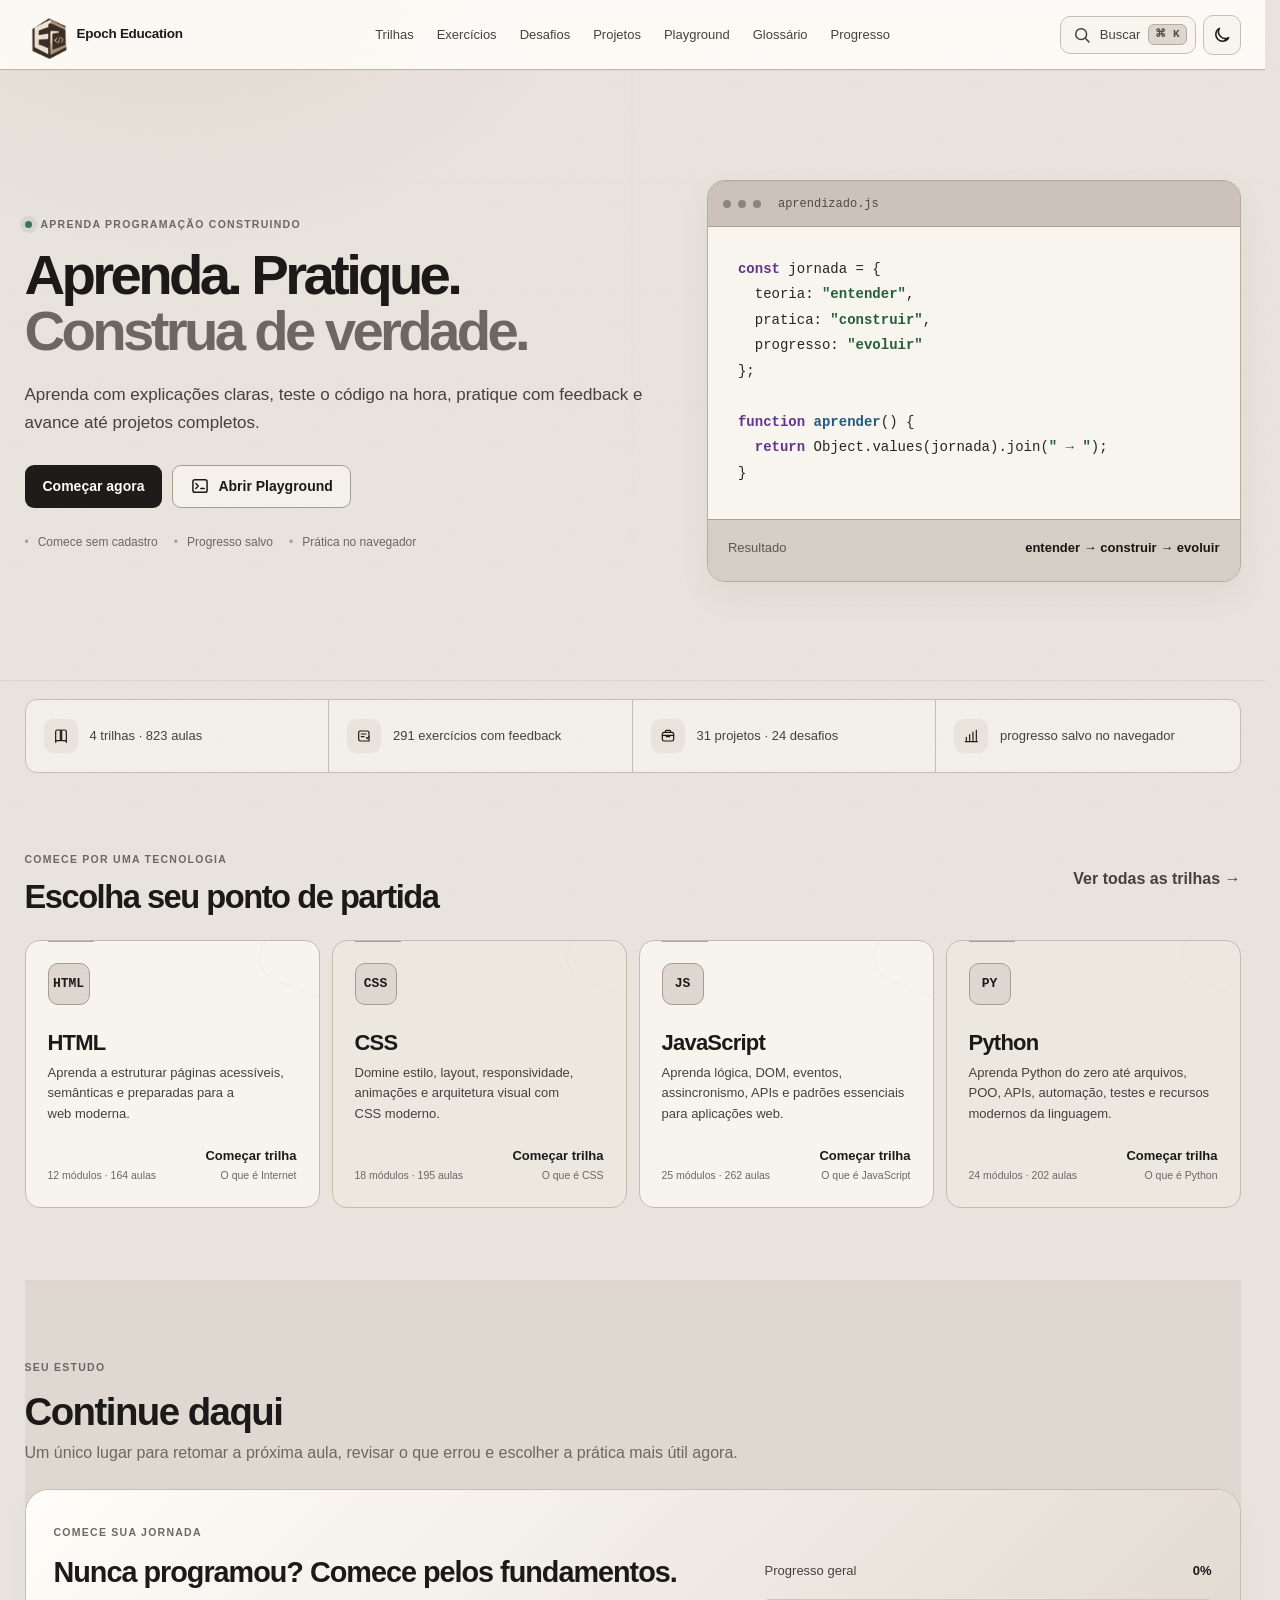
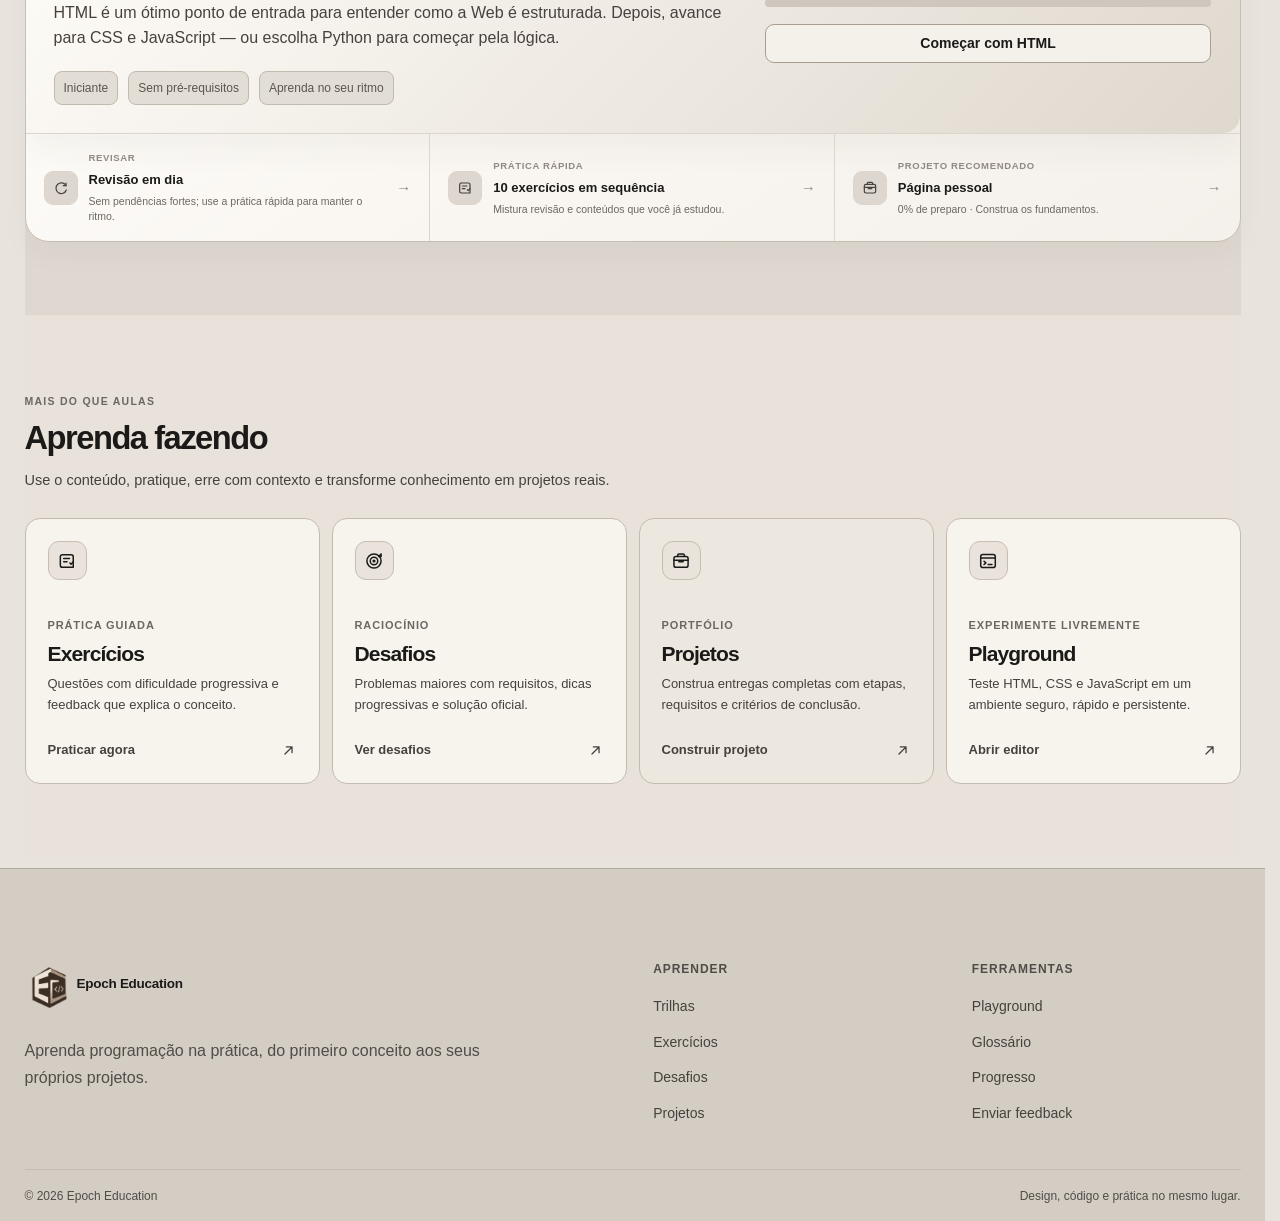
<file: index.html>
<!doctype html>
<html lang="pt-BR" data-theme="dark">
<head>
  <meta charset="UTF-8" />
  <meta name="viewport" content="width=device-width, initial-scale=1.0" />
  <meta name="description" content="Epoch Education — aprenda HTML, CSS, JavaScript e Python com aulas completas, exercícios, desafios, projetos e playground interativo." />
  <meta name="theme-color" content="#08090a" />
  <meta name="color-scheme" content="dark light" />
  <title>Epoch Education</title>
  <script>
    (() => {
      try {
        const saved = JSON.parse(localStorage.getItem('enterprise-educacional-state-v2') || '{}');
        const theme = saved.theme === 'light' || saved.theme === 'dark'
          ? saved.theme
          : (window.matchMedia && window.matchMedia('(prefers-color-scheme: light)').matches ? 'light' : 'dark');
        document.documentElement.dataset.theme = theme;
        const meta = document.querySelector('meta[name="theme-color"]');
        if (meta) meta.content = theme === 'light' ? '#f5efe6' : '#08090a';
      } catch {}
    })();
  </script>
  <link id="favicon32" rel="icon" type="image/png" sizes="32x32" href="assets/branding/favicon-32.png?v=53" data-dark-href="assets/branding/favicon-32.png?v=53" data-light-href="assets/branding/favicon-light-32.png?v=53" />
  <link id="favicon16" rel="icon" type="image/png" sizes="16x16" href="assets/branding/favicon-16.png?v=53" data-dark-href="assets/branding/favicon-16.png?v=53" data-light-href="assets/branding/favicon-light-16.png?v=53" />
  <link id="appleTouchIcon" rel="apple-touch-icon" sizes="180x180" href="assets/branding/apple-touch-icon.png?v=53" data-dark-href="assets/branding/apple-touch-icon.png?v=53" data-light-href="assets/branding/apple-touch-icon-light.png?v=53" />
  <script>
    (() => {
      const theme = document.documentElement.dataset.theme;
      const isLight = theme === 'light';
      const setHref = (id, darkHref, lightHref) => {
        const el = document.getElementById(id);
        if (el) el.href = isLight ? lightHref : darkHref;
      };
      setTimeout(() => {
        setHref('favicon32', 'assets/branding/favicon-32.png?v=53', 'assets/branding/favicon-light-32.png?v=53');
        setHref('favicon16', 'assets/branding/favicon-16.png?v=53', 'assets/branding/favicon-light-16.png?v=53');
        setHref('appleTouchIcon', 'assets/branding/apple-touch-icon.png?v=53', 'assets/branding/apple-touch-icon-light.png?v=53');
      }, 0);
    })();
  </script>
  <link rel="manifest" href="manifest.webmanifest?v=53" />
  <meta name="apple-mobile-web-app-capable" content="yes" />
  <meta name="apple-mobile-web-app-status-bar-style" content="black-translucent" />
  <link rel="stylesheet" href="styles.css?v=53" />
</head>
<body>
  <svg class="icon-sprite" aria-hidden="true" focusable="false">
    <symbol id="icon-search" viewBox="0 0 24 24"><circle cx="11" cy="11" r="6.5"/><path d="m16 16 4.25 4.25"/></symbol>
    <symbol id="icon-sun" viewBox="0 0 24 24"><circle cx="12" cy="12" r="3.75"/><path d="M12 2.75v2.1M12 19.15v2.1M2.75 12h2.1M19.15 12h2.1M5.46 5.46l1.48 1.48M17.06 17.06l1.48 1.48M18.54 5.46l-1.48 1.48M6.94 17.06l-1.48 1.48"/></symbol>
    <symbol id="icon-moon" viewBox="0 0 24 24"><path d="M20 15.1A8.15 8.15 0 0 1 8.9 4a8.2 8.2 0 1 0 11.1 11.1Z"/></symbol>
    <symbol id="icon-menu" viewBox="0 0 24 24"><path d="M4 7.25h16M4 12h16M4 16.75h16"/></symbol>
    <symbol id="icon-close" viewBox="0 0 24 24"><path d="m6.25 6.25 11.5 11.5M17.75 6.25l-11.5 11.5"/></symbol>
    <symbol id="icon-html" viewBox="0 0 24 24"><path d="m9 6-6 6 6 6M15 6l6 6-6 6M14 3.75 10 20.25"/></symbol>
    <symbol id="icon-css" viewBox="0 0 24 24"><path d="m12 3 8 4.5-8 4.5-8-4.5L12 3Z"/><path d="m4 12 8 4.5 8-4.5M4 16.5 12 21l8-4.5"/></symbol>
    <symbol id="icon-js" viewBox="0 0 24 24"><path d="M8.5 5.5H6.75A1.75 1.75 0 0 0 5 7.25V10a2 2 0 0 1-2 2 2 2 0 0 1 2 2v2.75a1.75 1.75 0 0 0 1.75 1.75H8.5M15.5 5.5h1.75A1.75 1.75 0 0 1 19 7.25V10a2 2 0 0 0 2 2 2 2 0 0 0-2 2v2.75a1.75 1.75 0 0 1-1.75 1.75H15.5"/></symbol>
    <symbol id="icon-python" viewBox="0 0 24 24"><path d="M7 8.5V6.75A2.75 2.75 0 0 1 9.75 4h4.5A2.75 2.75 0 0 1 17 6.75V11H9.5A2.5 2.5 0 0 0 7 13.5V15"/><path d="M17 15.5v1.75A2.75 2.75 0 0 1 14.25 20h-4.5A2.75 2.75 0 0 1 7 17.25V13h7.5a2.5 2.5 0 0 0 2.5-2.5V9"/><path d="M10 7h.01M14 17h.01"/></symbol>
    <symbol id="icon-exercise" viewBox="0 0 24 24"><path d="M7 4.5h10A2.5 2.5 0 0 1 19.5 7v12.5h-13A2.5 2.5 0 0 1 4 17V7a2.5 2.5 0 0 1 3-2.5Z"/><path d="M8 9h7M8 13h4M15.5 14.5l1.4 1.4 2.6-3"/></symbol>
    <symbol id="icon-challenge" viewBox="0 0 24 24"><circle cx="12" cy="12" r="8.5"/><circle cx="12" cy="12" r="4.5"/><circle cx="12" cy="12" r="1"/><path d="m17.5 6.5 3-3M17.5 6.5h3v-3"/></symbol>
    <symbol id="icon-project" viewBox="0 0 24 24"><rect x="3.5" y="6.5" width="17" height="13" rx="2.5"/><path d="M8 6.5V5a1.5 1.5 0 0 1 1.5-1.5h5A1.5 1.5 0 0 1 16 5v1.5M3.5 11h17M9.5 11v2h5v-2"/></symbol>
    <symbol id="icon-playground" viewBox="0 0 24 24"><rect x="3.25" y="4.25" width="17.5" height="15.5" rx="2.5"/><path d="M3.25 8.25h17.5M7.25 12.25l2.25 2-2.25 2M12.25 16.25h4.5"/></symbol>
    <symbol id="icon-play" viewBox="0 0 24 24"><path d="M9 7.4v9.2l7.3-4.6L9 7.4Z" fill="currentColor" stroke="none"/></symbol>
    <symbol id="icon-progress" viewBox="0 0 24 24"><path d="M5 18.5V14M10 18.5V10M15 18.5V6M20 18.5V3.5"/><path d="M3.5 20.5h18"/></symbol>
    <symbol id="icon-arrow-up-right" viewBox="0 0 24 24"><path d="M7 17 17 7M9 7h8v8"/></symbol>
    <symbol id="icon-check" viewBox="0 0 24 24"><path d="m5.5 12.5 4 4 9-9"/></symbol>
    <symbol id="icon-chevron-down" viewBox="0 0 24 24"><path d="m7 9.5 5 5 5-5"/></symbol>
    <symbol id="icon-clock" viewBox="0 0 24 24"><circle cx="12" cy="12" r="8.5"/><path d="M12 7v5l3.5 2"/></symbol>
    <symbol id="icon-book" viewBox="0 0 24 24"><path d="M4 5.5A2.5 2.5 0 0 1 6.5 3H11v16H6.5A2.5 2.5 0 0 0 4 21.5v-16ZM20 5.5A2.5 2.5 0 0 0 17.5 3H13v16h4.5a2.5 2.5 0 0 1 2.5 2.5v-16Z"/></symbol>
    <symbol id="icon-trophy" viewBox="0 0 24 24"><path d="M8 4h8v4a4 4 0 0 1-8 0V4Z"/><path d="M8 6H4v1.5A4.5 4.5 0 0 0 8.5 12M16 6h4v1.5a4.5 4.5 0 0 1-4.5 4.5M12 12v4M8.5 20h7M10 16h4"/></symbol>
    <symbol id="icon-terminal" viewBox="0 0 24 24"><rect x="3.5" y="4.5" width="17" height="15" rx="2.5"/><path d="m7 9 3 3-3 3M13 15h4"/></symbol>
    <symbol id="icon-expand" viewBox="0 0 24 24"><path d="M8 4H4v4M16 4h4v4M8 20H4v-4M16 20h4v-4"/></symbol>
    <symbol id="icon-copy" viewBox="0 0 24 24"><rect x="8" y="8" width="11" height="11" rx="2"/><path d="M16 8V6a2 2 0 0 0-2-2H6a2 2 0 0 0-2 2v8a2 2 0 0 0 2 2h2"/></symbol>
    <symbol id="icon-save" viewBox="0 0 24 24"><path d="M5 3.75h11l3 3V20H5z"/><path d="M8 3.75v6h8v-6M8 20v-6h8v6"/></symbol>
    <symbol id="icon-folder" viewBox="0 0 24 24"><path d="M3.75 6.5h6l1.75 2h8.75v9.75a2 2 0 0 1-2 2H5.75a2 2 0 0 1-2-2z"/><path d="M3.75 8.5V5.75a2 2 0 0 1 2-2h3.5l1.75 2h7.25a2 2 0 0 1 2 2v.75"/></symbol>
    <symbol id="icon-download" viewBox="0 0 24 24"><path d="M12 3.5v11M7.5 10.5 12 15l4.5-4.5"/><path d="M5 19.5h14"/></symbol>
    <symbol id="icon-upload" viewBox="0 0 24 24"><path d="M12 20.5v-11M7.5 13.5 12 9l4.5 4.5"/><path d="M5 4.5h14"/></symbol>
    <symbol id="icon-database" viewBox="0 0 24 24"><ellipse cx="12" cy="5.5" rx="7.5" ry="3"/><path d="M4.5 5.5v6c0 1.65 3.36 3 7.5 3s7.5-1.35 7.5-3v-6M4.5 11.5v6c0 1.65 3.36 3 7.5 3s7.5-1.35 7.5-3v-6"/></symbol>
    <symbol id="icon-refresh" viewBox="0 0 24 24"><path d="M19.5 8.5A8 8 0 1 0 20 15"/><path d="M19.5 4.5v4h-4"/></symbol>
    <symbol id="icon-stop" viewBox="0 0 24 24"><rect x="6" y="6" width="12" height="12" rx="2"/></symbol>
    <symbol id="icon-desktop" viewBox="0 0 24 24"><rect x="3.5" y="4.5" width="17" height="12" rx="2"/><path d="M8 20h8M12 16.5V20"/></symbol>
    <symbol id="icon-tablet" viewBox="0 0 24 24"><rect x="5.5" y="2.75" width="13" height="18.5" rx="2.5"/><path d="M10.5 17.75h3"/></symbol>
    <symbol id="icon-phone" viewBox="0 0 24 24"><rect x="7" y="2.75" width="10" height="18.5" rx="2.5"/><path d="M10.5 17.75h3"/></symbol>
    <symbol id="icon-bookmark" viewBox="0 0 24 24"><path d="M7 4.25h10a1.75 1.75 0 0 1 1.75 1.75v14l-6.75-4-6.75 4V6A1.75 1.75 0 0 1 7 4.25Z"/></symbol>
    <symbol id="icon-focus" viewBox="0 0 24 24"><path d="M8 4H4v4M16 4h4v4M8 20H4v-4M16 20h4v-4"/><circle cx="12" cy="12" r="3"/></symbol>
    <symbol id="icon-note" viewBox="0 0 24 24"><path d="M5 4.5h14v15H5z"/><path d="M8 8h8M8 12h8M8 16h5"/></symbol>
  </svg>

  <a class="skip-link" href="#main">Pular para o conteúdo</a>

  <header class="site-header" id="siteHeader">
    <div class="shell header-inner">
      <a class="brand" href="#home" aria-label="Epoch Education — início">
        <span class="brand-mark" aria-hidden="true"><img class="brand-symbol" src="assets/branding/enterprise-symbol.png?v=53" data-dark-src="assets/branding/enterprise-symbol.png?v=53" data-light-src="assets/branding/enterprise-symbol-light.png?v=53" alt="" /></span>
        <span class="brand-name">Epoch Education</span>
      </a>

      <nav class="desktop-nav" aria-label="Navegação principal">
        <a href="#trilhas">Trilhas</a>
        <a href="#exercicios">Exercícios</a>
        <a href="#desafios">Desafios</a>
        <a href="#projetos">Projetos</a>
        <a href="#playground">Playground</a>
        <a href="#glossario">Glossário</a>
        <a href="#progresso">Progresso</a>
      </nav>

      <div class="header-actions">
        <button class="search-trigger" id="openSearch" type="button" aria-label="Abrir busca">
          <svg class="ui-icon" aria-hidden="true"><use href="#icon-search"></use></svg>
          <span class="search-trigger-label">Buscar</span><kbd>⌘ K</kbd>
        </button>
        <button class="icon-button theme-toggle" id="themeToggle" type="button" aria-label="Ativar tema claro" title="Alternar tema">
          <span class="theme-toggle-glyph" aria-hidden="true">
            <svg class="ui-icon theme-glyph theme-glyph-sun"><use href="#icon-sun"></use></svg>
            <svg class="ui-icon theme-glyph theme-glyph-moon"><use href="#icon-moon"></use></svg>
          </span>
        </button>
        <button class="icon-button mobile-menu-button" id="mobileMenuButton" type="button" aria-expanded="false" aria-controls="mobileNav" aria-label="Abrir menu">
          <svg class="ui-icon" aria-hidden="true"><use href="#icon-menu"></use></svg>
        </button>
      </div>
    </div>

    <nav class="mobile-nav" id="mobileNav" aria-label="Navegação mobile" hidden>
      <a href="#trilhas">Trilhas</a><a href="#exercicios">Exercícios</a><a href="#desafios">Desafios</a><a href="#projetos">Projetos</a><a href="#playground">Playground</a><a href="#glossario">Glossário</a><a href="#progresso">Progresso</a>
    </nav>
  </header>

  <main id="main" tabindex="-1">
    <section class="page active" data-page="home" id="home">
      <div class="hero-wrap">
        <div class="shell hero-grid">
          <div class="hero-copy">
            <div class="eyebrow"><span class="status-dot"></span> Aprenda programação construindo</div>
            <h1>Aprenda. Pratique.<br><span class="text-muted">Construa de verdade.</span></h1>
            <p class="hero-lead">Aprenda com explicações claras, teste o código na hora, pratique com feedback e avance até projetos completos.</p>
            <div class="hero-actions"><a class="button primary" href="#trilhas">Começar agora</a><a class="button secondary" href="#playground"><svg class="ui-icon"><use href="#icon-terminal"></use></svg>Abrir Playground</a></div>
            <div class="hero-meta" aria-label="Recursos da plataforma"><span>Comece sem cadastro</span><span>Progresso salvo</span><span>Prática no navegador</span></div>
          </div>

          <div class="hero-panel" aria-label="Prévia do aprendizado">
            <div class="terminal-top"><span></span><span></span><span></span><div>aprendizado.js</div></div>
            <pre><code><span class="code-keyword">const</span> jornada = {
  teoria: <span class="code-string">"entender"</span>,
  pratica: <span class="code-string">"construir"</span>,
  progresso: <span class="code-string">"evoluir"</span>
};

<span class="code-keyword">function</span> <span class="code-fn">aprender</span>() {
  <span class="code-keyword">return</span> Object.values(jornada).join(<span class="code-string">" → "</span>);
}</code></pre>
            <div class="terminal-result"><span>Resultado</span><strong>entender → construir → evoluir</strong></div>
          </div>
        </div>
      </div>

      <div class="shell platform-strip" id="platformStrip" aria-label="Destaques da plataforma"></div>

      <div class="shell section-block section-tone-a">
        <div class="section-heading compact"><div><span class="eyebrow simple">Comece por uma tecnologia</span><h2>Escolha seu ponto de partida</h2></div><a class="text-link" href="#trilhas">Ver todas as trilhas →</a></div>
        <div class="tech-grid" id="homeTechGrid"></div>
      </div>

      <div class="shell section-block continue-section section-tone-b" id="continueSection">
        <div class="continue-section-heading"><span class="eyebrow simple">Seu estudo</span><h2>Continue daqui</h2><p>Um único lugar para retomar a próxima aula, revisar o que errou e escolher a prática mais útil agora.</p></div>
        <div class="continue-dashboard">
          <div class="continue-card">
            <div class="continue-copy"><span class="eyebrow simple" id="continueEyebrow">Seu próximo passo</span><h3 id="continueTitle">Comece sua jornada.</h3><p id="continueText">Escolha uma trilha e avance em uma sequência pensada para transformar teoria em prática.</p><div class="continue-meta" id="continueMeta"></div></div>
            <div class="continue-progress"><div class="progress-label"><span id="continueLabel">Progresso geral</span><strong id="continuePercent">0%</strong></div><div class="progress"><span id="continueBar" style="width:0%"></span></div><a class="button secondary" id="continueButton" href="#trilhas">Explorar trilhas</a></div>
          </div>
          <div class="smart-learning-grid" id="smartLearningGrid" aria-label="Recomendações de estudo"></div>
        </div>
      </div>

      <div class="shell section-block section-tone-c">
        <div class="section-heading"><div><span class="eyebrow simple">Mais do que aulas</span><h2>Aprenda fazendo</h2><p>Use o conteúdo, pratique, erre com contexto e transforme conhecimento em projetos reais.</p></div></div>
        <div class="feature-grid">
          <a class="feature-card feature-exercises" href="#exercicios"><span class="feature-icon"><svg class="ui-icon"><use href="#icon-exercise"></use></svg></span><span class="feature-kicker">Prática guiada</span><h3>Exercícios</h3><p>Questões com dificuldade progressiva e feedback que explica o conceito.</p><span class="feature-link">Praticar agora <svg class="ui-icon"><use href="#icon-arrow-up-right"></use></svg></span></a>
          <a class="feature-card feature-challenges" href="#desafios"><span class="feature-icon"><svg class="ui-icon"><use href="#icon-challenge"></use></svg></span><span class="feature-kicker">Raciocínio</span><h3>Desafios</h3><p>Problemas maiores com requisitos, dicas progressivas e solução oficial.</p><span class="feature-link">Ver desafios <svg class="ui-icon"><use href="#icon-arrow-up-right"></use></svg></span></a>
          <a class="feature-card feature-projects" href="#projetos"><span class="feature-icon"><svg class="ui-icon"><use href="#icon-project"></use></svg></span><span class="feature-kicker">Portfólio</span><h3>Projetos</h3><p>Construa entregas completas com etapas, requisitos e critérios de conclusão.</p><span class="feature-link">Construir projeto <svg class="ui-icon"><use href="#icon-arrow-up-right"></use></svg></span></a>
          <a class="feature-card feature-playground" href="#playground"><span class="feature-icon"><svg class="ui-icon"><use href="#icon-playground"></use></svg></span><span class="feature-kicker">Experimente livremente</span><h3>Playground</h3><p>Teste HTML, CSS e JavaScript em um ambiente seguro, rápido e persistente.</p><span class="feature-link">Abrir editor <svg class="ui-icon"><use href="#icon-arrow-up-right"></use></svg></span></a>
        </div>
      </div>
    </section>

    <section class="page" data-page="trilhas" id="trilhas"><div class="shell page-shell"><div class="page-header"><span class="eyebrow simple">Trilhas de aprendizado</span><h1>Do primeiro código ao seu primeiro projeto.</h1><p>Quatro trilhas completas, organizadas em módulos progressivos e conectadas a exercícios, desafios e projetos.</p></div>
        <section class="learning-roadmap" aria-labelledby="roadmapTitle">
          <div class="learning-roadmap-head"><div><span class="eyebrow simple">Mapa da trilha</span><h2 id="roadmapTitle">Veja exatamente onde você está.</h2><p>Escolha uma tecnologia para visualizar módulos concluídos, o ponto atual e o que vem depois.</p></div><div class="roadmap-course-tabs" id="roadmapCourseTabs" role="tablist" aria-label="Escolher trilha"></div></div>
          <div class="roadmap-stage" id="roadmapMap" role="tabpanel" aria-live="polite"></div>
        </section>
        <div class="track-grid" id="trackGrid"></div></div></section>

    <section class="page" data-page="aula" id="aula">
      <div class="lesson-reading-progress" aria-hidden="true"><span id="lessonReadingBar"></span></div>
      <div class="shell lesson-layout">
        <aside class="lesson-sidebar" aria-label="Conteúdo do curso">
          <button class="lesson-mobile-toggle" id="lessonMobileToggle" type="button" aria-expanded="false"><span>Conteúdo do curso</span><svg class="ui-icon"><use href="#icon-chevron-down"></use></svg></button>
          <div class="lesson-sidebar-body" id="lessonSidebarBody">
            <div class="sidebar-heading"><span class="eyebrow simple" id="lessonCourseCode">Curso</span><h2 id="lessonCourseTitle">Conteúdo</h2><p id="lessonModuleLabel"></p></div>
            <label class="lesson-nav-search" for="lessonNavSearch"><svg class="ui-icon" aria-hidden="true"><use href="#icon-search"></use></svg><input id="lessonNavSearch" type="search" placeholder="Buscar aula neste curso..." autocomplete="off" /></label>
            <nav id="lessonNav" class="lesson-nav"></nav>
            <div class="sidebar-progress"><div class="progress-label"><span>Progresso da trilha</span><strong id="lessonCoursePercent">0%</strong></div><div class="progress"><span id="lessonCourseBar"></span></div></div>
          </div>
        </aside>
        <article class="lesson-content" id="lessonContent"></article>
      </div>
    </section>

    <section class="page" data-page="exercicios" id="exercicios"><div class="shell page-shell"><div class="page-header split"><div><span class="eyebrow simple">Prática guiada</span><h1>Exercícios</h1><p>Resolva, receba feedback e entenda o motivo de cada resposta.</p></div><a class="button secondary" href="#progresso">Ver progresso</a></div><div class="exercise-toolbar" aria-label="Filtros de exercício" id="exerciseFilters"></div><div class="exercise-layout"><aside class="exercise-list-panel" id="exerciseListPanel"><button class="exercise-list-toggle" id="exerciseListToggle" type="button" aria-expanded="false" aria-controls="exerciseListBody"><span><small>Lista de exercícios</small><strong id="exerciseListToggleMeta">Abrir exercícios</strong></span><svg class="ui-icon" aria-hidden="true"><use href="#icon-chevron-down"></use></svg></button><div class="exercise-list-body" id="exerciseListBody"><div class="exercise-list-meta" id="exerciseListMeta"></div><div class="exercise-list" id="exerciseList"></div></div></aside><div class="exercise-card" id="exerciseCard"></div></div></div></section>

    <section class="page" data-page="desafios" id="desafios"><div class="shell page-shell"><div class="page-header"><span class="eyebrow simple">Teste seu raciocínio</span><h1>Desafios</h1><p>Problemas maiores para combinar conceitos, praticar autonomia e recorrer a dicas apenas quando precisar.</p></div><div class="challenge-grid" id="challengeGrid"></div></div></section>

    <section class="page" data-page="projetos" id="projetos"><div class="shell page-shell"><div class="page-header"><span class="eyebrow simple">Construa algo real</span><h1>Projetos</h1><p>Entregas completas com objetivo, etapas, requisitos e extensões para levar seu aprendizado ao portfólio.</p></div><div class="project-grid" id="projectGrid"></div></div></section>

    <section class="page" data-page="playground" id="playground">
      <div class="shell playground-shell">
        <div class="page-header split compact-bottom"><div><span class="eyebrow simple">Laboratório de código</span><h1>Playground</h1><p>Programe em HTML, CSS, JavaScript e Python. Visualize páginas, acompanhe o console e execute Python 3 diretamente no navegador.</p></div><div class="playground-actions"><div class="preset-picker" id="presetPicker"><button class="preset-trigger" id="presetTrigger" type="button" aria-expanded="false" aria-controls="presetMenu"><span class="preset-trigger-icon" aria-hidden="true"><svg class="ui-icon"><use href="#icon-playground"></use></svg></span><span class="preset-trigger-copy"><small>Modelo</small><strong id="presetCurrentLabel">Exemplo inicial</strong></span><svg class="ui-icon preset-chevron" aria-hidden="true"><use href="#icon-chevron-down"></use></svg></button><div class="preset-menu" id="presetMenu" hidden><div class="preset-menu-head"><div><span class="detail-kicker">Comece mais rápido</span><strong>Modelos de código</strong><p>Escolha uma base pronta para estudar, testar ou modificar.</p></div></div><div class="preset-options" id="presetOptions"></div></div><select id="playgroundPreset" hidden aria-hidden="true"></select></div><button class="button secondary" id="resetPlayground" title="Restaurar o código do modelo atual">Restaurar</button></div></div>
        <div class="playground-runtime-note"><span class="runtime-dot"></span><strong>Execução segura</strong><span>Web em iframe sandbox · Python em Web Worker com Pyodide carregado sob demanda</span></div>
        <div class="workbench" id="workbench">
          <section class="editor-pane">
            <div class="pane-head editor-pane-head"><div class="tabs" role="tablist" aria-label="Linguagens" id="editorTabs"><button role="tab" aria-selected="true" data-lang="html"><svg class="ui-icon"><use href="#icon-html"></use></svg>HTML</button><button role="tab" aria-selected="false" data-lang="css"><svg class="ui-icon"><use href="#icon-css"></use></svg>CSS</button><button role="tab" aria-selected="false" data-lang="js"><svg class="ui-icon"><use href="#icon-js"></use></svg>JavaScript</button><button role="tab" aria-selected="false" data-lang="python"><svg class="ui-icon"><use href="#icon-python"></use></svg>Python</button></div><div class="pane-tools"><div class="editor-main-actions"><button class="text-button playground-save-button" id="savePlaygroundProject" type="button" title="Escolher linguagens e salvar como projeto"><svg class="ui-icon"><use href="#icon-save"></use></svg>Salvar</button><button class="text-button" id="openSavedCodes" type="button"><svg class="ui-icon"><use href="#icon-folder"></use></svg>Meus códigos</button><button class="text-button" id="playgroundHistoryToggle" type="button" aria-expanded="false" aria-controls="playgroundHistoryPanel"><svg class="ui-icon"><use href="#icon-clock"></use></svg>Histórico</button></div><details class="editor-more-menu"><summary>Mais <svg class="ui-icon"><use href="#icon-chevron-down"></use></svg></summary><div class="editor-more-popover"><button class="editor-more-action" id="formatCode" type="button" title="Organizar indentação (Alt+Shift+F)">Formatar código <kbd>Alt ⇧ F</kbd></button><button class="editor-more-action" id="verifyCurrentCode" type="button"><span>Verificar código</span><kbd>Testes</kbd></button><button class="editor-more-action" id="copyCode" type="button"><span>Copiar código</span><kbd>Ctrl C</kbd></button><button class="editor-more-action danger" id="clearEditor" type="button">Limpar editor</button><button class="editor-more-action danger" id="clearAllEditors" type="button">Limpar tudo</button></div></details><button class="pane-icon-button" id="fullscreenPlayground" type="button" aria-label="Editor em tela cheia" title="Editor em tela cheia"><svg class="ui-icon"><use href="#icon-expand"></use></svg></button></div></div>
            <div class="playground-history-panel" id="playgroundHistoryPanel" hidden><div class="playground-history-head"><div><strong>Histórico do código</strong><span>Versões salvas automaticamente neste navegador.</span></div><button class="text-button" id="clearPlaygroundHistory" type="button">Limpar histórico</button></div><div class="playground-history-list" id="playgroundHistoryList"></div></div>
            <div class="editor-findbar" id="editorFindbar" hidden><label><span>Buscar</span><input id="editorFindInput" type="search" autocomplete="off" spellcheck="false" placeholder="Texto no arquivo..." /></label><span class="editor-find-count" id="editorFindCount">0/0</span><button class="pane-icon-button" id="editorFindPrev" type="button" aria-label="Ocorrência anterior" title="Anterior">↑</button><button class="pane-icon-button" id="editorFindNext" type="button" aria-label="Próxima ocorrência" title="Próxima">↓</button><button class="pane-icon-button" id="editorFindClose" type="button" aria-label="Fechar busca" title="Fechar">×</button></div>
            <div class="editor-body"><div class="editor-gutter" id="editorGutter" aria-hidden="true">1</div><div class="editor-code-wrap" id="editorCodeWrap"><div class="editor-active-line" id="editorActiveLine" aria-hidden="true"></div><pre class="code-highlight" id="codeHighlight" aria-hidden="true"><code></code></pre><div class="editor-marker-layer" id="editorMarkerLayer" aria-hidden="true"></div><textarea id="codeEditor" spellcheck="false" aria-label="Editor de código" aria-describedby="editorProblemsSummary" autocomplete="off" autocapitalize="off" wrap="off"></textarea><div class="editor-autocomplete" id="editorAutocomplete" role="listbox" aria-label="Sugestões de código" hidden></div><div class="editor-hover-doc" id="editorHoverDoc" role="tooltip" hidden></div></div></div>
            <div class="editor-problems" id="editorProblems" hidden><div class="editor-problems-head"><div><strong>Problemas no código</strong><span id="editorProblemsSummary">Nenhum problema detectado.</span></div><button class="text-button" id="closeEditorProblems" type="button">Fechar</button></div><div class="editor-problems-list" id="editorProblemsList"></div></div>
            <div class="python-stdin-panel" id="pythonStdinPanel" hidden><div><strong>Entrada padrão (stdin)</strong><span>Uma linha para cada chamada de <code>input()</code></span></div><textarea id="pythonStdin" rows="3" spellcheck="false" placeholder="Marina&#10;18" aria-label="Entrada padrão para o programa Python"></textarea></div>
            <div class="editor-statusbar"><span id="editorLanguageStatus">HTML</span><span id="editorMetrics">1 linha · 0 caracteres</span><span id="editorCursorStatus">Ln 1, Col 1</span><button class="editor-problems-status clean" id="editorProblemsStatus" type="button" aria-expanded="false" aria-controls="editorProblems">✓ Sem problemas</button><button class="saved-project-status" id="savedProjectStatus" type="button" hidden title="Abrir Meus códigos"><svg class="ui-icon"><use href="#icon-folder"></use></svg><span id="savedProjectStatusText"></span></button><span class="autosave-status"><span class="autosave-dot"></span>Salvo automaticamente</span><span class="editor-shortcut">Executar <kbd>Ctrl ↵</kbd></span></div>
          </section>
          <div class="workbench-resizer" id="workbenchResizer" role="separator" aria-orientation="vertical" aria-label="Redimensionar editor e resultado" tabindex="0"></div>
          <section class="preview-pane">
            <div class="pane-head preview-pane-head"><div class="preview-heading"><strong id="previewTitle">Resultado</strong><span class="runtime-badge" id="runtimeBadge">Web sandbox</span></div><div class="preview-tools"><button class="preview-action" id="clearPythonOutput" type="button" hidden title="Limpar saída do Python"><svg class="ui-icon"><use href="#icon-close"></use></svg><span>Limpar</span></button><div class="viewport-switch" id="viewportSwitch" role="group" aria-label="Largura da prévia"><button type="button" class="active" data-viewport="desktop" aria-label="Prévia desktop" title="Desktop"><svg class="ui-icon"><use href="#icon-desktop"></use></svg></button><button type="button" data-viewport="tablet" aria-label="Prévia tablet" title="Tablet"><svg class="ui-icon"><use href="#icon-tablet"></use></svg></button><button type="button" data-viewport="mobile" aria-label="Prévia mobile" title="Mobile"><svg class="ui-icon"><use href="#icon-phone"></use></svg></button></div><button class="preview-run-button" id="runPlayground" type="button" aria-label="Executar código" title="Executar código (Ctrl + Enter)"><svg class="ui-icon"><use href="#icon-play"></use></svg><span class="visually-hidden">Executar</span></button><button class="preview-stop-button" id="stopPython" type="button" hidden aria-label="Parar execução do Python" title="Parar execução"><svg class="ui-icon"><use href="#icon-stop"></use></svg><span class="visually-hidden">Parar</span></button><button class="preview-action" id="runResultFullscreen" type="button" title="Mostrar resultado em tela cheia"><svg class="ui-icon"><use href="#icon-expand"></use></svg><span>Tela cheia</span></button><span id="runStatus" class="run-status" aria-live="polite">Pronto</span></div></div>
            <div class="preview-stage" id="previewStage"><div class="preview-device" id="previewDevice" data-viewport="desktop"><iframe id="previewFrame" title="Resultado do código" sandbox="allow-scripts"></iframe><div class="tkinter-runtime" id="tkinterRuntime" hidden aria-live="polite" aria-label="Resultado visual do Tkinter Web Lite"></div><div class="python-runtime" id="pythonRuntime" hidden><div class="python-runtime-hero"><span class="python-runtime-icon"><svg class="ui-icon"><use href="#icon-python"></use></svg></span><div><strong>Python 3 no navegador</strong><p id="pythonRuntimeText">Execute o código para iniciar o runtime. Na primeira vez, o Pyodide será carregado pela internet.</p></div></div><div class="python-runtime-stats"><span>WebAssembly</span><span>Worker isolado</span><span>stdout / stderr</span></div></div></div><div class="fullscreen-hint" id="resultFullscreenHint" hidden>Pressione <kbd>Esc</kbd> para sair</div></div>
            <div class="console-panel" id="consolePanel"><div class="console-head"><div class="console-title-wrap"><strong id="consoleTitle">Console</strong><span id="consoleHint">JavaScript</span><span class="console-unread" id="consoleUnread" hidden>0</span></div><div class="console-actions"><button class="text-button" id="clearConsole" type="button">Limpar</button><button class="console-toggle" id="toggleConsole" type="button" aria-expanded="true"><span id="toggleConsoleText">Ocultar</span><svg class="ui-icon"><use href="#icon-chevron-down"></use></svg></button></div></div><div class="console-output" id="playgroundConsole" aria-live="polite"><div class="console-empty">Execute o código para ver logs e erros aqui.</div></div></div>
          </section>
        </div>
      </div>
    </section>

    <section class="page" data-page="glossario" id="glossario"><div class="shell page-shell"><div class="page-header"><span class="eyebrow simple">Conceitos sem complicação</span><h1>Glossário</h1><p>Definições curtas, explicações e conexões com as aulas em que cada conceito aparece.</p></div><div class="glossary-layout"><div class="glossary-list-panel"><div class="glossary-controls"><label class="search-field"><svg class="ui-icon" aria-hidden="true"><use href="#icon-search"></use></svg><input id="glossarySearch" type="search" placeholder="Buscar conceito, linguagem ou termo..." /></label><section class="glossary-filter-group" aria-labelledby="glossaryCategoryLabel"><div class="glossary-filter-heading"><span id="glossaryCategoryLabel">Categoria</span></div><div class="glossary-categories" id="glossaryCategories" aria-label="Categorias do glossário"></div></section><section class="glossary-filter-group glossary-letter-group" aria-labelledby="glossaryLetterLabel"><div class="glossary-filter-heading"><span id="glossaryLetterLabel">Inicial</span><span class="glossary-result-meta" id="glossaryResultMeta"></span></div><div class="alphabet" id="alphabet" aria-label="Filtrar glossário por letra"></div></section></div><div class="glossary-list" id="glossaryList"></div></div><article class="glossary-detail" id="glossaryDetail"></article></div></div></section>

    <section class="page" data-page="progresso" id="progresso">
      <div class="shell page-shell progress-page-shell">
        <div class="page-header split progress-page-header">
          <div><span class="eyebrow simple">Seu aprendizado</span><h1>Progresso</h1><p>Veja onde você está, o que merece revisão e qual é o melhor próximo passo.</p></div>
          <button class="button danger-ghost compact" id="resetProgress" type="button">Redefinir progresso</button>
        </div>

        <div class="progress-overview" id="progressSummary"></div>

        <section class="progress-section progress-journey-section" aria-labelledby="progressJourneyTitle">
          <div class="section-heading compact"><div><span class="eyebrow simple">Agora</span><h2 id="progressJourneyTitle">Seu próximo passo</h2></div></div>
          <div id="progressJourney"></div>
        </section>

        <section class="progress-section" aria-labelledby="progressTracksTitle">
          <div class="section-heading compact progress-section-heading"><div><span class="eyebrow simple">Trilhas</span><h2 id="progressTracksTitle">Seu caminho por tecnologia</h2></div><a class="text-link" href="#trilhas">Ver todas as trilhas →</a></div>
          <div class="progress-track-list" id="progressTracks"></div>
        </section>

        <section class="progress-section learning-intelligence-section" aria-labelledby="progressReviewTitle">
          <div class="section-heading compact"><div><span class="eyebrow simple">Revisão inteligente</span><h2 id="progressReviewTitle">O que merece sua atenção</h2></div></div>
          <div class="review-center" id="reviewCenter"></div>
        </section>

        <section class="progress-section learning-intelligence-section" id="progressMasterySection" aria-labelledby="progressMasteryTitle" hidden>
          <div class="section-heading compact"><div><span class="eyebrow simple">Em andamento</span><h2 id="progressMasteryTitle">Assuntos que você está desenvolvendo</h2></div></div>
          <div class="mastery-grid" id="masteryGrid"></div>
        </section>

        <section class="progress-section" id="progressProjectsSection" aria-labelledby="progressProjectsTitle" hidden>
          <div class="section-heading compact progress-section-heading"><div><span class="eyebrow simple">Projetos</span><h2 id="progressProjectsTitle">Projetos em andamento</h2></div><a class="text-link" href="#projetos">Ver projetos →</a></div>
          <div class="progress-projects" id="progressProjects"></div>
        </section>

        <section class="study-history-section progress-section" aria-labelledby="studyHistoryTitle">
          <div class="section-heading compact"><div><span class="eyebrow simple">Histórico de estudo</span><h2 id="studyHistoryTitle">Atividade das últimas 12 semanas</h2></div><div class="study-history-summary" id="studyHistorySummary"></div></div>
          <div class="study-heatmap-wrap"><div class="study-heatmap" id="studyHeatmap" role="img" aria-label="Calendário de atividade de estudo"></div><div class="study-heatmap-legend"><span>Menos</span><i data-level="0"></i><i data-level="1"></i><i data-level="2"></i><i data-level="3"></i><i data-level="4"></i><span>Mais</span></div></div>
          <div class="progress-activity" id="progressActivity"></div>
        </section>

        <section class="achievement-section progress-section" aria-labelledby="progressAchievementsTitle">
          <div class="section-heading compact"><div><span class="eyebrow simple">Marcos</span><h2 id="progressAchievementsTitle">Conquistas relevantes</h2></div></div>
          <div class="achievement-grid" id="achievementGrid"></div>
        </section>

        <details class="progress-utilities">
          <summary><span><svg class="ui-icon"><use href="#icon-database"></use></svg><strong>Dados, conta e dispositivo</strong></span><small>Backup, sincronização e instalação</small></summary>
          <div class="progress-utilities-body">
            <section class="data-management-card" aria-labelledby="dataManagementTitle"><div class="data-management-copy"><span class="data-management-icon"><svg class="ui-icon"><use href="#icon-database"></use></svg></span><div><span class="detail-kicker">Seus dados</span><h2 id="dataManagementTitle">Backup e restauração</h2><p>Proteja progresso, notas, checkpoints, histórico do Playground e projetos salvos em um único arquivo.</p></div></div><div class="data-management-actions"><button class="button secondary" id="exportDataBackup" type="button"><svg class="ui-icon"><use href="#icon-download"></use></svg>Baixar backup</button><button class="button secondary" id="importDataBackup" type="button"><svg class="ui-icon"><use href="#icon-upload"></use></svg>Restaurar backup</button><input id="dataBackupInput" type="file" accept="application/json,.json,.ee-backup" hidden></div></section>
            <div class="platform-tools-grid">
              <section class="platform-tool-card cloud-card" aria-labelledby="cloudSyncTitle"><div class="platform-tool-icon"><svg class="ui-icon"><use href="#icon-database"></use></svg></div><div class="platform-tool-copy"><span class="detail-kicker">Conta e nuvem</span><h2 id="cloudSyncTitle">Sincronização entre dispositivos</h2><p>Conecte um backend Supabase para levar progresso, notas e projetos salvos para outros dispositivos.</p><div class="platform-tool-status" id="cloudSyncStatus"><span class="status-dot"></span><span>Não configurado</span></div></div><div class="platform-tool-actions"><button class="button secondary" id="openCloudSync" type="button">Configurar nuvem</button></div></section>
              <section class="platform-tool-card pwa-card" aria-labelledby="installAppTitle"><div class="platform-tool-icon"><svg class="ui-icon"><use href="#icon-download"></use></svg></div><div class="platform-tool-copy"><span class="detail-kicker">Offline</span><h2 id="installAppTitle">Instalar como aplicativo</h2><p>Quando publicado por HTTPS, o site pode ser instalado e manter aulas e interface disponíveis offline.</p><div class="platform-tool-status" id="pwaStatus"><span class="status-dot"></span><span>Verificando disponibilidade…</span></div></div><div class="platform-tool-actions"><button class="button secondary" id="installPwaButton" type="button" disabled>Instalar aplicativo</button></div></section>
            </div>
          </div>
        </details>
      </div>
    </section>

    <section class="page" data-page="not-found" id="notFound"><div class="shell not-found"><div class="not-found-code">404</div><span class="eyebrow simple">Rota não encontrada</span><h1>Essa rota saiu do código.</h1><p>O conteúdo que você procurou não existe ou mudou de lugar.</p><div class="hero-actions"><a class="button primary" href="#home">Voltar para Home</a><a class="button secondary" href="#trilhas">Explorar Trilhas</a></div></div></section>
  </main>

  <footer class="site-footer">
    <div class="shell footer-grid"><div class="footer-brand"><a class="brand" href="#home"><span class="brand-mark" aria-hidden="true"><img class="brand-symbol" src="assets/branding/enterprise-symbol.png?v=53" data-dark-src="assets/branding/enterprise-symbol.png?v=53" data-light-src="assets/branding/enterprise-symbol-light.png?v=53" alt="" /></span><span class="brand-name">Epoch Education</span></a><p>Aprenda programação na prática, do primeiro conceito aos seus próprios projetos.</p></div><div><h2>Aprender</h2><a href="#trilhas">Trilhas</a><a href="#exercicios">Exercícios</a><a href="#desafios">Desafios</a><a href="#projetos">Projetos</a></div><div><h2>Ferramentas</h2><a href="#playground">Playground</a><a href="#glossario">Glossário</a><a href="#progresso">Progresso</a><button class="footer-link-button" id="openFeedback" type="button">Enviar feedback</button></div></div>
    <div class="shell footer-bottom"><span>© 2026 Epoch Education</span><span>Design, código e prática no mesmo lugar.</span></div>
  </footer>

  <dialog class="search-dialog" id="searchDialog" aria-label="Busca global">
    <form method="dialog" class="search-modal"><div class="search-modal-head"><label class="search-field modal-search"><svg class="ui-icon" aria-hidden="true"><use href="#icon-search"></use></svg><input id="globalSearch" type="search" aria-label="Buscar no Epoch Education" placeholder="Buscar aulas, módulos, exercícios, projetos..." autocomplete="off" /></label><button class="icon-button" value="cancel" aria-label="Fechar busca"><svg class="ui-icon" aria-hidden="true"><use href="#icon-close"></use></svg></button></div><div class="search-results" id="searchResults"></div><div class="search-hint"><span><kbd>Ctrl/⌘ K</kbd> buscar</span><span><kbd>↑↓</kbd> navegar</span><span><kbd>Enter</kbd> abrir</span><span><kbd>Esc</kbd> fechar</span></div></form>
  </dialog>

  <dialog class="saved-code-dialog" id="saveCodeDialog" aria-labelledby="saveCodeDialogTitle">
    <form class="saved-code-modal" id="saveCodeForm">
      <div class="saved-code-dialog-head"><div><span class="detail-kicker">Playground</span><strong id="saveCodeDialogTitle">Salvar código</strong><p>Escolha exatamente quais linguagens fazem parte deste projeto.</p></div><button class="icon-button" id="closeSaveCodeDialog" type="button" aria-label="Fechar"><svg class="ui-icon"><use href="#icon-close"></use></svg></button></div>
      <div class="saved-code-dialog-body">
        <label class="saved-code-name"><span>Nome do projeto</span><input id="savedCodeName" type="text" maxlength="80" autocomplete="off" placeholder="Ex.: Landing page pessoal" /></label>
        <fieldset class="saved-code-language-fieldset"><legend>O que deseja salvar?</legend><div class="saved-code-language-grid">
          <label class="saved-code-language"><input type="checkbox" value="html" data-save-language /><span class="saved-code-language-icon"><svg class="ui-icon"><use href="#icon-html"></use></svg></span><span><strong>HTML</strong><small>Estrutura da página</small></span></label>
          <label class="saved-code-language"><input type="checkbox" value="css" data-save-language /><span class="saved-code-language-icon"><svg class="ui-icon"><use href="#icon-css"></use></svg></span><span><strong>CSS</strong><small>Estilos e layout</small></span></label>
          <label class="saved-code-language"><input type="checkbox" value="js" data-save-language /><span class="saved-code-language-icon"><svg class="ui-icon"><use href="#icon-js"></use></svg></span><span><strong>JavaScript</strong><small>Comportamento da página</small></span></label>
          <label class="saved-code-language"><input type="checkbox" value="python" data-save-language /><span class="saved-code-language-icon"><svg class="ui-icon"><use href="#icon-python"></use></svg></span><span><strong>Python</strong><small>Programa e saída textual</small></span></label>
        </div></fieldset>
        <div class="saved-code-storage-note"><svg class="ui-icon"><use href="#icon-folder"></use></svg><span><strong>Salvo neste navegador.</strong> O Epoch Education usa IndexedDB e mantém um fallback local quando necessário.</span></div>
        <p class="saved-code-validation" id="saveCodeValidation" hidden></p>
      </div>
      <div class="saved-code-dialog-actions"><button class="button secondary" id="saveCodeAsNew" type="button" hidden>Salvar como novo</button><span></span><button class="button secondary" id="cancelSaveCode" type="button">Cancelar</button><button class="button primary" id="confirmSaveCode" type="submit">Salvar projeto</button></div>
    </form>
  </dialog>

  <dialog class="saved-code-dialog saved-codes-library-dialog" id="savedCodesDialog" aria-label="Meus códigos salvos">
    <div class="saved-code-modal">
      <div class="saved-code-dialog-head"><div><span class="detail-kicker">Banco local</span><strong>Meus códigos</strong><p>Projetos que você decidiu guardar permanentemente neste navegador.</p></div><button class="icon-button" id="closeSavedCodesDialog" type="button" aria-label="Fechar"><svg class="ui-icon"><use href="#icon-close"></use></svg></button></div>
      <div class="saved-codes-toolbar"><label class="search-field"><svg class="ui-icon"><use href="#icon-search"></use></svg><input id="savedCodesSearch" type="search" aria-label="Buscar projeto salvo" autocomplete="off" placeholder="Buscar projeto salvo..." /></label><div class="saved-codes-toolbar-actions"><span id="savedCodesCount">0 projetos</span><button class="button secondary compact" id="importSavedCodeFiles" type="button"><svg class="ui-icon"><use href="#icon-upload"></use></svg>Importar</button><input id="savedCodeImportInput" type="file" accept=".zip,.html,.htm,.css,.js,.mjs,.py,.json,.eeproject" multiple hidden></div></div>
      <div class="saved-codes-list" id="savedCodesList"></div>
      <div class="saved-codes-footer"><span><strong>Exportar</strong> gera um ZIP com arquivos reais do projeto. <strong>Importar</strong> aceita esse ZIP ou arquivos HTML/CSS/JS/Python.</span><button class="button secondary" id="newSavedCodeFromLibrary" type="button">Salvar código atual</button></div>
    </div>
  </dialog>

  <dialog class="saved-code-dialog cloud-sync-dialog" id="cloudSyncDialog" aria-label="Conta e sincronização em nuvem">
    <form class="saved-code-modal cloud-sync-modal" id="cloudSyncForm" method="dialog">
      <div class="saved-code-dialog-head"><div><span class="detail-kicker">Sincronização opcional</span><strong>Conta e nuvem</strong><p>O site continua funcionando sem conta. Para sincronizar, conecte seu próprio projeto Supabase.</p></div><button class="icon-button" id="closeCloudSync" type="button" aria-label="Fechar"><svg class="ui-icon"><use href="#icon-close"></use></svg></button></div>
      <div class="saved-code-dialog-body cloud-sync-body">
        <section class="cloud-config-section"><div class="cloud-section-head"><strong>1. Backend</strong><span id="cloudConfigState">Não configurado</span></div><div class="cloud-fields"><label><span>URL do projeto Supabase</span><input id="cloudProjectUrl" type="url" autocomplete="off" placeholder="https://seu-projeto.supabase.co"></label><label><span>Chave anon/public</span><input id="cloudAnonKey" type="password" autocomplete="off" placeholder="eyJ..."></label></div><p class="cloud-help">A chave pública pode ficar no navegador. Nunca use a service_role. O ZIP do projeto inclui o SQL necessário para criar a tabela protegida por RLS.</p><button class="button secondary compact" id="saveCloudConfig" type="button">Salvar configuração</button></section>
        <section class="cloud-auth-section"><div class="cloud-section-head"><strong>2. Conta</strong><span id="cloudAccountState">Desconectado</span></div><div class="cloud-fields"><label><span>E-mail</span><input id="cloudEmail" type="email" autocomplete="email" placeholder="voce@exemplo.com"></label><label><span>Senha</span><input id="cloudPassword" type="password" autocomplete="current-password" minlength="6" placeholder="••••••••"></label></div><div class="cloud-auth-actions"><button class="button secondary compact" id="cloudSignUp" type="button">Criar conta</button><button class="button primary compact" id="cloudSignIn" type="button">Entrar</button><button class="button danger-ghost compact" id="cloudSignOut" type="button" hidden>Sair</button></div></section>
        <section class="cloud-sync-section"><div class="cloud-section-head"><strong>3. Sincronizar</strong><span id="cloudLastSync">Nunca sincronizado</span></div><div class="cloud-sync-actions"><button class="button secondary" id="cloudPush" type="button" disabled><svg class="ui-icon"><use href="#icon-upload"></use></svg>Enviar este dispositivo</button><button class="button secondary" id="cloudPull" type="button" disabled><svg class="ui-icon"><use href="#icon-download"></use></svg>Restaurar da nuvem</button></div><label class="cloud-auto-sync"><input id="cloudAutoSync" type="checkbox"><span><strong>Sincronização automática</strong><small>Quando estiver conectado, envia alterações locais depois de alguns segundos. Se houver dados mais novos na nuvem, avisa antes de substituir.</small></span></label><p class="cloud-help">Enviar substitui o backup da nuvem. Restaurar substitui os dados locais após confirmação. Use o backup local antes de restaurar se quiser uma cópia extra.</p></section>
        <p class="saved-code-validation" id="cloudSyncMessage" hidden></p>
      </div>
    </form>
  </dialog>

  <dialog class="saved-code-dialog feedback-dialog" id="feedbackDialog" aria-labelledby="feedbackDialogTitle">
  <form class="saved-code-modal feedback-modal" id="feedbackForm">
    <div class="saved-code-dialog-head"><div><span class="detail-kicker">Ajude a melhorar</span><strong id="feedbackDialogTitle">Enviar feedback</strong><p>Conte o que funcionou bem, o que pode melhorar ou relate um problema.</p></div><button class="icon-button" id="closeFeedback" type="button" aria-label="Fechar feedback"><svg class="ui-icon"><use href="#icon-close"></use></svg></button></div>
    <div class="saved-code-dialog-body feedback-body">
      <div class="feedback-field-grid">
        <label><span>Tipo</span><select id="feedbackCategory" required><option value="geral">Geral</option><option value="conteudo">Conteúdo educacional</option><option value="playground">Playground / Python</option><option value="bug">Erro ou bug</option><option value="visual">Visual / responsividade</option><option value="sugestao">Sugestão</option></select></label>
        <label><span>Avaliação</span><select id="feedbackRating"><option value="">Sem nota</option><option value="5">5 — Excelente</option><option value="4">4 — Muito bom</option><option value="3">3 — Bom</option><option value="2">2 — Pode melhorar</option><option value="1">1 — Ruim</option></select></label>
      </div>
      <label class="feedback-message-field"><span>Seu feedback</span><textarea id="feedbackText" minlength="5" maxlength="2000" required placeholder="Escreva aqui sua experiência, sugestão ou problema..."></textarea><small><span id="feedbackCounter">0</span>/2000 caracteres</small></label>
      <label class="feedback-honeypot" aria-hidden="true"><span>Website</span><input id="feedbackWebsite" type="text" tabindex="-1" autocomplete="off"></label>
      <p class="cloud-help">O feedback é enviado sem nome ou e-mail. Não inclua senhas, documentos ou outros dados pessoais.</p>
      <p class="saved-code-validation" id="feedbackStatus" hidden></p>
    </div>
    <div class="saved-code-dialog-actions feedback-actions"><span></span><span></span><button class="button secondary" id="cancelFeedback" type="button">Cancelar</button><button class="button primary" id="submitFeedback" type="submit">Enviar feedback</button></div>
  </form>
</dialog>

  <dialog class="saved-code-dialog project-verifier-dialog" id="projectVerifierDialog" aria-labelledby="projectVerifierTitle">
    <div class="saved-code-modal project-verifier-modal">
      <div class="saved-code-dialog-head"><div><span class="detail-kicker">Testes automáticos</span><strong id="projectVerifierTitle">Verificar código</strong><p id="projectVerifierDescription">Análise do código que está atualmente no Playground.</p></div><button class="icon-button" id="closeProjectVerifier" type="button" aria-label="Fechar"><svg class="ui-icon"><use href="#icon-close"></use></svg></button></div>
      <div class="project-verifier-summary" id="projectVerifierSummary"></div>
      <div class="project-verifier-tests" id="projectVerifierTests"></div>
      <div class="saved-codes-footer"><span>Os testes verificam estrutura e sinais objetivos no código; eles não substituem uma revisão humana do projeto.</span><a class="button secondary" href="#playground" id="projectVerifierOpenPlayground">Abrir Playground</a></div>
    </div>
  </dialog>

  <dialog class="saved-code-dialog certificate-dialog" id="certificateDialog" aria-label="Certificado Epoch Education">
    <div class="saved-code-modal certificate-modal">
      <div class="saved-code-dialog-head"><div><span class="detail-kicker">Conclusão de trilha</span><strong>Certificado Epoch Education</strong><p>Disponível quando os critérios da trilha forem concluídos.</p></div><button class="icon-button" id="closeCertificate" type="button" aria-label="Fechar"><svg class="ui-icon"><use href="#icon-close"></use></svg></button></div>
      <div class="certificate-controls"><label><span>Nome no certificado</span><input id="certificateName" type="text" maxlength="90" placeholder="Seu nome" autocomplete="name"></label></div>
      <article class="certificate-preview" id="certificatePreview" aria-live="polite"></article>
      <div class="saved-codes-footer"><span>Você pode imprimir ou salvar como PDF pelo navegador.</span><button class="button primary" id="printCertificate" type="button"><svg class="ui-icon"><use href="#icon-download"></use></svg>Imprimir / salvar PDF</button></div>
    </div>
  </dialog>

  <div class="term-popover" id="termPopover" hidden role="dialog" aria-modal="false" aria-labelledby="termPopoverTitle"><button class="term-popover-close" id="closeTermPopover" type="button" aria-label="Fechar definição"><svg class="ui-icon"><use href="#icon-close"></use></svg></button><span class="term-type" id="termPopoverCategory"></span><strong id="termPopoverTitle"></strong><p id="termPopoverDefinition"></p><button class="text-link term-open-full" id="termPopoverOpen" type="button">Ver no Glossário →</button></div>

  <div class="toast-region" id="toastRegion" aria-live="polite" aria-atomic="false"></div>

  <script src="content-data.js?v=53"></script>
  <script src="app.js?v=53"></script>
  <script src="platform-features.js?v=53"></script>
  <script src="bootstrap.js?v=53"></script>
</body>
</html>
</file>
<file: styles.css>
:root {
  color-scheme: dark;
  --bg-0: #060708;
  --bg: #090a0b;
  --bg-2: #0d0f11;
  --bg-3: #111316;
  --surface: #14171a;
  --surface-2: #181c20;
  --surface-3: #1d2126;
  --surface-4: #252a30;
  --surface-hover: #20252b;
  --text: #f5f6f7;
  --text-2: #c5c9ce;
  --text-3: #8e949c;
  --text-4: #686e76;
  --border: #292e34;
  --border-soft: #20252a;
  --border-strong: #3b424a;
  --accent: #f2f3f4;
  --accent-2: #d7dade;
  --accent-contrast: #0c0d0f;
  --success: #8bcaa2;
  --warning: #d4b774;
  --danger: #df8585;
  --focus: #f4f5f6;
  --code-purple: #cfb7ff;
  --code-green: #b8ddb2;
  --code-blue: #a9cbe9;
  --code-orange: #e4c59e;
  --header-h: 74px;
  --radius-xs: 6px;
  --radius-sm: 9px;
  --radius-md: 13px;
  --radius-lg: 18px;
  --radius-xl: 24px;
  --shadow-soft: 0 16px 42px rgba(0,0,0,.18);
  --shadow-strong: 0 28px 80px rgba(0,0,0,.34);
  --shell: min(1640px, calc(100vw - 64px));
  --reading: 780px;
  --editor-split: 55%;
  --font-mono: ui-monospace, SFMono-Regular, Menlo, Monaco, Consolas, "Liberation Mono", "Courier New", monospace;
  --mono: var(--font-mono);
}

html[data-theme="light"] {
  color-scheme: light;
  --bg-0: #ede6dc;
  --bg: #f5efe6;
  --bg-2: #f1eadf;
  --bg-3: #ebe2d6;
  --surface: #faf6f0;
  --surface-2: #fffdf9;
  --surface-3: #f3ece2;
  --surface-4: #e5dccf;
  --surface-hover: #eee6db;
  --text: #1b1916;
  --text-2: #554d45;
  --text-3: #7f756c;
  --text-4: #a09589;
  --border: #d7cec1;
  --border-soft: #e8e0d5;
  --border-strong: #c5b9aa;
  --accent: #1b1916;
  --accent-2: #302b25;
  --accent-contrast: #fffdf9;
  --success: #3f7357;
  --warning: #8a6a29;
  --danger: #a75252;
  --focus: #1b1916;
  --shadow-soft: 0 14px 34px rgba(50,40,30,.08);
  --shadow-strong: 0 28px 70px rgba(50,40,30,.14);
}

* { box-sizing: border-box; }
html { scroll-behavior: smooth; }
body {
  margin: 0;
  min-width: 320px;
  background:
    radial-gradient(circle at 15% -10%, color-mix(in srgb, var(--surface-4) 38%, transparent), transparent 28rem),
    var(--bg);
  color: var(--text);
  font: 16px/1.65 Inter, ui-sans-serif, -apple-system, BlinkMacSystemFont, "Segoe UI", sans-serif;
  -webkit-font-smoothing: antialiased;
  text-rendering: optimizeLegibility;
}
body::before {
  content: "";
  position: fixed;
  inset: 0;
  pointer-events: none;
  z-index: -1;
  opacity: .018;
  background-image: url("data:image/svg+xml,%3Csvg xmlns='http://www.w3.org/2000/svg' width='120' height='120'%3E%3Cfilter id='n'%3E%3CfeTurbulence type='fractalNoise' baseFrequency='.9' numOctaves='2' stitchTiles='stitch'/%3E%3C/filter%3E%3Crect width='100%25' height='100%25' filter='url(%23n)' opacity='.7'/%3E%3C/svg%3E");
}

::selection { background: color-mix(in srgb, var(--accent) 22%, transparent); }
a { color: inherit; text-decoration: none; }
button, input, textarea, select { font: inherit; }
button, select { color: inherit; }
button, a { -webkit-tap-highlight-color: transparent; }
button:focus-visible, a:focus-visible, input:focus-visible, textarea:focus-visible, select:focus-visible, [tabindex]:focus-visible { outline: 2px solid var(--focus); outline-offset: 3px; }
svg { width: 20px; height: 20px; fill: none; stroke: currentColor; stroke-width: 1.8; stroke-linecap: round; stroke-linejoin: round; }
kbd { font: 600 11px/1 ui-monospace, SFMono-Regular, Menlo, monospace; color: var(--text-3); background: var(--bg-2); border: 1px solid var(--border); border-bottom-color: var(--border-strong); border-radius: 6px; padding: 4px 6px; }

.skip-link { position: fixed; top: 10px; left: 10px; z-index: 999; padding: 10px 14px; background: var(--accent); color: var(--accent-contrast); transform: translateY(-160%); border-radius: var(--radius-sm); }
.skip-link:focus { transform: translateY(0); }
.icon-sprite { position: absolute; width: 0; height: 0; overflow: hidden; }
.shell { width: var(--shell); margin: 0 auto; }

/* Header */
.site-header {
  position: sticky; top: 0; z-index: 50; height: var(--header-h);
  border-bottom: 1px solid color-mix(in srgb, var(--border) 76%, transparent);
  background: color-mix(in srgb, var(--bg) 86%, transparent);
  backdrop-filter: blur(20px) saturate(110%);
}
.header-inner { height: 100%; display: grid; grid-template-columns: 1fr auto 1fr; align-items: center; gap: 24px; }
.brand { display: inline-flex; align-items: center; gap: 12px; min-width: 0; width: fit-content; }
.brand-mark { width: 48px; height: 48px; display: inline-grid; place-items: center; flex: 0 0 auto; padding: 0; border: 0; background: transparent; }
.brand-symbol { width: 100%; height: 100%; }
.brand-symbol-frame { fill: var(--surface-2); stroke: var(--border-strong); }
.brand-symbol-primary { stroke: var(--text); stroke-width: 2.4; }
.brand-symbol-secondary { stroke: var(--text-3); stroke-width: 2.1; }
.brand-symbol-slash { stroke: var(--text-2); stroke-width: 2.2; }
.brand-name { font-weight: 780; font-size: 14px; letter-spacing: -.015em; white-space: nowrap; }
.desktop-nav { display: flex; align-items: center; gap: 2px; }
.desktop-nav a { position: relative; padding: 9px 12px; color: var(--text-2); font-size: 14px; border-radius: var(--radius-sm); transition: color .16s ease, background .16s ease; }
.desktop-nav a:hover { color: var(--text); background: var(--surface); }
.desktop-nav a.active { color: var(--text); background: var(--surface-2); }
.desktop-nav a.active::after { content: ""; position: absolute; left: 12px; right: 12px; bottom: 3px; height: 1px; background: var(--text-3); }
.header-actions { justify-self: end; display: flex; align-items: center; gap: 8px; }
.icon-button, .search-trigger { border: 1px solid var(--border); background: var(--surface); cursor: pointer; transition: .16s ease; }
.icon-button { display: inline-grid; place-items: center; width: 40px; height: 40px; padding: 0; border-radius: 10px; }
.search-trigger { min-height: 40px; padding: 0 8px 0 11px; display: inline-flex; align-items: center; gap: 8px; border-radius: 10px; color: var(--text-2); }
.search-trigger-label { font-size: 13px; }
.search-trigger:hover, .icon-button:hover { background: var(--surface-hover); border-color: var(--border-strong); color: var(--text); }
.mobile-menu-button { display: none; }
.mobile-nav { position: absolute; top: calc(var(--header-h) - 1px); left: 0; right: 0; padding: 12px 22px 20px; background: color-mix(in srgb, var(--bg) 96%, transparent); border-bottom: 1px solid var(--border); box-shadow: var(--shadow-strong); }
.mobile-nav a { display: block; padding: 13px 4px; border-bottom: 1px solid var(--border-soft); color: var(--text-2); font-weight: 650; }
.mobile-nav a:last-child { border-bottom: 0; }

/* Shared */
.page { display: none; min-height: calc(100vh - var(--header-h)); }
.page.active { display: block; animation: pageIn .24s ease both; }
@keyframes pageIn { from { opacity: 0; transform: translateY(5px); } to { opacity: 1; transform: none; } }
h1,h2,h3,p { margin-top: 0; }
h1,h2,h3 { letter-spacing: -.04em; line-height: 1.08; text-wrap: balance; }
p { text-wrap: pretty; }
.eyebrow { display: inline-flex; align-items: center; gap: 9px; margin-bottom: 18px; color: var(--text-2); font-size: 12px; font-weight: 800; letter-spacing: .1em; text-transform: uppercase; }
.eyebrow.simple { margin: 0 0 10px; }
.status-dot { width: 7px; height: 7px; border-radius: 50%; background: var(--success); box-shadow: 0 0 0 5px color-mix(in srgb, var(--success) 11%, transparent); }
.text-muted { color: var(--text-3); }
.button { min-height: 46px; display: inline-flex; align-items: center; justify-content: center; gap: 8px; padding: 0 18px; border-radius: 10px; border: 1px solid transparent; font-weight: 760; cursor: pointer; transition: transform .16s ease, background .16s ease, border-color .16s ease, color .16s ease; }
.button.primary { background: var(--accent); color: var(--accent-contrast); }
.button.primary:hover { transform: translateY(-1px); background: var(--accent-2); }
.button.primary:active { transform: translateY(0); }
.button.secondary { border-color: var(--border-strong); background: var(--surface); color: var(--text); }
.button.secondary:hover { background: var(--surface-hover); }
.button.danger-ghost { border-color: color-mix(in srgb, var(--danger) 44%, var(--border)); color: var(--danger); background: transparent; }
.button:disabled { opacity: .55; cursor: not-allowed; transform: none !important; }
.text-button, .text-link { border: 0; padding: 0; background: transparent; color: var(--text-2); font-weight: 700; cursor: pointer; }
.text-button { display: inline-flex; align-items: center; gap: 7px; }
.text-button:hover, .text-link:hover { color: var(--text); }
.text-button .ui-icon { width: 16px; height: 16px; }
.badge-row { display: flex; gap: 7px; flex-wrap: wrap; margin-bottom: 18px; }
.badge { display: inline-flex; align-items: center; min-height: 25px; padding: 3px 8px; border: 1px solid var(--border); border-radius: 999px; background: color-mix(in srgb, var(--surface-3) 66%, transparent); color: var(--text-3); font-size: 11px; font-weight: 680; }
.progress { height: 8px; border-radius: 999px; background: var(--surface-4); overflow: hidden; }
.progress span { display: block; height: 100%; background: linear-gradient(90deg, var(--text-3), var(--accent)); border-radius: inherit; transition: width .35s ease; }
.progress-label { display: flex; justify-content: space-between; gap: 16px; font-size: 13px; color: var(--text-2); }
.progress-label strong { color: var(--text); }
.empty-state { padding: 26px; border: 1px dashed var(--border); background: var(--bg-2); border-radius: var(--radius-md); color: var(--text-3); text-align: center; }

/* Home */
.hero-wrap { position: relative; overflow: clip; border-bottom: 1px solid var(--border-soft); }
.hero-wrap::before { content: ""; position: absolute; inset: 0; pointer-events: none; background: linear-gradient(90deg, transparent 0 49.85%, color-mix(in srgb, var(--border) 38%, transparent) 49.9% 50.1%, transparent 50.15%), linear-gradient(color-mix(in srgb, var(--border) 22%, transparent) 1px, transparent 1px); background-size: 100% 100%, 100% 96px; mask-image: linear-gradient(to bottom, rgba(0,0,0,.5), transparent 85%); opacity: .36; }
.hero-grid { position: relative; display: grid; grid-template-columns: 1.08fr .92fr; gap: 84px; align-items: center; padding: 94px 0 76px; min-height: 660px; }
.hero-copy h1 { font-size: clamp(54px, 5.15vw, 88px); margin: 0 0 28px; max-width: 900px; }
.hero-lead { max-width: 760px; color: var(--text-2); font-size: clamp(18px,1.3vw,22px); line-height: 1.65; margin-bottom: 32px; }
.hero-actions { display: flex; gap: 12px; flex-wrap: wrap; }
.hero-meta { display: flex; gap: 22px; flex-wrap: wrap; margin-top: 30px; color: var(--text-3); font-size: 13px; }
.hero-meta span::before { content: "•"; margin-right: 9px; color: var(--border-strong); }
.hero-panel { position: relative; border: 1px solid var(--border); background: linear-gradient(180deg, var(--surface-2), var(--surface)); border-radius: var(--radius-xl); overflow: hidden; box-shadow: var(--shadow-strong); }
.hero-panel::after { content: ""; position: absolute; inset: 0; pointer-events: none; border-radius: inherit; box-shadow: inset 0 1px 0 color-mix(in srgb, var(--text) 6%, transparent); }
.terminal-top { display: flex; align-items: center; gap: 7px; height: 49px; padding: 0 16px; border-bottom: 1px solid var(--border); color: var(--text-3); font: 12px/1 ui-monospace, SFMono-Regular, Menlo, monospace; background: var(--surface); }
.terminal-top > span { width: 8px; height: 8px; border-radius: 50%; background: var(--border-strong); }
.terminal-top div { margin-left: 10px; }
.hero-panel pre { margin: 0; padding: 36px; min-height: 324px; overflow: auto; font: 15px/1.9 ui-monospace, SFMono-Regular, Menlo, monospace; color: var(--text-2); background: color-mix(in srgb, var(--bg-2) 58%, var(--surface)); }
.code-keyword { color: var(--code-purple); }.code-string { color: var(--code-green); }.code-fn { color: var(--code-blue); }
.terminal-result { display: flex; justify-content: space-between; gap: 20px; padding: 20px 24px; border-top: 1px solid var(--border); background: var(--surface); font-size: 14px; }
.terminal-result span { color: var(--text-3); }
.platform-strip { display: grid; grid-template-columns: repeat(4,1fr); margin-top: 28px; border: 1px solid var(--border); border-radius: var(--radius-lg); background: var(--surface); overflow: hidden; }
.platform-stat { min-height: 74px; display: flex; align-items: center; gap: 12px; padding: 15px 20px; border-right: 1px solid var(--border); color: var(--text-2); font-size: 13px; }
.platform-stat:last-child { border-right: 0; }
.platform-stat-icon { width: 34px; height: 34px; display: grid; place-items: center; border-radius: 9px; background: var(--surface-3); color: var(--text); }
.platform-stat-icon svg { width: 17px; height: 17px; }
.section-block { padding: 76px 0; }
.section-block + .section-block { border-top: 1px solid var(--border-soft); }
.section-tone-b { position: relative; }
.section-tone-b::before { content: ""; position: absolute; z-index: -1; left: 0; width: 100%; transform: none; inset-block: 0; background: color-mix(in srgb, var(--bg-2) 62%, transparent); }
.section-heading { display: flex; align-items: end; justify-content: space-between; gap: 40px; margin-bottom: 34px; }
.section-heading.compact { align-items: center; }
.section-heading h2 { margin: 0; font-size: clamp(34px,3vw,48px); }
.section-heading p { color: var(--text-2); max-width: 680px; margin: 12px 0 0; }
.tech-grid { display: grid; grid-template-columns: repeat(4,1fr); gap: 16px; }
.tech-card { position: relative; min-height: 260px; padding: 25px; display: flex; flex-direction: column; border: 1px solid var(--border); border-radius: var(--radius-lg); background: linear-gradient(145deg, var(--surface-2), var(--surface)); transition: transform .18s ease, border-color .18s ease, background .18s ease; overflow: hidden; }
.tech-card::after { content: ""; position: absolute; width: 120px; height: 120px; border: 1px solid var(--border-soft); border-radius: 28px; right: -54px; top: -48px; transform: rotate(22deg); }
.tech-card:hover { transform: translateY(-4px); border-color: var(--border-strong); background: linear-gradient(145deg, var(--surface-3), var(--surface)); }
.tech-card .tech-code { display: inline-flex; width: 48px; height: 48px; align-items: center; justify-content: center; border: 1px solid var(--border-strong); background: var(--bg-2); border-radius: 12px; font: 800 13px/1 ui-monospace,monospace; margin-bottom: 42px; }
.tech-card h3 { font-size: 26px; margin: 0 0 8px; }
.tech-card p { color: var(--text-2); margin: 0 0 24px; font-size: 14px; }
.tech-card .card-foot { margin-top: auto; display: flex; align-items: end; justify-content: space-between; gap: 16px; color: var(--text-3); font-size: 12px; }
.tech-card .card-foot strong { display: block; color: var(--text); font-size: 13px; margin-top: 3px; }
.continue-card { display: grid; grid-template-columns: 1fr minmax(330px,.66fr); gap: 54px; padding: 38px; border: 1px solid var(--border); background: linear-gradient(135deg, var(--surface-2), var(--surface)); border-radius: var(--radius-xl); box-shadow: var(--shadow-soft); }
.continue-card h2 { font-size: 36px; margin-bottom: 11px; }
.continue-card p { color: var(--text-2); margin: 0; max-width: 730px; }
.continue-meta { display: flex; gap: 10px; flex-wrap: wrap; margin-top: 20px; }
.continue-meta span { padding: 6px 9px; border-radius: 8px; background: var(--surface-3); border: 1px solid var(--border); color: var(--text-3); font-size: 12px; }
.continue-progress { display: flex; flex-direction: column; justify-content: center; gap: 17px; }
.feature-grid { display: grid; grid-template-columns: repeat(12,1fr); gap: 16px; }
.feature-card { min-height: 280px; padding: 26px; border: 1px solid var(--border); background: var(--surface); border-radius: var(--radius-lg); display: flex; flex-direction: column; transition: transform .18s ease, border-color .18s ease, background .18s ease; }
.feature-card:nth-child(1), .feature-card:nth-child(4) { grid-column: span 4; }
.feature-card:nth-child(2), .feature-card:nth-child(3) { grid-column: span 2; }
.feature-card:hover { transform: translateY(-3px); border-color: var(--border-strong); background: var(--surface-2); }
.feature-icon { width: 44px; height: 44px; display: grid; place-items: center; border: 1px solid var(--border); border-radius: 11px; background: var(--surface-3); margin-bottom: 36px; }
.feature-kicker { color: var(--text-3); font-size: 11px; font-weight: 800; text-transform: uppercase; letter-spacing: .08em; margin-bottom: 8px; }
.feature-card h3 { font-size: 24px; margin: 0 0 9px; }
.feature-card p { color: var(--text-2); font-size: 14px; margin: 0 0 24px; }
.feature-link { margin-top: auto; display: inline-flex; align-items: center; justify-content: space-between; gap: 12px; color: var(--text-2); font-size: 13px; font-weight: 700; }
.feature-link svg { width: 17px; height: 17px; }

/* Page shells */
.page-shell { padding: 68px 0 96px; }
.page-header { max-width: 940px; margin-bottom: 42px; }
.page-header.split { max-width: none; display: flex; align-items: end; justify-content: space-between; gap: 28px; }
.page-header.compact-bottom { margin-bottom: 24px; }
.page-header h1 { font-size: clamp(46px,4.2vw,68px); margin: 0 0 16px; }
.page-header p { max-width: 760px; color: var(--text-2); font-size: 18px; margin: 0; }

/* Tracks */
.track-grid { display: grid; grid-template-columns: repeat(2,1fr); gap: 18px; }
.track-card { position: relative; padding: 30px; border: 1px solid var(--border); border-radius: var(--radius-xl); background: linear-gradient(145deg, var(--surface-2), var(--surface)); overflow: hidden; }
.track-card::after { content: ""; position: absolute; width: 190px; height: 190px; border: 1px solid var(--border-soft); border-radius: 36px; right: -95px; top: -90px; transform: rotate(26deg); pointer-events: none; }
.track-top { display: flex; justify-content: space-between; gap: 24px; align-items: flex-start; margin-bottom: 26px; }
.track-icon { width: 58px; height: 58px; display: grid; place-items: center; border: 1px solid var(--border-strong); background: var(--bg-2); border-radius: 14px; font: 800 14px/1 ui-monospace,monospace; }
.track-card h2 { font-size: 32px; margin: 0 0 9px; }
.track-card p { color: var(--text-2); margin: 0; max-width: 580px; }
.track-meta { display: flex; gap: 10px; flex-wrap: wrap; color: var(--text-3); font-size: 12px; margin: 22px 0; }
.track-meta span { padding: 6px 9px; border: 1px solid var(--border); background: var(--surface-3); border-radius: 8px; }
.track-modules { display: grid; gap: 0; margin: 24px 0; }
.module-row { display: flex; align-items: center; justify-content: space-between; gap: 14px; padding: 13px 0; border-top: 1px solid var(--border-soft); font-size: 14px; }
.module-row span:last-child { color: var(--text-3); }
.track-next { padding: 15px 16px; margin: 18px 0; border: 1px solid var(--border); border-radius: var(--radius-md); background: var(--bg-2); }
.track-next small { display: block; color: var(--text-3); margin-bottom: 4px; }
.track-next strong { font-size: 14px; }

/* Lesson */
.lesson-layout { display: grid; grid-template-columns: 312px minmax(0,1fr); gap: 58px; padding: 44px 0 96px; }
.lesson-sidebar { position: sticky; top: calc(var(--header-h) + 20px); align-self: start; max-height: calc(100vh - var(--header-h) - 40px); overflow: hidden; border: 1px solid var(--border); border-radius: var(--radius-lg); background: var(--surface); }
.lesson-mobile-toggle { display: none; }
.lesson-sidebar-body { max-height: inherit; overflow: auto; }
.sidebar-heading { padding: 22px 20px 16px; border-bottom: 1px solid var(--border); background: linear-gradient(180deg,var(--surface-2),var(--surface)); }
.sidebar-heading h2 { font-size: 22px; margin: 0 0 6px; }
.sidebar-heading p { color: var(--text-3); font-size: 12px; margin: 0; }
.lesson-nav { display: grid; padding: 8px; }
.lesson-module-group + .lesson-module-group { border-top: 1px solid var(--border-soft); padding-top: 8px; margin-top: 8px; }
.lesson-module-title { padding: 8px 10px 6px; color: var(--text-4); font-size: 10px; font-weight: 800; text-transform: uppercase; letter-spacing: .08em; }
.lesson-nav button { display: flex; align-items: center; gap: 10px; width: 100%; padding: 10px; border: 0; border-radius: 9px; background: transparent; color: var(--text-2); text-align: left; cursor: pointer; }
.lesson-nav button:hover, .lesson-nav button.active { background: var(--surface-3); color: var(--text); }
.lesson-nav button.active { box-shadow: inset 2px 0 var(--text-3); }
.lesson-nav .lesson-state { width: 20px; height: 20px; border: 1px solid var(--border-strong); border-radius: 50%; display: grid; place-items: center; font-size: 10px; flex: 0 0 auto; }
.lesson-nav button.done .lesson-state { background: var(--accent); color: var(--accent-contrast); border-color: var(--accent); }
.sidebar-progress { padding: 18px 20px 22px; border-top: 1px solid var(--border); background: var(--bg-2); }
.lesson-content { min-width: 0; max-width: 1040px; padding-bottom: 40px; }
.lesson-breadcrumb { color: var(--text-3); font-size: 12px; margin-bottom: 16px; }
.lesson-header-meta { display: flex; gap: 10px; flex-wrap: wrap; margin: 0 0 18px; }
.lesson-header-meta span { display: inline-flex; align-items: center; gap: 6px; min-height: 28px; padding: 5px 9px; border: 1px solid var(--border); border-radius: 8px; background: var(--surface); color: var(--text-3); font-size: 12px; }
.lesson-header-meta svg { width: 14px; height: 14px; }
.lesson-content h1 { font-size: clamp(46px,4vw,66px); margin: 0 0 16px; }
.lesson-intro { font-size: 19px; line-height: 1.7; color: var(--text-2); max-width: var(--reading); margin-bottom: 34px; }
.lesson-top-grid { display: grid; grid-template-columns: minmax(0,var(--reading)) 220px; gap: 30px; align-items: start; }
.lesson-toc { position: sticky; top: calc(var(--header-h) + 24px); padding: 16px; border: 1px solid var(--border); border-radius: var(--radius-md); background: var(--surface); }
.lesson-toc strong { display: block; font-size: 11px; text-transform: uppercase; letter-spacing: .08em; color: var(--text-3); margin-bottom: 9px; }
.lesson-toc a { display: block; padding: 5px 0; color: var(--text-3); font-size: 12px; }
.lesson-toc a:hover { color: var(--text); }
.lesson-section { max-width: var(--reading); margin: 46px 0; scroll-margin-top: 100px; }
.lesson-section h2 { font-size: 30px; margin-bottom: 15px; }
.lesson-section h3 { font-size: 21px; margin: 24px 0 10px; }
.lesson-section p, .lesson-section li { color: var(--text-2); }
.lesson-section ul { padding-left: 20px; }
.lesson-objectives { padding: 24px; border: 1px solid var(--border); background: linear-gradient(145deg,var(--surface-2),var(--surface)); border-radius: var(--radius-lg); }
.lesson-objectives li + li { margin-top: 7px; }
.lesson-rich-grid { display: grid; grid-template-columns: 1fr 1fr; gap: 14px; max-width: var(--reading); margin: 28px 0; }
.mini-callout { padding: 18px; border: 1px solid var(--border); border-radius: var(--radius-md); background: var(--surface); }
.mini-callout strong { display: block; margin-bottom: 6px; }
.mini-callout p { margin: 0; color: var(--text-2); }
.callout { max-width: var(--reading); padding: 20px 22px; border-left: 3px solid var(--border-strong); background: var(--surface); border-radius: 0 var(--radius-md) var(--radius-md) 0; margin: 26px 0; }
.callout.tip { border-left-color: var(--success); }
.callout.warning { border-left-color: var(--warning); }
.callout strong { display: block; margin-bottom: 5px; }
.callout p { margin: 0; color: var(--text-2); }
.code-block { max-width: 900px; margin: 30px 0; border: 1px solid var(--border); background: #0b0d0f; border-radius: var(--radius-lg); overflow: hidden; }
.code-head { min-height: 44px; display: flex; align-items: center; justify-content: space-between; gap: 12px; padding: 0 14px; border-bottom: 1px solid #252a2f; background: #111417; color: #9ba1a8; font-size: 12px; }
.code-block pre { margin: 0; overflow: auto; padding: 22px; color: #e6e8eb; font: 14px/1.75 ui-monospace,SFMono-Regular,Menlo,monospace; }
html[data-theme="light"] .code-block { box-shadow: var(--shadow-soft); }
.lesson-concepts { display: flex; gap: 7px; flex-wrap: wrap; max-width: var(--reading); margin: 26px 0; }
.term-inline { border: 1px solid var(--border); background: var(--surface); color: var(--text-2); border-radius: 8px; padding: 6px 9px; cursor: pointer; font-size: 12px; text-decoration: underline; text-decoration-style: dotted; text-underline-offset: 3px; }
.term-inline:hover { background: var(--surface-hover); color: var(--text); }
.lesson-actions { display: grid; grid-template-columns: 1fr auto 1fr; gap: 12px; align-items: center; padding-top: 34px; border-top: 1px solid var(--border); margin-top: 54px; }
.lesson-actions .next { text-align: right; }
.lesson-actions .button { justify-self: center; }

/* Exercises */
.exercise-toolbar { display: flex; gap: 8px; flex-wrap: wrap; margin-bottom: 24px; }
.filter-chip { min-height: 38px; border: 1px solid var(--border); background: var(--surface); color: var(--text-2); padding: 7px 13px; border-radius: 999px; cursor: pointer; }
.filter-chip:hover { border-color: var(--border-strong); color: var(--text); }
.filter-chip.active { background: var(--accent); color: var(--accent-contrast); border-color: var(--accent); }
.exercise-layout { display: grid; grid-template-columns: 350px minmax(0,1fr); gap: 18px; align-items: start; }
.exercise-list-panel { border: 1px solid var(--border); border-radius: var(--radius-lg); background: var(--surface); overflow: hidden; position: sticky; top: calc(var(--header-h) + 24px); }
.exercise-list-meta { padding: 14px 16px; border-bottom: 1px solid var(--border); color: var(--text-3); font-size: 12px; }
.exercise-list { display: grid; max-height: 720px; overflow: auto; padding: 7px; }
.exercise-list button { width: 100%; text-align: left; padding: 14px; border: 0; border-bottom: 1px solid var(--border-soft); background: transparent; border-radius: 9px; cursor: pointer; color: var(--text); }
.exercise-list button:hover { background: var(--surface-3); }
.exercise-list button.active { background: var(--surface-3); box-shadow: inset 2px 0 var(--text-3); }
.exercise-list small { display: block; color: var(--text-3); margin-bottom: 5px; }
.exercise-list strong { font-size: 14px; }
.exercise-list .exercise-list-state { float: right; color: var(--success); }
.exercise-card { min-height: 510px; padding: 34px; border: 1px solid var(--border); background: linear-gradient(145deg,var(--surface-2),var(--surface)); border-radius: var(--radius-xl); }
.exercise-card-head { display: flex; align-items: start; justify-content: space-between; gap: 20px; margin-bottom: 18px; }
.exercise-card h2 { font-size: 34px; margin-bottom: 10px; }
.exercise-counter { color: var(--text-3); font-size: 12px; white-space: nowrap; }
.exercise-prompt { font-size: 18px; line-height: 1.7; color: var(--text-2); max-width: 790px; }
.options { display: grid; gap: 10px; margin: 26px 0; }
.option { position: relative; padding: 15px 16px; border: 1px solid var(--border); background: var(--bg-2); color: var(--text); border-radius: 11px; cursor: pointer; text-align: left; }
.option:hover { border-color: var(--border-strong); background: var(--surface-3); }
.option.selected { border-color: var(--text-3); background: var(--surface-3); box-shadow: inset 2px 0 var(--text-2); }
.answer-input { width: 100%; min-height: 138px; padding: 16px; margin: 10px 0 22px; border: 1px solid var(--border); background: var(--bg-2); color: var(--text); border-radius: 11px; resize: vertical; }
.exercise-actions { display: flex; align-items: center; gap: 12px; flex-wrap: wrap; }
.attempt-count { color: var(--text-3); font-size: 12px; }
.feedback { margin-top: 22px; padding: 20px; border-radius: var(--radius-md); border: 1px solid var(--border); background: var(--bg-2); }
.feedback.success { border-color: color-mix(in srgb,var(--success) 54%, var(--border)); box-shadow: inset 3px 0 color-mix(in srgb,var(--success) 68%, transparent); }
.feedback.error { border-color: color-mix(in srgb,var(--danger) 54%, var(--border)); box-shadow: inset 3px 0 color-mix(in srgb,var(--danger) 68%, transparent); }
.feedback strong { display: block; margin-bottom: 6px; }
.feedback p { margin: 0; color: var(--text-2); }
.feedback-actions { display: flex; gap: 12px; flex-wrap: wrap; margin-top: 14px; }

/* Challenge / Project */
.challenge-grid, .project-grid { display: grid; grid-template-columns: repeat(3,1fr); gap: 16px; align-items: start; }
.challenge-card, .project-card { padding: 26px; border: 1px solid var(--border); background: var(--surface); border-radius: var(--radius-lg); display: flex; flex-direction: column; min-height: 340px; }
.project-card { background: linear-gradient(150deg,var(--surface-2),var(--surface)); }
.challenge-card { background: linear-gradient(180deg,var(--surface),var(--bg-2)); }
.challenge-card h2, .project-card h2 { font-size: 27px; margin-bottom: 10px; }
.challenge-card > p, .project-card > p { color: var(--text-2); }
.card-bottom { margin-top: auto; }
.hint-box { margin-top: 18px; padding: 17px; background: var(--bg-2); border: 1px solid var(--border); border-radius: 10px; }
.hint-box p { margin: 0; color: var(--text-2); }
.requirement-list, .project-details { display: grid; gap: 8px; margin: 20px 0; }
.requirement-item { display: flex; gap: 9px; align-items: flex-start; padding-top: 8px; border-top: 1px solid var(--border-soft); color: var(--text-2); font-size: 13px; }
.requirement-item::before { content: "—"; color: var(--text-4); }
.project-progress-line { display: flex; align-items: center; justify-content: space-between; gap: 12px; margin: 18px 0 8px; color: var(--text-3); font-size: 12px; }
.project-step-row { display: flex; gap: 10px; align-items: flex-start; padding: 11px 0; border-top: 1px solid var(--border-soft); color: var(--text-2); font-size: 13px; cursor: pointer; }
.project-step-row input { margin-top: 3px; accent-color: var(--accent); }

/* Playground */
.playground-shell { padding: 58px 0 88px; }
.playground-actions { display: flex; gap: 9px; align-items: center; flex-wrap: wrap; justify-content: flex-end; }

.visually-hidden { position:absolute !important; width:1px !important; height:1px !important; padding:0 !important; margin:-1px !important; overflow:hidden !important; clip:rect(0 0 0 0) !important; white-space:nowrap !important; border:0 !important; }
.preset-picker { position:relative; z-index:18; }
.preset-trigger { min-height:46px; min-width:224px; max-width:280px; display:grid; grid-template-columns:34px minmax(0,1fr) 18px; align-items:center; gap:10px; padding:6px 10px 6px 7px; border:1px solid var(--border); border-radius:11px; background:var(--surface); color:var(--text); cursor:pointer; text-align:left; transition:background .16s ease,border-color .16s ease,box-shadow .16s ease; }
.preset-trigger:hover,.preset-picker.open .preset-trigger { background:var(--surface-hover); border-color:var(--border-strong); }
.preset-picker.open .preset-trigger { box-shadow:0 0 0 3px color-mix(in srgb,var(--focus) 8%,transparent); }
.preset-trigger-icon { width:34px; height:34px; display:grid; place-items:center; border-radius:8px; background:var(--surface-3); color:var(--text-2); }
.preset-trigger-icon .ui-icon { width:17px; height:17px; }
.preset-trigger-copy { min-width:0; display:flex; flex-direction:column; gap:1px; }
.preset-trigger-copy small { color:var(--text-4); font-size:9px; font-weight:800; letter-spacing:.08em; text-transform:uppercase; line-height:1.2; }
.preset-trigger-copy strong { overflow:hidden; text-overflow:ellipsis; white-space:nowrap; font-size:12px; line-height:1.35; letter-spacing:-.01em; }
.preset-chevron { width:15px; height:15px; color:var(--text-4); transition:transform .18s ease; }
.preset-picker.open .preset-chevron { transform:rotate(180deg); }
.preset-menu { position:absolute; top:calc(100% + 10px); right:0; width:min(570px,calc(100vw - 40px)); max-height:min(590px,70vh); overflow:auto; padding:16px; border:1px solid var(--border-strong); border-radius:16px; background:color-mix(in srgb,var(--surface-2) 97%,transparent); box-shadow:var(--shadow-strong); backdrop-filter:blur(18px); }
.preset-menu[hidden] { display:none; }
.preset-menu-head { padding:3px 4px 13px; border-bottom:1px solid var(--border-soft); margin-bottom:14px; }
.preset-menu-head strong { display:block; margin-top:5px; font-size:18px; letter-spacing:-.025em; }
.preset-menu-head p { margin:4px 0 0; color:var(--text-3); font-size:12px; line-height:1.5; }
.preset-options { display:grid; gap:17px; }
.preset-group { min-width:0; }
.preset-group-title { display:flex; align-items:center; justify-content:space-between; gap:12px; margin:0 3px 8px; }
.preset-group-title > span { color:var(--text-2); font-size:11px; font-weight:800; letter-spacing:.07em; text-transform:uppercase; }
.preset-group-title small { color:var(--text-4); font-size:10px; }
.preset-grid { display:grid; grid-template-columns:repeat(2,minmax(0,1fr)); gap:7px; }
.preset-option { position:relative; min-height:72px; display:grid; grid-template-columns:36px minmax(0,1fr) 18px; align-items:center; gap:10px; padding:10px; border:1px solid var(--border-soft); border-radius:11px; background:var(--surface); color:var(--text); text-align:left; cursor:pointer; transition:background .15s ease,border-color .15s ease,transform .15s ease; }
.preset-option:hover { background:var(--surface-3); border-color:var(--border); transform:translateY(-1px); }
.preset-option.active { background:color-mix(in srgb,var(--surface-3) 86%,var(--accent) 3%); border-color:var(--border-strong); }
.preset-option-icon { width:36px; height:36px; display:grid; place-items:center; border:1px solid var(--border); border-radius:9px; background:var(--bg-2); color:var(--text-2); }
.preset-option-icon .ui-icon { width:17px; height:17px; }
.preset-option-copy { min-width:0; display:flex; flex-direction:column; gap:3px; }
.preset-option-copy strong { font-size:12px; line-height:1.3; letter-spacing:-.01em; }
.preset-option-copy small { color:var(--text-3); font-size:10px; line-height:1.4; }
.preset-option-check { opacity:0; color:var(--text); transition:opacity .15s ease; }
.preset-option.active .preset-option-check { opacity:1; }
.preset-option-check .ui-icon { width:15px; height:15px; }
.workbench { --split: var(--editor-split); display: grid; grid-template-columns: minmax(0,var(--split)) 7px minmax(0,calc(100% - var(--split) - 7px)); min-height: 70vh; border: 1px solid var(--border); border-radius: var(--radius-xl); overflow: hidden; background: var(--surface); box-shadow: var(--shadow-soft); }
.workbench:fullscreen { width: 100vw; height: 100vh; min-height: 100vh; border-radius: 0; border: 0; }
.editor-pane, .preview-pane { min-width: 0; display: flex; flex-direction: column; }
.editor-pane { background: #0b0d0f; }
.preview-pane { background: #0b0d0f; }
.workbench-resizer { width: 7px; cursor: col-resize; background: var(--surface-4); border-left: 1px solid var(--border); border-right: 1px solid var(--border); transition: background .15s ease; }
.workbench-resizer:hover, .workbench-resizer:focus-visible { background: var(--border-strong); }
.pane-head { min-height: 50px; display: flex; align-items: center; justify-content: space-between; gap: 12px; padding: 0 14px; border-bottom: 1px solid var(--border); background: var(--surface); }
.pane-head strong { font-size: 13px; }
.tabs { display: flex; gap: 4px; }
.tabs button { height: 34px; padding: 0 11px; border: 0; background: transparent; color: var(--text-3); border-radius: 7px; cursor: pointer; }
.tabs button[aria-selected="true"] { background: var(--surface-3); color: var(--text); }
#codeEditor { flex: 1; width: 100%; min-height: 500px; border: 0; outline: 0; resize: none; padding: 22px; background: #0b0d0f; color: #e9ebee; font: 14px/1.72 ui-monospace,SFMono-Regular,Menlo,monospace; tab-size: 2; }
#previewFrame { flex: 1; width: 100%; border: 0; background: #0b0d0f; min-height: 385px; }
#runStatus { font-size: 12px; color: var(--text-3); }
.console-panel { height: 190px; display: flex; flex-direction: column; border-top: 1px solid var(--border); background: #101215; color: #e5e7ea; }
.console-head { min-height: 39px; padding: 0 12px; display: flex; align-items: center; justify-content: space-between; border-bottom: 1px solid #272b30; }
.console-head strong { font-size: 11px; text-transform: uppercase; letter-spacing: .08em; color: #9ea4ab; }
.console-output { flex: 1; overflow: auto; padding: 7px 12px; font: 12px/1.6 ui-monospace,SFMono-Regular,Menlo,monospace; }
.console-line { display: flex; gap: 9px; padding: 5px 0; border-bottom: 1px solid #1a1e22; color: #d7dade; }
.console-line::before { content: "›"; color: #727982; }
.console-line.warn { color: #dfc582; }
.console-line.error { color: #e49090; }
.console-line.error::before { content: "×"; }
.console-line.warn::before { content: "!"; }
.console-empty { color: #777e87; padding: 7px 0; }

/* Glossary */
.glossary-layout { display: grid; grid-template-columns: 370px minmax(0,1fr); gap: 34px; }
.glossary-list-panel { border: 1px solid var(--border); background: var(--surface); border-radius: var(--radius-xl); padding: 18px; align-self: start; position: sticky; top: calc(var(--header-h) + 24px); }
.search-field { display: flex; align-items: center; gap: 10px; min-height: 44px; padding: 0 12px; border: 1px solid var(--border); background: var(--bg-2); border-radius: 10px; }
.search-field svg { width: 17px; height: 17px; color: var(--text-3); }
.search-field input { width: 100%; border: 0; outline: 0; background: transparent; color: var(--text); }
.alphabet { display: flex; flex-wrap: wrap; gap: 4px; margin: 14px 0; }
.alphabet button { width: 28px; height: 28px; border: 0; background: transparent; color: var(--text-3); border-radius: 6px; cursor: pointer; }
.alphabet button:hover, .alphabet button.active { background: var(--surface-3); color: var(--text); }
.glossary-list { display: grid; max-height: 560px; overflow: auto; }
.glossary-list button { padding: 11px 10px; border: 0; border-top: 1px solid var(--border-soft); background: transparent; color: var(--text-2); text-align: left; cursor: pointer; }
.glossary-list button:hover { background: var(--surface-3); }
.glossary-list button.active { color: var(--text); background: var(--surface-3); box-shadow: inset 2px 0 var(--text-3); }
.glossary-detail { padding: 34px 12px; max-width: 900px; }
.glossary-detail .term-type, .term-type { color: var(--text-3); font: 800 11px/1 ui-monospace,monospace; text-transform: uppercase; letter-spacing: .08em; }
.glossary-detail h2 { font-size: 52px; margin: 14px 0; }
.glossary-detail .definition { font-size: 21px; color: var(--text-2); max-width: 760px; }
.glossary-detail section { margin-top: 36px; max-width: 760px; }
.glossary-detail section h3 { font-size: 22px; }
.glossary-detail section p { color: var(--text-2); }
.related-links { display: flex; flex-wrap: wrap; gap: 8px; }
.related-link { padding: 8px 10px; border: 1px solid var(--border); background: var(--surface); border-radius: 9px; color: var(--text-2); font-size: 12px; }
.related-link:hover { border-color: var(--border-strong); color: var(--text); }

/* Progress */
.progress-summary { display: grid; grid-template-columns: 1.3fr repeat(3,.72fr); gap: 14px; margin-bottom: 18px; }
.summary-card { position: relative; padding: 25px; border: 1px solid var(--border); background: var(--surface); border-radius: var(--radius-lg); overflow: hidden; }
.summary-card.primary { background: linear-gradient(145deg,var(--surface-3),var(--surface)); }
.summary-card .label { color: var(--text-3); font-size: 11px; text-transform: uppercase; letter-spacing: .08em; }
.summary-card strong { display: block; font-size: 39px; letter-spacing: -.05em; margin-top: 8px; }
.summary-card.primary strong { font-size: 58px; }
.progress-grid { display: grid; grid-template-columns: repeat(2,1fr); gap: 16px; }
.progress-card { padding: 25px; border: 1px solid var(--border); background: var(--surface); border-radius: var(--radius-lg); }
.progress-card-head { display: flex; align-items: center; justify-content: space-between; gap: 20px; margin-bottom: 20px; }
.progress-card h2 { font-size: 24px; margin: 0; }
.progress-card-head > strong { font-size: 20px; }
.recent-list { display: grid; gap: 0; margin-top: 18px; }
.recent-item { display: flex; justify-content: space-between; gap: 16px; padding: 12px 0; border-top: 1px solid var(--border-soft); color: var(--text-2); font-size: 13px; }
.recent-item span:last-child { color: var(--text-3); text-align: right; }
.achievement-section { margin-top: 62px; }
.achievement-grid { display: grid; grid-template-columns: repeat(4,1fr); gap: 14px; }
.achievement-card { padding: 20px; border: 1px solid var(--border); background: var(--surface); border-radius: var(--radius-lg); }
.achievement-card.locked { opacity: .52; }
.achievement-icon { width: 38px; height: 38px; display: grid; place-items: center; background: var(--surface-3); border: 1px solid var(--border); border-radius: 10px; margin-bottom: 18px; }
.achievement-card h3 { font-size: 18px; margin-bottom: 6px; }
.achievement-card p { color: var(--text-3); font-size: 13px; margin: 0; }

/* Search + term popover */
.search-dialog { width: min(800px,calc(100vw - 32px)); max-height: min(720px,82vh); padding: 0; border: 1px solid var(--border); border-radius: 18px; background: var(--surface); color: var(--text); box-shadow: var(--shadow-strong); }
.search-dialog::backdrop { background: rgba(0,0,0,.63); backdrop-filter: blur(5px); }
.search-modal { display: flex; flex-direction: column; max-height: inherit; }
.search-modal-head { display: flex; gap: 10px; padding: 14px; border-bottom: 1px solid var(--border); }
.modal-search { flex: 1; }
.search-results { padding: 8px; overflow: auto; min-height: 220px; }
.search-result { display: block; padding: 14px; border-radius: 10px; }
.search-result:hover, .search-result.active { background: var(--surface-3); }
.search-result small { display: block; color: var(--text-3); margin-bottom: 4px; }
.search-result strong { font-size: 14px; }
.search-result mark { background: transparent; color: var(--text); text-decoration: underline; text-decoration-color: var(--text-3); text-underline-offset: 3px; }
.search-hint { display: flex; gap: 18px; flex-wrap: wrap; padding: 11px 14px; border-top: 1px solid var(--border); color: var(--text-3); font-size: 11px; }
.term-popover { position: fixed; z-index: 90; width: min(360px,calc(100vw - 28px)); padding: 20px; border: 1px solid var(--border-strong); background: var(--surface-2); border-radius: var(--radius-lg); box-shadow: var(--shadow-strong); }
.term-popover-close { position: absolute; top: 10px; right: 10px; width: 32px; height: 32px; display: grid; place-items: center; border: 0; background: transparent; color: var(--text-3); cursor: pointer; border-radius: 8px; }
.term-popover-close:hover { background: var(--surface-3); color: var(--text); }
.term-popover > strong { display: block; font-size: 21px; margin: 8px 28px 8px 0; }
.term-popover p { color: var(--text-2); margin-bottom: 12px; }
.term-open-full { display: inline-flex; }

/* Footer + 404 */
.site-footer { border-top: 1px solid var(--border); background: var(--bg-2); padding: 52px 0 0; }
.footer-grid { display: grid; grid-template-columns: 1.4fr .65fr .65fr; gap: 50px; padding-bottom: 46px; }
.footer-brand p { max-width: 470px; color: var(--text-3); margin-top: 18px; }
.footer-grid h2 { font-size: 12px; text-transform: uppercase; letter-spacing: .08em; color: var(--text-3); margin-bottom: 13px; }
.footer-grid > div:not(.footer-brand) a { display: block; padding: 6px 0; color: var(--text-2); font-size: 14px; }
.footer-grid a:hover { color: var(--text); }
.footer-bottom { min-height: 58px; display: flex; align-items: center; justify-content: space-between; gap: 20px; border-top: 1px solid var(--border); color: var(--text-4); font-size: 12px; }
.not-found { min-height: calc(100vh - var(--header-h)); display: flex; flex-direction: column; justify-content: center; align-items: flex-start; padding: 80px 0; max-width: 900px; }
.not-found-code { font: 800 clamp(90px,18vw,220px)/.8 ui-monospace,SFMono-Regular,Menlo,monospace; letter-spacing: -.1em; color: var(--surface-4); margin-bottom: 48px; }
.not-found h1 { font-size: clamp(46px,5vw,74px); margin-bottom: 15px; }
.not-found p { color: var(--text-2); font-size: 18px; }

@media (min-width: 1800px) {
  :root { --shell: min(1660px, calc(100vw - 96px)); }
  .hero-grid { min-height: 700px; gap: 110px; }
  .lesson-layout { grid-template-columns: 320px minmax(0,1fr); gap: 70px; }
}

@media (max-width: 1260px) {
  :root { --shell: min(100% - 46px, 1180px); }
  .desktop-nav { display: none; }
  .mobile-menu-button { display: inline-grid; }
  .header-inner { grid-template-columns: 1fr auto; }
  .hero-grid { grid-template-columns: 1fr; gap: 44px; padding-top: 68px; }
  .hero-panel { max-width: 900px; }
  .platform-strip { grid-template-columns: repeat(2,1fr); }
  .platform-stat:nth-child(2) { border-right: 0; }
  .platform-stat:nth-child(-n+2) { border-bottom: 1px solid var(--border); }
  .feature-card:nth-child(n) { grid-column: span 3; }
  .lesson-layout { grid-template-columns: 280px minmax(0,1fr); gap: 36px; }
  .lesson-top-grid { grid-template-columns: 1fr; }
  .lesson-toc { position: relative; top: auto; max-width: var(--reading); }
  .challenge-grid, .project-grid { grid-template-columns: repeat(2,1fr); }
  .achievement-grid { grid-template-columns: repeat(2,1fr); }
  .progress-summary { grid-template-columns: repeat(2,1fr); }
}

@media (max-width: 900px) {
  :root { --shell: min(100% - 30px, 820px); --header-h: 66px; }
  .brand-name { display: none; }
  .search-trigger { width: 40px; padding: 0; justify-content: center; }
  .search-trigger-label, .search-trigger kbd { display: none; }
  .hero-grid { padding: 56px 0 48px; min-height: auto; }
  .hero-copy h1 { font-size: clamp(48px,10.5vw,68px); }
  .tech-grid { grid-template-columns: repeat(2,1fr); }
  .feature-grid { grid-template-columns: repeat(2,1fr); }
  .feature-card:nth-child(n) { grid-column: auto; }
  .continue-card { grid-template-columns: 1fr; gap: 28px; }
  .track-grid, .progress-grid { grid-template-columns: 1fr; }
  .page-header.split { align-items: flex-start; flex-direction: column; }
  .lesson-layout { display: block; padding-top: 28px; }
  .lesson-sidebar { position: relative; top: auto; max-height: none; margin-bottom: 30px; overflow: hidden; }
  .lesson-mobile-toggle { width: 100%; min-height: 52px; padding: 0 16px; display: flex; align-items: center; justify-content: space-between; border: 0; background: var(--surface-2); color: var(--text); font-weight: 740; cursor: pointer; }
  .lesson-mobile-toggle svg { transition: transform .2s ease; }
  .lesson-mobile-toggle[aria-expanded="true"] svg { transform: rotate(180deg); }
  .lesson-sidebar-body { display: none; max-height: 62vh; }
  .lesson-sidebar.mobile-open .lesson-sidebar-body { display: block; }
  .lesson-content { max-width: none; }
  .exercise-layout { grid-template-columns: 1fr; }
  .exercise-list-panel { position: relative; top: auto; }
  .exercise-list { max-height: 330px; grid-template-columns: repeat(2,1fr); }
  .glossary-layout { grid-template-columns: 1fr; }
  .glossary-list-panel { position: relative; top: auto; }
  .workbench { display: grid; grid-template-columns: 1fr; min-height: auto; }
  .workbench-resizer { display: none; }
  #codeEditor { min-height: 430px; }
  #previewFrame { min-height: 390px; }
  .console-panel { height: 180px; }
  .footer-grid { grid-template-columns: 1fr 1fr; }
  .footer-brand { grid-column: 1/-1; }
}

@media (max-width: 620px) {
  :root { --shell: calc(100% - 22px); }
  .header-actions { gap: 5px; }
  .icon-button { width: 38px; height: 38px; }
  .brand-mark, .brand-symbol { width: 37px; height: 37px; }
  .hero-grid { padding-top: 42px; }
  .hero-copy h1 { font-size: clamp(44px,13vw,56px); }
  .hero-lead { font-size: 17px; }
  .hero-meta { gap: 9px; flex-direction: column; }
  .hero-panel pre { padding: 22px; font-size: 12.5px; min-height: 270px; }
  .terminal-result { flex-direction: column; gap: 5px; }
  .platform-strip { grid-template-columns: 1fr; }
  .platform-stat { border-right: 0; border-bottom: 1px solid var(--border) !important; }
  .platform-stat:last-child { border-bottom: 0 !important; }
  .section-block { padding: 58px 0; }
  .section-heading, .section-heading.compact { align-items: flex-start; flex-direction: column; gap: 14px; }
  .tech-grid, .feature-grid, .challenge-grid, .project-grid, .achievement-grid { grid-template-columns: 1fr; }
  .tech-card, .feature-card { min-height: 230px; }
  .page-shell { padding: 54px 0 76px; }
  .page-header h1 { font-size: 44px; }
  .page-header p { font-size: 16px; }
  .track-card, .exercise-card, .challenge-card, .project-card, .summary-card, .progress-card { padding: 21px; }
  .continue-card { padding: 25px; }
  .continue-card h2 { font-size: 30px; }
  .lesson-content h1 { font-size: 42px; }
  .lesson-section h2 { font-size: 27px; }
  .lesson-rich-grid { grid-template-columns: 1fr; }
  .lesson-actions { grid-template-columns: 1fr; }
  .lesson-actions .button { justify-self: stretch; }
  .lesson-actions .next { text-align: left; }
  .exercise-list { grid-template-columns: 1fr; max-height: 300px; }
  .exercise-card-head { flex-direction: column; gap: 7px; }
  .exercise-card h2 { font-size: 29px; }
  .progress-summary { grid-template-columns: 1fr; }
  .summary-card.primary strong { font-size: 50px; }
  .glossary-detail { padding: 30px 2px; }
  .glossary-detail h2 { font-size: 40px; }
  .playground-actions { width: 100%; display: grid; grid-template-columns: 1fr 1fr; }
  .preset-picker { grid-column:1/-1; width:100%; }
  .preset-trigger { width:100%; max-width:none; }
  .preset-menu { left:0; right:auto; width:min(570px,calc(100vw - 44px)); }
  .workbench { border-radius: 14px; }
  .pane-head { min-height: 50px; gap: 10px; flex-wrap: wrap; }
  .tabs { overflow: auto; }
  #codeEditor { min-height: 370px; font-size: 13px; }
  #previewFrame { min-height: 340px; }
  .console-panel { height: 170px; }
  .footer-grid { grid-template-columns: 1fr; gap: 30px; }
  .footer-brand { grid-column: auto; }
  .footer-bottom { flex-direction: column; align-items: flex-start; padding: 18px 0; }
  .search-hint span:nth-child(n+3) { display: none; }
}

@media (prefers-reduced-motion: reduce) {
  *, *::before, *::after { scroll-behavior: auto !important; animation-duration: .01ms !important; animation-iteration-count: 1 !important; transition-duration: .01ms !important; }
}

/* Small component refinements */
.lesson-module-title { display:flex; align-items:center; justify-content:space-between; gap:12px; cursor:pointer; list-style:none; }
.lesson-module-title::-webkit-details-marker { display:none; }
.lesson-module-title::after { content:'+'; color:var(--text-4); font-size:15px; margin-left:auto; }
.lesson-module-group[open] > .lesson-module-title::after { content:'−'; }
.lesson-module-title span { margin-left:auto; color:var(--text-4); font-weight:700; letter-spacing:0; }
.callout ul { margin:10px 0 0; padding-left:18px; color:var(--text-2); }
.callout li + li { margin-top:6px; }
.project-more { margin:16px 0 20px; border-top:1px solid var(--border-soft); border-bottom:1px solid var(--border-soft); }
.project-more summary { padding:12px 0; cursor:pointer; color:var(--text-2); font-size:13px; font-weight:700; }
.project-more[open] summary { color:var(--text); }
.project-more .requirement-list { margin:0 0 14px; }

/* ===== Refinamento de interface — editor, resultado e glossário ===== */
.brand-symbol { display:block; object-fit:contain; filter:none; }

/* Mais hierarquia sem aumentar o ruído visual */
body {
  background:
    radial-gradient(circle at 82% -12%, color-mix(in srgb, var(--surface-4) 22%, transparent), transparent 34rem),
    radial-gradient(circle at 8% 24%, color-mix(in srgb, var(--surface-3) 14%, transparent), transparent 28rem),
    var(--bg);
}
html[data-theme="light"] body {
  background:
    radial-gradient(circle at 82% -12%, rgba(255,253,249,.92), transparent 34rem),
    radial-gradient(circle at 12% 16%, rgba(239,230,216,.58), transparent 26rem),
    linear-gradient(180deg, #fbf7f1 0%, var(--bg) 28rem);
}

/* Playground: menos controles visuais, mais foco no trabalho */
.playground-runtime-note {
  display:flex; align-items:center; gap:9px; margin:0 0 14px; padding:9px 12px;
  color:var(--text-3); font-size:12px; border:1px solid var(--border-soft);
  background:color-mix(in srgb,var(--surface) 76%, transparent); border-radius:10px;
}
.playground-runtime-note strong { color:var(--text-2); }
.runtime-dot { width:7px; height:7px; border-radius:50%; background:var(--success); box-shadow:0 0 0 4px color-mix(in srgb,var(--success) 10%, transparent); }
.pane-tools,.preview-tools,.console-actions,.console-title-wrap,.preview-heading { display:flex; align-items:center; gap:8px; }
.pane-icon-button,.preview-action,.console-toggle {
  min-height:32px; border:1px solid var(--border); background:transparent; color:var(--text-2);
  border-radius:8px; display:inline-flex; align-items:center; justify-content:center; gap:7px; cursor:pointer;
  transition:background .15s ease,border-color .15s ease,color .15s ease;
}
.pane-icon-button { width:34px; padding:0; }
.preview-action,.console-toggle { padding:0 9px; font-size:12px; font-weight:700; }
.pane-icon-button:hover,.preview-action:hover,.console-toggle:hover { background:var(--surface-3); border-color:var(--border-strong); color:var(--text); }
.text-button { display:inline-flex; align-items:center; gap:6px; }
.text-button .ui-icon { width:15px; height:15px; }

.workbench {
  --split:55%;
  min-height:min(760px,72vh);
  background:var(--bg-3);
  border-color:var(--border-strong);
}
.editor-pane { background:#0a0c0f; min-height:0; }
.preview-pane { min-height:0; background:var(--surface); }
.editor-pane-head,.preview-pane-head { flex:0 0 auto; }
.editor-body { flex:1; min-height:0; display:grid; grid-template-columns:52px minmax(0,1fr); background:#0a0c0f; }
.editor-gutter {
  overflow:hidden; padding:20px 12px 20px 0; background:#0d1013; border-right:1px solid #1d2228;
  color:#4f5862; text-align:right; user-select:none; font:12px/1.72 ui-monospace,SFMono-Regular,Menlo,monospace;
}
.editor-gutter span { display:block; height:24.08px; }
#codeEditor {
  min-height:0; height:100%; padding:20px 22px; background:#0a0c0f; color:#e8ebef;
  caret-color:#f5f6f7; line-height:1.72; font-size:14px;
}
html[data-theme="light"] .editor-pane,
html[data-theme="light"] .editor-body { background:#fcfaf6; }
html[data-theme="light"] .editor-gutter { background:#f1ece4; border-right-color:#ddd2c4; color:#9b9288; }
html[data-theme="light"] #codeEditor { background:#fcfaf6; color:#231f1a; caret-color:#1b1916; }

.python-stdin-panel {
  flex:0 0 auto; display:grid; grid-template-columns:minmax(180px,.55fr) 1fr; gap:14px; padding:12px 14px;
  border-top:1px solid #1e2328; background:#0e1114; color:#c6cbd1;
}
.python-stdin-panel > div { display:flex; flex-direction:column; justify-content:center; gap:2px; }
.python-stdin-panel strong { font-size:12px; }
.python-stdin-panel span { font-size:11px; color:#747d87; }
.python-stdin-panel textarea { min-height:62px; max-height:120px; resize:vertical; border:1px solid #282e35; border-radius:8px; background:#090b0d; color:#e8ebef; padding:9px 10px; font:12px/1.5 ui-monospace,SFMono-Regular,Menlo,monospace; }
html[data-theme="light"] .python-stdin-panel { background:#f2ece3; border-top-color:#ddd2c4; color:#3a342d; }
html[data-theme="light"] .python-stdin-panel span { color:#7f756c; }
html[data-theme="light"] .python-stdin-panel textarea { background:#fffdfa; border-color:#d8cec0; color:#231f1a; }

.editor-statusbar {
  flex:0 0 auto; min-height:32px; display:flex; align-items:center; gap:14px; padding:0 12px;
  border-top:1px solid #1c2126; background:#0d1013; color:#77808a; font:11px/1 ui-monospace,SFMono-Regular,Menlo,monospace;
}
.editor-statusbar span:first-child { color:#c7ccd2; font-weight:700; }
.autosave-status { margin-left:auto; display:inline-flex; align-items:center; gap:6px; }
.autosave-dot { width:6px; height:6px; border-radius:50%; background:#69727b; }
.autosave-status.saving .autosave-dot { background:var(--success); }
html[data-theme="light"] .editor-statusbar { background:#ebe4da; border-top-color:#d8cec0; color:#80766d; }
html[data-theme="light"] .editor-statusbar span:first-child { color:#3b342d; }

.tabs button { display:inline-flex; align-items:center; gap:6px; white-space:nowrap; }
.tabs button .ui-icon { width:15px; height:15px; }
.tabs button[aria-selected="true"] { box-shadow:inset 0 -2px var(--text-3); }

.preview-stage { flex:1; min-height:0; padding:18px; background:var(--bg-2); display:grid; place-items:center; overflow:auto; position:relative; }
.preview-device { width:100%; height:100%; min-height:350px; background:#0b0d0f; border:1px solid var(--border); border-radius:12px; overflow:hidden; box-shadow:0 12px 34px rgba(0,0,0,.12); transition:width .2s ease; }
.preview-device[data-viewport="tablet"] { width:min(768px,100%); }
.preview-device[data-viewport="mobile"] { width:min(390px,100%); }
#previewFrame { width:100%; height:100%; min-height:350px; }
.viewport-switch { display:inline-flex; align-items:center; gap:2px; padding:3px; border:1px solid var(--border); border-radius:8px; background:var(--bg-2); }
.viewport-switch button { width:29px; height:27px; display:grid; place-items:center; border:0; border-radius:6px; background:transparent; color:var(--text-3); cursor:pointer; }
.viewport-switch button.active { background:var(--surface-3); color:var(--text); }
.viewport-switch .ui-icon { width:14px; height:14px; }
.runtime-badge { padding:4px 7px; border:1px solid var(--border); border-radius:999px; color:var(--text-3); font-size:10px; font-weight:700; }
.run-status[data-kind="running"] { color:var(--warning); }
.run-status[data-kind="success"] { color:var(--success); }
.run-status[data-kind="error"] { color:var(--danger); }

.python-runtime { width:min(680px,92%); margin:auto; padding:28px; border:1px solid var(--border); border-radius:16px; background:var(--surface); color:var(--text); }
.python-runtime-hero { display:flex; gap:16px; align-items:flex-start; }
.python-runtime-icon { width:44px; height:44px; flex:0 0 auto; display:grid; place-items:center; border:1px solid var(--border); background:var(--surface-3); border-radius:11px; }
.python-runtime-hero p { margin:5px 0 0; color:var(--text-3); font-size:13px; }
.python-runtime-stats { display:flex; gap:8px; flex-wrap:wrap; margin-top:22px; }
.python-runtime-stats span { padding:6px 8px; border:1px solid var(--border); border-radius:7px; color:var(--text-3); font-size:10px; }

/* Console recolhível: oculto não desaparece, vira uma barra pequena que pode ser reaberta */
.console-panel { height:190px; min-height:40px; transition:height .2s ease; overflow:hidden; }
.console-panel.collapsed { height:40px; }
.console-panel.collapsed .console-output { display:none; }
.console-panel.collapsed .console-head { border-bottom:0; }
.console-panel.collapsed .console-toggle .ui-icon { transform:rotate(180deg); }
.console-title-wrap { min-width:0; }
#consoleHint { color:#727a83; font-size:10px; }
.console-unread { min-width:19px; height:19px; padding:0 5px; display:inline-grid; place-items:center; border-radius:999px; background:#313840; color:#f2f4f6; font:700 10px/1 ui-monospace,monospace; }
.console-unread[hidden] { display:none; }
.console-actions { margin-left:auto; }
.console-toggle { border-color:#2b3036; color:#9ea5ad; }
.console-toggle .ui-icon { width:13px; height:13px; transition:transform .18s ease; }
.console-prefix { flex:0 0 34px; color:#69727c; font-weight:800; }
.console-line { align-items:flex-start; }
.console-line > span:last-child { white-space:pre-wrap; word-break:break-word; }

/* Resultado em tela cheia mostra apenas a saída. Esc continua sendo a saída universal do fullscreen. */
.preview-stage:fullscreen,
.console-panel:fullscreen,
.result-focus-fallback {
  width:100vw !important; height:100vh !important; min-height:100vh !important; max-height:none !important;
  border:0 !important; border-radius:0 !important; margin:0 !important; padding:0 !important; background:#0a0c0f;
}
.preview-stage:fullscreen { display:grid; place-items:stretch; }
.preview-stage:fullscreen .preview-device { width:100% !important; height:100% !important; min-height:100%; border:0; border-radius:0; box-shadow:none; }
.preview-stage:fullscreen #previewFrame { min-height:100vh; }
.console-panel:fullscreen { display:flex; background:#0c0f12; color:#e8ebef; }
.console-panel:fullscreen .console-head { min-height:52px; padding:0 18px; }
.console-panel:fullscreen .console-output { display:block !important; font-size:14px; padding:16px 20px; }
.result-focus-fallback { position:fixed !important; inset:0 !important; z-index:9999 !important; }
.fullscreen-fallback { position:fixed !important; inset:0 !important; z-index:9998 !important; width:100vw !important; height:100vh !important; border-radius:0 !important; }

/* Glossário: mais visual, mais fácil de escanear, sem transformar tudo em cards */
.glossary-layout { grid-template-columns:minmax(300px,380px) minmax(0,1fr); gap:42px; align-items:start; }
.glossary-list-panel { padding:16px; border-radius:18px; background:color-mix(in srgb,var(--surface) 90%, var(--bg-2)); box-shadow:var(--shadow-soft); }
.glossary-categories { display:flex; gap:6px; overflow-x:auto; padding:12px 1px 3px; scrollbar-width:none; }
.glossary-categories::-webkit-scrollbar { display:none; }
.glossary-category { flex:0 0 auto; min-height:31px; display:inline-flex; align-items:center; gap:7px; padding:0 9px; border:1px solid var(--border-soft); border-radius:8px; background:transparent; color:var(--text-3); cursor:pointer; font-size:11px; font-weight:700; }
.glossary-category span { color:var(--text-4); font:700 9px/1 ui-monospace,monospace; }
.glossary-category:hover,.glossary-category.active { color:var(--text); background:var(--surface-3); border-color:var(--border); }
.glossary-filter-row { display:flex; align-items:center; justify-content:space-between; gap:10px; margin:10px 0 8px; }
.glossary-filter-row .alphabet { margin:0; flex:1; overflow:auto; flex-wrap:nowrap; scrollbar-width:none; }
.glossary-filter-row .alphabet::-webkit-scrollbar { display:none; }
.glossary-filter-row .alphabet button { width:auto; min-width:28px; padding:0 7px; }
.glossary-filter-row .alphabet button:first-child { padding:0 9px; }
.glossary-result-meta { flex:0 0 auto; color:var(--text-4); font-size:10px; }
.glossary-list { gap:3px; max-height:600px; padding-right:3px; }
.glossary-term-row { min-height:60px; display:grid !important; grid-template-columns:34px minmax(0,1fr) 18px; align-items:center; gap:10px; padding:8px 9px !important; border:0 !important; border-radius:10px; }
.glossary-term-row.active { box-shadow:none !important; background:var(--surface-3) !important; }
.glossary-term-letter { width:32px; height:32px; display:grid; place-items:center; border:1px solid var(--border); border-radius:8px; background:var(--bg-2); color:var(--text-2); font:800 12px/1 ui-monospace,monospace; }
.glossary-term-copy { min-width:0; display:flex; flex-direction:column; gap:2px; }
.glossary-term-copy strong { color:var(--text); font-size:13px; overflow:hidden; text-overflow:ellipsis; white-space:nowrap; }
.glossary-term-copy small { color:var(--text-4); font-size:10px; overflow:hidden; text-overflow:ellipsis; white-space:nowrap; }
.glossary-term-arrow { color:var(--text-4); font-size:20px; }
.glossary-empty { padding:34px 14px; text-align:center; color:var(--text-3); }
.glossary-empty strong { color:var(--text-2); }
.glossary-empty p { margin:5px 0 0; font-size:12px; }
.glossary-empty.large { padding:80px 20px; }

.glossary-detail { max-width:1040px; padding:0; }
.glossary-hero-card { position:relative; display:grid; grid-template-columns:84px minmax(0,1fr); gap:24px; padding:32px; border:1px solid var(--border); border-radius:20px; background:linear-gradient(145deg,var(--surface-2),var(--surface)); overflow:hidden; }
.glossary-hero-card::after { content:"</>"; position:absolute; right:24px; bottom:-18px; color:var(--surface-4); font:900 72px/1 ui-monospace,monospace; letter-spacing:-.15em; pointer-events:none; }
.term-monogram { width:76px; height:76px; display:grid; place-items:center; border:1px solid var(--border-strong); border-radius:16px; background:var(--bg-2); color:var(--text); font:800 30px/1 ui-monospace,monospace; }
.term-hero-copy { position:relative; z-index:1; }
.term-meta-row { display:flex; gap:10px; align-items:center; flex-wrap:wrap; color:var(--text-4); font-size:11px; }
.glossary-hero-card h2 { margin:10px 0 10px; font-size:clamp(42px,5vw,66px); letter-spacing:-.055em; }
.glossary-hero-card .definition { max-width:760px; margin:0; color:var(--text-2); font-size:20px; line-height:1.55; }
.glossary-detail-grid { display:grid; grid-template-columns:minmax(0,1.35fr) minmax(250px,.65fr); gap:16px; margin-top:16px; }
.glossary-explain-card,.glossary-quick-card { margin:0 !important; padding:26px; border:1px solid var(--border); border-radius:16px; background:var(--surface); }
.glossary-explain-card h3 { margin:7px 0 12px; font-size:23px; }
.glossary-explain-card p { margin:0; color:var(--text-2); line-height:1.8; }
.glossary-quick-card { display:flex; flex-direction:column; gap:12px; background:var(--bg-2); }
.glossary-quick-card > strong { font-size:15px; line-height:1.6; color:var(--text-2); }
.glossary-quick-card .text-link { margin-top:auto; width:fit-content; }
.detail-kicker { color:var(--text-4); font:800 10px/1 ui-monospace,monospace; text-transform:uppercase; letter-spacing:.09em; }
.glossary-related-section { max-width:none !important; margin-top:34px !important; }
.glossary-section-head { display:flex; align-items:end; justify-content:space-between; gap:20px; margin-bottom:14px; }
.glossary-section-head h3 { margin:7px 0 0; font-size:24px; }
.glossary-section-head > span { color:var(--text-4); font-size:11px; }
.glossary-lesson-grid { display:grid; grid-template-columns:repeat(2,minmax(0,1fr)); gap:9px; }
.glossary-lesson-card { min-height:76px; display:grid; grid-template-columns:38px minmax(0,1fr) 18px; align-items:center; gap:12px; padding:13px; border:1px solid var(--border); border-radius:12px; background:var(--surface); transition:background .15s ease,border-color .15s ease,transform .15s ease; }
.glossary-lesson-card:hover { background:var(--surface-3); border-color:var(--border-strong); transform:translateY(-1px); }
.glossary-lesson-icon { width:38px; height:38px; display:grid; place-items:center; border:1px solid var(--border); border-radius:9px; color:var(--text-2); }
.glossary-lesson-card small { display:block; color:var(--text-4); font-size:10px; margin-bottom:3px; }
.glossary-lesson-card strong { display:block; color:var(--text); font-size:13px; line-height:1.35; }
.related-links .related-link { display:inline-flex; flex-direction:column; align-items:flex-start; gap:2px; padding:9px 11px; }
.related-link small { color:var(--text-4); font-size:9px; }

/* Light: superfícies realmente próprias, não uma inversão bruta */
html[data-theme="light"] .workbench { box-shadow:0 18px 44px rgba(26,29,32,.1); }
html[data-theme="light"] .preview-stage { background:#e8dfd3; }
html[data-theme="light"] .console-panel { background:#171a1e; color:#eef0f2; }
html[data-theme="light"] .glossary-hero-card { background:linear-gradient(145deg,#fffdfa,#f3ebdf); }
html[data-theme="light"] .term-monogram { background:#f2ece3; }
html[data-theme="light"] .glossary-list-panel { background:#fcfaf6; }

@media (max-width: 980px) {
  .glossary-layout { grid-template-columns:1fr; gap:24px; }
  .glossary-list-panel { position:relative; top:auto; }
  .glossary-list { max-height:330px; }
  .glossary-detail-grid { grid-template-columns:1fr; }
}
@media (max-width: 820px) {
  .workbench { display:flex; flex-direction:column; min-height:0; }
  .workbench-resizer { display:none; }
  .editor-pane { min-height:520px; border-bottom:1px solid var(--border); }
  .preview-pane { min-height:520px; }
  .preview-stage { min-height:390px; }
  .console-panel { flex:0 0 auto; }
  .editor-statusbar { flex-wrap:wrap; min-height:38px; padding-block:7px; }
  .editor-shortcut { display:none; }
  .glossary-lesson-grid { grid-template-columns:1fr; }
}
@media (max-width: 560px) {
  .playground-actions { justify-content:stretch; }
  .playground-actions .preset-picker { grid-column:1/-1; width:100%; }
  .playground-actions .preset-trigger { width:100%; max-width:none; }
  .preset-grid { grid-template-columns:1fr; }
  .preset-menu { position:fixed; left:12px; right:12px; top:auto; bottom:12px; width:auto; max-height:min(72vh,620px); border-radius:18px; }
  .pane-head { padding:8px 10px; }
  .pane-tools .text-button { font-size:11px; }
  .tabs { width:100%; overflow:auto; scrollbar-width:none; }
  .tabs::-webkit-scrollbar { display:none; }
  .tabs button { flex:0 0 auto; }
  .preview-tools { width:100%; justify-content:space-between; }
  .preview-action span { display:none; }
  .editor-body { grid-template-columns:42px minmax(0,1fr); }
  .editor-gutter { padding-right:9px; }
  #codeEditor { padding-inline:14px; font-size:13px; }
  .python-stdin-panel { grid-template-columns:1fr; }
  .glossary-hero-card { grid-template-columns:1fr; padding:24px; }
  .term-monogram { width:54px; height:54px; border-radius:12px; font-size:22px; }
  .glossary-hero-card h2 { font-size:42px; }
  .glossary-hero-card .definition { font-size:17px; }
  .glossary-hero-card::after { font-size:52px; opacity:.7; }
  .glossary-explain-card,.glossary-quick-card { padding:20px; }
}

.console-panel.collapsed #clearConsole { display:none; }


/* ===== Light theme contrast pass v7 =====
   Warmer neutral palette with intentionally larger luminance steps.
   This keeps the theme calm while preventing surfaces from merging on bright displays. */
html[data-theme="light"] {
  --bg-0: #cbb18f;
  --bg: #dbc3a7;
  --bg-2: #cfb598;
  --bg-3: #c1a381;
  --surface: #efe1d0;
  --surface-2: #fff9f1;
  --surface-3: #e3cfb6;
  --surface-4: #cfb18f;
  --surface-hover: #dcc5aa;
  --text: #191410;
  --text-2: #473b31;
  --text-3: #665546;
  --text-4: #846f5d;
  --border: #b4936f;
  --border-soft: #ccb293;
  --border-strong: #906f4f;
  --accent: #191410;
  --accent-2: #31271f;
  --accent-contrast: #fff9f1;
  --focus: #191410;
  --code-purple: #643397;
  --code-green: #245f38;
  --code-blue: #225785;
  --code-orange: #8e531c;
  --shadow-soft: 0 12px 30px rgba(67,46,28,.12);
  --shadow-strong: 0 26px 62px rgba(67,46,28,.20);
}
html[data-theme="light"] body {
  background:
    radial-gradient(circle at 84% -12%, rgba(255,250,242,.94), transparent 33rem),
    radial-gradient(circle at 9% 18%, rgba(199,178,151,.35), transparent 28rem),
    linear-gradient(180deg, #e7d2b8 0%, var(--bg) 31rem);
}
html[data-theme="light"] .site-header {
  background: color-mix(in srgb, #e4ceb2 94%, transparent);
  border-bottom-color: #bca48a;
}
html[data-theme="light"] .mobile-nav { background:#d1b492; border-bottom-color:#b79d82; }
html[data-theme="light"] .desktop-nav a:hover,
html[data-theme="light"] .desktop-nav a.active { background:#ccb08e; }
html[data-theme="light"] .search-trigger,
html[data-theme="light"] .icon-button { background:#efe0cf; border-color:#bda58c; }
html[data-theme="light"] .search-trigger:hover,
html[data-theme="light"] .icon-button:hover { background:#dcc0a1; border-color:#9f8368; }
html[data-theme="light"] kbd { background:#d7c4ae; border-color:#ad9175; color:#574a3e; }

/* Home preview: each plane is deliberately distinct. */
html[data-theme="light"] .hero-panel {
  background:#ddc0a0;
  border-color:#aa8f73;
  box-shadow:0 24px 56px rgba(71,49,31,.18);
}
html[data-theme="light"] .terminal-top {
  background:#b69672;
  border-bottom-color:#aa8f73;
  color:#51453b;
}
html[data-theme="light"] .terminal-top > span { background:#907b66; }
html[data-theme="light"] .hero-panel pre {
  background:#f6ebde;
  color:#2b241e;
}
html[data-theme="light"] .terminal-result {
  background:#b99672;
  border-top-color:#9f8368;
}
html[data-theme="light"] .terminal-result span { color:#514337; }
html[data-theme="light"] .terminal-result strong { color:#16120f; }
html[data-theme="light"] .code-keyword { color:#6b389d; font-weight:700; }
html[data-theme="light"] .code-string { color:#276b3f; font-weight:650; }
html[data-theme="light"] .code-fn { color:#285e92; font-weight:650; }

/* Alternating page areas and component surfaces. */
html[data-theme="light"] .section-tone-b::before { background:#ccb08d; }
html[data-theme="light"] .section-tone-c { position:relative; }
html[data-theme="light"] .section-tone-c::before {
  content:""; position:absolute; z-index:-1; left:0; width:100%; transform:none;
  inset-block:0; background:#eadfD1;
}
html[data-theme="light"] .tech-card,
html[data-theme="light"] .track-card,
html[data-theme="light"] .exercise-card,
html[data-theme="light"] .challenge-card,
html[data-theme="light"] .project-card,
html[data-theme="light"] .summary-card,
html[data-theme="light"] .progress-card,
html[data-theme="light"] .feature-card,
html[data-theme="light"] .lesson-objectives,
html[data-theme="light"] .callout,
html[data-theme="light"] .glossary-list-panel,
html[data-theme="light"] .search-dialog {
  background:#f2e4d2;
  border-color:#bda38a;
}
html[data-theme="light"] .tech-card:nth-child(even),
html[data-theme="light"] .feature-card:nth-child(3n),
html[data-theme="light"] .summary-card:nth-child(even) { background:#decaaf; }
html[data-theme="light"] .continue-card {
  background:linear-gradient(135deg,#fff9f2 0%,#d1b08a 100%);
  border-color:#aa8e71;
}
html[data-theme="light"] .badge,
html[data-theme="light"] .continue-meta span { background:#d6bc9f; border-color:#b89f84; color:#5b4d40; }
html[data-theme="light"] .progress { background:#c5a37d; }
html[data-theme="light"] .progress span { background:linear-gradient(90deg,#74604d,#211a15); }
html[data-theme="light"] .option,
html[data-theme="light"] .answer-input,
html[data-theme="light"] .feedback,
html[data-theme="light"] .hint-box,
html[data-theme="light"] .search-field { background:#dcc0a1; border-color:#b79c80; }
html[data-theme="light"] .option:hover,
html[data-theme="light"] .exercise-list button.active,
html[data-theme="light"] .alphabet button:hover,
html[data-theme="light"] .alphabet button.active,
html[data-theme="light"] .glossary-list button.active,
html[data-theme="light"] .search-result:hover,
html[data-theme="light"] .search-result.active { background:#c39f77; }
html[data-theme="light"] .lesson-sidebar { background:#caab89; border-color:#ad9174; }
html[data-theme="light"] .lesson-nav button:hover,
html[data-theme="light"] .lesson-nav button.active { background:#efe2d3; }
html[data-theme="light"] .site-footer { background:#c7a684; border-top-color:#a88b6e; }
html[data-theme="light"] .site-footer .footer-grid h2,
html[data-theme="light"] .site-footer .footer-brand p,
html[data-theme="light"] .site-footer .footer-bottom { color:#584b3f; }

/* Lesson/editor chrome: editor, gutter, controls and result no longer share one pale value. */
html[data-theme="light"] .workbench { background:#ccb08c; border-color:#aa8d70; box-shadow:0 20px 52px rgba(69,47,29,.16); }
html[data-theme="light"] .editor-pane,
html[data-theme="light"] .editor-body { background:#f5ecdf; }
html[data-theme="light"] .editor-gutter { background:#c6a47f; border-right-color:#b9a087; color:#796958; }
html[data-theme="light"] #codeEditor { background:#fbf1e6; color:#251f1a; caret-color:#17120f; }
html[data-theme="light"] .pane-head,
html[data-theme="light"] .editor-pane-head { background:#bf9a74; border-color:#a78a6c; }
html[data-theme="light"] .tabs button[aria-selected="true"] { background:#f3e8db; color:#1d1814; }
html[data-theme="light"] .python-stdin-panel { background:#d0b190; border-top-color:#ab8f72; color:#3a3028; }
html[data-theme="light"] .python-stdin-panel textarea { background:#fff7ed; border-color:#b79c80; color:#241d18; }
html[data-theme="light"] .editor-statusbar { background:#c09a74; border-top-color:#a88a6d; color:#594b3f; }
html[data-theme="light"] .editor-statusbar span:first-child { color:#241d18; }
html[data-theme="light"] .preview-pane { background:#ccb08c; }
html[data-theme="light"] .preview-pane .pane-head { background:#bc9872; }
html[data-theme="light"] .preview-stage { background:#c39f78; }
html[data-theme="light"] .viewport-switch { background:#d7c4ad; border-color:#aa8d70; }
html[data-theme="light"] .viewport-switch button.active { background:#f3e8da; }
html[data-theme="light"] .console-panel { background:#171a1e; color:#eef0f2; }

/* Glossary gets stronger depth without introducing unrelated colors. */
html[data-theme="light"] .glossary-list-panel { background:#d8bc9b; border-color:#aa8d70; }
html[data-theme="light"] .glossary-category { background:#f1e4d4; border-color:#b79d82; }
html[data-theme="light"] .glossary-category:hover,
html[data-theme="light"] .glossary-category.active { background:#c39f78; border-color:#9f8265; }
html[data-theme="light"] .glossary-term-row { background:transparent; }
html[data-theme="light"] .glossary-term-row:hover { background:#ceb08b; }
html[data-theme="light"] .glossary-term-row.active { background:#bf9a73 !important; }
html[data-theme="light"] .glossary-term-letter { background:#f7eee3; border-color:#b89e82; }
html[data-theme="light"] .glossary-hero-card { background:linear-gradient(145deg,#fff9f2,#d5b793); border-color:#aa8c6e; }
html[data-theme="light"] .term-monogram { background:#c39f77; border-color:#9f8265; }
html[data-theme="light"] .glossary-explain-card { background:#f2e4d2; border-color:#bca188; }
html[data-theme="light"] .glossary-quick-card { background:#ceb08c; border-color:#aa8c6e; }
html[data-theme="light"] .glossary-lesson-card { background:#f0e2d1; border-color:#b99f84; }
html[data-theme="light"] .glossary-lesson-card:hover { background:#d3b28e; border-color:#9f8265; }

/* Approved logo is the icon itself; no extra tile/frame around it. */
.brand-mark { width:48px; height:48px; padding:0; border:0; background:transparent; box-shadow:none; border-radius:0; }
.brand-symbol { width:48px; height:48px; object-fit:contain; filter:none; }
@media (max-width:820px) {
  .brand-mark, .brand-symbol { width:42px; height:42px; }
}

html[data-theme="light"] .preset-trigger { background:#efe0cf; border-color:#b4936f; }
html[data-theme="light"] .preset-trigger:hover,html[data-theme="light"] .preset-picker.open .preset-trigger { background:#ddc3a5; border-color:#906f4f; }
html[data-theme="light"] .preset-trigger-icon { background:#d2b492; color:#3f342a; }
html[data-theme="light"] .preset-menu { background:rgba(255,249,241,.98); border-color:#a88460; box-shadow:0 24px 60px rgba(69,47,29,.22); }
html[data-theme="light"] .preset-option { background:#f5e8d8; border-color:#c5a681; }
html[data-theme="light"] .preset-option:hover { background:#dfc4a4; border-color:#a88460; }
html[data-theme="light"] .preset-option.active { background:#d4b28c; border-color:#906f4f; }
html[data-theme="light"] .preset-option-icon { background:#fff8ef; border-color:#b99975; color:#403329; }
@media (prefers-contrast: more) {
  html[data-theme="light"] {
    --border:#a88c70;
    --border-strong:#8f7156;
    --text-2:#3c332b;
    --text-3:#5d4f43;
  }
}

/* ===== Light palette refinement v11 =====
   Neutral ivory + warm stone. Stronger separation without looking colorful. */
html[data-theme="light"] {
  --bg-0: #d2cec7;
  --bg: #ece8e1;
  --bg-2: #e3ded6;
  --bg-3: #d8d2ca;
  --surface: #f7f4ee;
  --surface-2: #fffdf9;
  --surface-3: #ebe6df;
  --surface-4: #d7d1c9;
  --surface-hover: #e4ded6;
  --text: #1d1c1a;
  --text-2: #4b4945;
  --text-3: #6e6a64;
  --text-4: #8c867e;
  --border: #c6beb4;
  --border-soft: #ddd6ce;
  --border-strong: #a99f94;
  --accent: #1d1c1a;
  --accent-2: #34322f;
  --accent-contrast: #fffdf9;
  --success: #3f7357;
  --warning: #84611f;
  --danger: #a14949;
  --focus: #1d1c1a;
  --code-purple: #63338f;
  --code-green: #245f38;
  --code-blue: #255782;
  --code-orange: #8b541f;
  --shadow-soft: 0 12px 30px rgba(44,40,35,.09);
  --shadow-strong: 0 28px 68px rgba(44,40,35,.14);
}
html[data-theme="light"] body {
  background:
    radial-gradient(circle at 84% -12%, rgba(255,253,249,.96), transparent 34rem),
    radial-gradient(circle at 8% 22%, rgba(226,216,203,.52), transparent 28rem),
    linear-gradient(180deg, #f5f1eb 0%, var(--bg) 34rem);
}
html[data-theme="light"] .site-header {
  background: color-mix(in srgb, #f0ebe4 94%, transparent);
  border-bottom-color: #c1b8ad;
}
html[data-theme="light"] .mobile-nav { background:#ddd6ce; border-bottom-color:#bcb2a6; }
html[data-theme="light"] .desktop-nav a:hover,
html[data-theme="light"] .desktop-nav a.active { background:#ded8d0; }
html[data-theme="light"] .search-trigger,
html[data-theme="light"] .icon-button { background:#f8f5ef; border-color:#c7beb3; }
html[data-theme="light"] .search-trigger:hover,
html[data-theme="light"] .icon-button:hover { background:#e1dbd3; border-color:#a99f94; }
html[data-theme="light"] kbd { background:#ddd6ce; border-color:#b6aca0; color:#504c47; }

html[data-theme="light"] .hero-panel {
  background:#e2ddd5;
  border-color:#b5aca1;
  box-shadow:0 24px 56px rgba(45,41,36,.14);
}
html[data-theme="light"] .terminal-top {
  background:#cbc3b9;
  border-bottom-color:#aaa096;
  color:#4e4a45;
}
html[data-theme="light"] .terminal-top > span { background:#8d857d; }
html[data-theme="light"] .hero-panel pre { background:#f8f5ef; color:#272522; }
html[data-theme="light"] .terminal-result { background:#d5cec5; border-top-color:#aaa096; }
html[data-theme="light"] .terminal-result span { color:#5c5751; }
html[data-theme="light"] .terminal-result strong { color:#171614; }
html[data-theme="light"] .code-keyword { color:var(--code-purple); font-weight:700; }
html[data-theme="light"] .code-string { color:var(--code-green); font-weight:650; }
html[data-theme="light"] .code-fn { color:var(--code-blue); font-weight:650; }

html[data-theme="light"] .section-tone-b::before { background:#ded8d1; }
html[data-theme="light"] .section-tone-c::before { background:#e8e2da; }
html[data-theme="light"] .tech-card,
html[data-theme="light"] .track-card,
html[data-theme="light"] .exercise-card,
html[data-theme="light"] .challenge-card,
html[data-theme="light"] .project-card,
html[data-theme="light"] .summary-card,
html[data-theme="light"] .progress-card,
html[data-theme="light"] .feature-card,
html[data-theme="light"] .lesson-objectives,
html[data-theme="light"] .callout,
html[data-theme="light"] .search-dialog {
  background:#f8f5ef;
  border-color:#c4bbb0;
}
html[data-theme="light"] .tech-card:nth-child(even),
html[data-theme="light"] .feature-card:nth-child(3n),
html[data-theme="light"] .summary-card:nth-child(even) { background:#ece7df; }
html[data-theme="light"] .continue-card {
  background:linear-gradient(135deg,#fffdf9 0%,#dfd8ce 100%);
  border-color:#b3a99d;
}
html[data-theme="light"] .badge,
html[data-theme="light"] .continue-meta span { background:#e2ddd5; border-color:#c3baaf; color:#5b5650; }
html[data-theme="light"] .progress { background:#cfc7bd; }
html[data-theme="light"] .progress span { background:linear-gradient(90deg,#817a72,#282522); }
html[data-theme="light"] .option,
html[data-theme="light"] .answer-input,
html[data-theme="light"] .feedback,
html[data-theme="light"] .hint-box,
html[data-theme="light"] .search-field { background:#eee8e0; border-color:#beb4a8; }
html[data-theme="light"] .option:hover,
html[data-theme="light"] .exercise-list button.active,
html[data-theme="light"] .alphabet button:hover,
html[data-theme="light"] .alphabet button.active,
html[data-theme="light"] .glossary-list button.active,
html[data-theme="light"] .search-result:hover,
html[data-theme="light"] .search-result.active { background:#ddd6cc; }
html[data-theme="light"] .lesson-sidebar { background:#ded7ce; border-color:#b5ab9f; }
html[data-theme="light"] .lesson-nav button:hover,
html[data-theme="light"] .lesson-nav button.active { background:#f6f1ea; }
html[data-theme="light"] .site-footer { background:#d4cdc4; border-top-color:#b3a99e; }
html[data-theme="light"] .site-footer .footer-grid h2,
html[data-theme="light"] .site-footer .footer-brand p,
html[data-theme="light"] .site-footer .footer-bottom { color:#504c47; }

html[data-theme="light"] .workbench { background:#d7d0c7; border-color:#aaa096; box-shadow:0 20px 52px rgba(45,41,36,.13); }
html[data-theme="light"] .editor-pane,
html[data-theme="light"] .editor-body { background:#faf7f2; }
html[data-theme="light"] .editor-gutter { background:#e5ddd3; border-right-color:#c2b8ad; color:#77716a; }
html[data-theme="light"] #codeEditor { background:#fbf8f3; color:#25231f; caret-color:#171614; }
html[data-theme="light"] .pane-head,
html[data-theme="light"] .editor-pane-head { background:#d1c9bf; border-color:#ada398; }
html[data-theme="light"] .tabs button[aria-selected="true"] { background:#f7f3ed; color:#1e1c19; }
html[data-theme="light"] .python-stdin-panel { background:#ddd5cb; border-top-color:#b4aa9e; color:#3d3934; }
html[data-theme="light"] .python-stdin-panel textarea { background:#fffdf9; border-color:#beb4a8; color:#26231f; }
html[data-theme="light"] .editor-statusbar { background:#ccc4ba; border-top-color:#aaa096; color:#5c5650; }
html[data-theme="light"] .editor-statusbar span:first-child { color:#25221f; }
html[data-theme="light"] .preview-pane { background:#d8d1c8; }
html[data-theme="light"] .preview-pane .pane-head { background:#c9c1b7; }
html[data-theme="light"] .preview-stage { background:#d0c8be; }
html[data-theme="light"] .viewport-switch { background:#ddd6ce; border-color:#b4aa9e; }
html[data-theme="light"] .viewport-switch button.active { background:#f7f3ed; }
html[data-theme="light"] .console-panel { background:#171a1e; color:#eef0f2; }

html[data-theme="light"] .glossary-list-panel { background:#e2dcd4; border-color:#b4aa9e; }
html[data-theme="light"] .glossary-category { background:#f1ece5; border-color:#c1b7ac; }
html[data-theme="light"] .glossary-category:hover,
html[data-theme="light"] .glossary-category.active { background:#d5cdc3; border-color:#a99f94; }
html[data-theme="light"] .glossary-term-row { background:transparent; }
html[data-theme="light"] .glossary-term-row:hover { background:#d8d0c6; }
html[data-theme="light"] .glossary-term-row.active { background:#cbc2b7 !important; }
html[data-theme="light"] .glossary-term-letter { background:#f8f4ee; border-color:#bdb3a7; }
html[data-theme="light"] .glossary-hero-card { background:linear-gradient(145deg,#fffdf9,#e4ddd4); border-color:#b2a89c; }
html[data-theme="light"] .term-monogram { background:#d6cec4; border-color:#aaa095; }
html[data-theme="light"] .glossary-explain-card { background:#f8f5ef; border-color:#c0b6ab; }
html[data-theme="light"] .glossary-quick-card { background:#ddd6cd; border-color:#b2a89c; }
html[data-theme="light"] .glossary-lesson-card { background:#f2ede6; border-color:#c0b6ab; }
html[data-theme="light"] .glossary-lesson-card:hover { background:#dfd8ce; border-color:#aaa095; }

html[data-theme="light"] .preset-trigger { background:#f3eee7; border-color:#bdb3a7; }
html[data-theme="light"] .preset-trigger:hover,
html[data-theme="light"] .preset-picker.open .preset-trigger { background:#e1dbd3; border-color:#a99f94; }
html[data-theme="light"] .preset-trigger-icon { background:#ddd6ce; color:#403c37; }
html[data-theme="light"] .preset-menu { background:rgba(255,253,249,.985); border-color:#aea499; box-shadow:0 24px 60px rgba(45,41,36,.17); }
html[data-theme="light"] .preset-option { background:#f5f1eb; border-color:#c5bbb0; }
html[data-theme="light"] .preset-option:hover { background:#e4ddd4; border-color:#aea499; }
html[data-theme="light"] .preset-option.active { background:#d9d1c7; border-color:#a69c91; }
html[data-theme="light"] .preset-option-icon { background:#fffdf9; border-color:#bdb3a8; color:#3f3a35; }

@media (prefers-contrast: more) {
  html[data-theme="light"] {
    --border:#a99f94;
    --border-strong:#8f857a;
    --text-2:#3b3834;
    --text-3:#5a5650;
  }
}

/* ===== Stable theme transition v13 =====
   Two fixed glyphs share the same center; neither glyph is replaced mid-animation. */
.theme-toggle {
  position: relative;
  overflow: hidden;
  isolation: isolate;
}
.theme-toggle-glyph {
  position: relative;
  width: 20px;
  height: 20px;
  display: inline-grid;
  place-items: center;
}
.theme-toggle .theme-glyph {
  position: absolute;
  inset: 0;
  width: 20px;
  height: 20px;
  margin: auto;
  transform-origin: 50% 50%;
  will-change: transform, opacity;
  transition: opacity 250ms cubic-bezier(.22,.61,.36,1), transform 410ms cubic-bezier(.16,1,.3,1);
}
html[data-theme="dark"] .theme-glyph-sun { opacity:1; transform:rotate(0deg) scale(1); }
html[data-theme="dark"] .theme-glyph-moon { opacity:0; transform:rotate(-18deg) scale(.68); }
html[data-theme="light"] .theme-glyph-sun { opacity:0; transform:rotate(18deg) scale(.68); }
html[data-theme="light"] .theme-glyph-moon { opacity:1; transform:rotate(0deg) scale(1); }

.theme-toggle-animating { animation:themeTogglePulse 410ms cubic-bezier(.16,1,.3,1); }
@keyframes themeTogglePulse { 0%{transform:scale(1)} 45%{transform:scale(.93)} 100%{transform:scale(1)} }

html.theme-transitioning body,
html.theme-transitioning :where(
  .site-header,.mobile-nav,.hero-wrap,.hero-panel,.terminal-top,.terminal-result,
  .platform-strip,.platform-stat,.platform-stat-icon,.section-block,.tech-card,
  .continue-card,.feature-card,.track-card,.track-module,.lesson-sidebar,
  .lesson-module-group,.lesson-module-title,.lesson-nav button,.lesson-objectives,
  .callout,.code-block,.exercise-list,.exercise-list button,.exercise-card,.option,
  .answer-input,.feedback,.hint-box,.challenge-card,.project-card,.summary-card,
  .progress-card,.achievement-card,.workbench,.editor-pane,.editor-body,.editor-gutter,
  #codeEditor,.pane-head,.python-stdin-panel,.python-stdin-panel textarea,.editor-statusbar,
  .preview-pane,.preview-stage,.preview-device,.viewport-switch,.viewport-switch button,
  .console-panel,.glossary-list-panel,.glossary-category,.glossary-term-row,
  .glossary-term-letter,.glossary-hero-card,.term-monogram,.glossary-explain-card,
  .glossary-quick-card,.glossary-lesson-card,.search-dialog,.search-field,.search-result,
  .site-footer,.button,.icon-button,.search-trigger,.badge,.progress,.preset-trigger,
  .preset-menu,.preset-option,.preset-option-icon,.term-popover,.toast
) {
  transition-property: background-color,color,border-color,box-shadow,outline-color,fill,stroke;
  transition-duration: 430ms;
  transition-timing-function: cubic-bezier(.22,.68,.25,1);
}
.brand-symbol { transition:opacity 180ms ease,transform 260ms cubic-bezier(.2,.75,.25,1),filter 430ms ease; }
.brand-symbol.is-theme-swapping { opacity:.18; transform:scale(.95); }

@media (prefers-reduced-motion: reduce) {
  html.theme-transitioning body,
  html.theme-transitioning :where(*),
  html.theme-transitioning *::before,
  html.theme-transitioning *::after,
  .brand-symbol,
  .theme-toggle .theme-glyph,
  .theme-toggle-animating { transition:none !important; animation:none !important; }
}


/* ===== UX refinement pass v15 ===== */
/* Reading progress: almost invisible until it becomes useful. */
.lesson-reading-progress {
  position: fixed;
  z-index: 49;
  top: var(--header-h);
  left: 0;
  right: 0;
  height: 2px;
  pointer-events: none;
  background: transparent;
}
.lesson-reading-progress span {
  display: block;
  width: 0;
  height: 100%;
  background: var(--accent);
  opacity: .72;
  transition: width 120ms linear, background-color 430ms ease;
}

/* Large courses remain navigable instead of becoming a wall of links. */
.lesson-nav-search {
  margin: 10px 10px 2px;
  min-height: 38px;
  display: flex;
  align-items: center;
  gap: 8px;
  padding: 0 10px;
  border: 1px solid var(--border-soft);
  border-radius: 9px;
  background: var(--bg-2);
  color: var(--text-3);
}
.lesson-nav-search .ui-icon { width: 15px; height: 15px; flex: 0 0 auto; }
.lesson-nav-search input { width: 100%; min-width: 0; border: 0; outline: 0; background: transparent; color: var(--text); font-size: 12px; }
.lesson-nav-search input::placeholder { color: var(--text-4); }
.lesson-nav button[hidden], .lesson-module-group[hidden] { display: none !important; }
.lesson-nav.is-filtering .lesson-module-title { color: var(--text-3); }
.lesson-toc a { position: relative; padding-left: 11px; border-left: 1px solid var(--border-soft); }
.lesson-toc a.active { color: var(--text); border-left-color: var(--accent); font-weight: 720; }

.track-modules-more { border-top: 1px solid var(--border-soft); }
.track-modules-more summary { list-style: none; cursor: pointer; display:flex; align-items:center; justify-content:space-between; gap:12px; padding:11px 0; color:var(--text-2); font-size:12px; font-weight:750; }
.track-modules-more summary::-webkit-details-marker { display:none; }
.track-modules-more summary span { color:var(--text-4); font-size:10px; font-weight:650; }
.track-modules-more[open] summary span { font-size:0; }
.track-modules-more[open] summary span::after { content:'recolher'; font-size:10px; }
.track-modules-more > div { max-height:230px; overflow:auto; padding-right:4px; }

/* Search results are grouped by content type and easier to scan. */
.search-result-group + .search-result-group { margin-top: 12px; }
.search-group-title { display:flex; align-items:center; justify-content:space-between; gap:12px; padding:7px 10px; color:var(--text-4); font-size:10px; font-weight:800; letter-spacing:.08em; text-transform:uppercase; }
.search-group-title small { font:700 10px/1 ui-monospace,monospace; }
.search-result { display:flex; align-items:center; justify-content:space-between; gap:18px; }
.search-result-copy { min-width:0; display:flex; flex-direction:column; gap:2px; }
.search-result-copy strong { overflow:hidden; text-overflow:ellipsis; white-space:nowrap; }
.search-result-type { flex:0 0 auto; padding:4px 7px; border:1px solid var(--border-soft); border-radius:7px; color:var(--text-4); font-size:9px; font-weight:750; }

/* Fullscreen output gives one short hint, then gets out of the way. */
.fullscreen-hint {
  position: absolute;
  z-index: 5;
  left: 50%;
  bottom: 18px;
  transform: translateX(-50%);
  padding: 8px 11px;
  border: 1px solid rgba(255,255,255,.14);
  border-radius: 9px;
  background: rgba(12,14,16,.84);
  color: #d9dde1;
  box-shadow: 0 10px 30px rgba(0,0,0,.24);
  font-size: 11px;
  backdrop-filter: blur(10px);
  pointer-events: none;
}
.fullscreen-hint[hidden] { display:none; }
.preview-stage:fullscreen .fullscreen-hint,
.console-panel:fullscreen .fullscreen-hint { position: fixed; }

/* Python input stays out of the way until the code actually calls input(). */
.python-stdin-panel:not(.is-needed) { display:none !important; }
.python-stdin-panel.is-needed { animation: stdinReveal 180ms ease both; }
@keyframes stdinReveal { from { opacity:0; transform:translateY(-4px); } to { opacity:1; transform:none; } }

/* Glossary mobile becomes a deliberate list -> detail flow. */
.glossary-mobile-back { display:none; }

/* Small visual hierarchy refinements without adding more UI. */
.exercise-card-head { align-items:flex-start; }
.exercise-counter { background:var(--bg-2); border:1px solid var(--border-soft); border-radius:8px; padding:5px 8px; }
.playground-actions { align-items:center; }
.preview-run-button#runPlayground { min-width:36px; }
.console-panel.collapsed { box-shadow: inset 0 1px 0 var(--border-soft); }

html[data-theme="light"] .lesson-nav-search { background:#f6f1eb; border-color:#c7bfb5; }
html[data-theme="light"] .search-result-type { background:#ebe5dd; border-color:#c9c0b6; color:#6d665e; }
html[data-theme="light"] .lesson-reading-progress span { background:#302a24; }

@media (max-width: 980px) {
  .glossary-layout.term-open .glossary-list-panel { display:none; }
  .glossary-layout:not(.term-open) .glossary-detail { display:none; }
  .glossary-layout.term-open .glossary-detail { display:block; }
  .glossary-mobile-back { display:inline-flex; align-items:center; gap:8px; margin:0 0 14px; padding:8px 10px; border:1px solid var(--border); border-radius:9px; background:var(--surface); color:var(--text-2); cursor:pointer; font-weight:720; }
}
@media (max-width: 820px) {
  .lesson-reading-progress { top: var(--header-h); }
  .lesson-nav-search { margin:10px 14px 4px; }
  .search-result { gap:10px; }
  .search-result-type { display:none; }
  .track-modules-more > div { max-height:190px; }
}
@media (prefers-reduced-motion: reduce) {
  .lesson-reading-progress span,
  .python-stdin-panel.is-needed { transition:none !important; animation:none !important; }
}


/* ===== Playground Python terminal mode v16 =====
   Python has no visual page preview, so the right side becomes a dedicated terminal. */
.workbench.python-mode .preview-stage {
  display: none !important;
}

.workbench.python-mode .preview-pane {
  background: #0d1013;
}

.workbench.python-mode .preview-pane-head {
  background: #11151a;
  border-bottom: 1px solid #252b32;
}

.workbench.python-mode .console-panel {
  flex: 1 1 auto;
  height: auto;
  min-height: 0;
  border-top: 0;
  background: #0d1013;
  color: #e7eaee;
}

.workbench.python-mode .console-panel.collapsed {
  height: auto;
}

.workbench.python-mode .console-head {
  display: none;
}

.workbench.python-mode .console-output {
  display: block !important;
  flex: 1 1 auto;
  min-height: 0;
  height: 100%;
  padding: 22px 24px 28px;
  overflow: auto;
  font-size: 13px;
  line-height: 1.7;
  background:
    linear-gradient(180deg, rgba(255,255,255,.018), transparent 90px),
    #0d1013;
}

.workbench.python-mode .console-empty {
  max-width: 620px;
  margin: 0;
  padding: 18px 20px;
  border: 1px solid #272e35;
  border-radius: 12px;
  background: #11151a;
  color: #89929c;
}

.workbench.python-mode .console-line {
  padding-block: 5px;
  border-bottom: 1px solid rgba(255,255,255,.035);
}
.workbench.python-mode .console-line:last-child { border-bottom: 0; }
.workbench.python-mode .console-prefix { color: #78828d; }
.workbench.python-mode .console-line.error .console-prefix { color: var(--danger); }
.workbench.python-mode .console-line.warn .console-prefix { color: var(--warning); }
.workbench.python-mode .console-line.result .console-prefix { color: var(--success); }

.workbench.python-mode #clearPythonOutput {
  display: inline-flex;
}

/* In Python mode the console is the result, so hiding it is intentionally unavailable. */
.workbench.python-mode #toggleConsole,
.workbench.python-mode #clearConsole {
  display: none !important;
}

/* Fullscreen Python output remains a clean terminal-only view. */
.workbench.python-mode .console-panel:fullscreen,
.workbench.python-mode .console-panel.result-focus-fallback {
  background: #090c0f;
}
.workbench.python-mode .console-panel:fullscreen .console-output,
.workbench.python-mode .console-panel.result-focus-fallback .console-output {
  padding: 32px clamp(22px, 5vw, 72px);
  font-size: clamp(13px, 1.25vw, 17px);
}

html[data-theme="light"] .workbench.python-mode .preview-pane,
html[data-theme="light"] .workbench.python-mode .preview-pane-head {
  background: #171a1e;
  border-color: #2a3037;
  color: #eef1f4;
}
html[data-theme="light"] .workbench.python-mode .runtime-badge,
html[data-theme="light"] .workbench.python-mode .preview-action {
  color: #d7dce1;
  border-color: #343b43;
  background: #1d2228;
}
html[data-theme="light"] .workbench.python-mode .preview-action:hover {
  background: #272d34;
  border-color: #4a535d;
}
html[data-theme="light"] .workbench.python-mode .console-panel,
html[data-theme="light"] .workbench.python-mode .console-output {
  background: #101317;
  color: #edf0f3;
}

@media (max-width: 820px) {
  .workbench.python-mode .preview-pane {
    min-height: 430px;
  }
  .workbench.python-mode .console-panel {
    flex: 1 1 auto;
    min-height: 380px;
  }
}

@media (max-width: 560px) {
  .workbench.python-mode .preview-pane { min-height: 360px; }
  .workbench.python-mode .console-panel { min-height: 320px; }
  .workbench.python-mode .console-output { padding: 18px 16px 24px; font-size: 12.5px; }
}


/* ===== Glossary organization pass v17 =====
   Filters are separated into deliberate rows so chips, alphabet and counts never overlap. */
.glossary-layout,
.glossary-list-panel,
.glossary-controls,
.glossary-filter-group,
.glossary-categories,
.glossary-filter-heading,
.glossary-list {
  min-width: 0;
}

.glossary-list-panel {
  width: 100%;
  overflow: clip;
}

.glossary-controls {
  display: grid;
  gap: 16px;
}

.glossary-filter-group {
  display: grid;
  gap: 8px;
  min-width: 0;
}

.glossary-filter-heading {
  min-height: 20px;
  display: flex;
  align-items: center;
  justify-content: space-between;
  gap: 12px;
  padding: 0 2px;
  color: var(--text-4);
  font-size: 10px;
  font-weight: 800;
  letter-spacing: .08em;
  text-transform: uppercase;
}

.glossary-filter-heading .glossary-result-meta {
  flex: 0 0 auto;
  color: var(--text-4);
  font-size: 10px;
  font-weight: 700;
  letter-spacing: 0;
  text-transform: none;
  white-space: nowrap;
}

.glossary-categories {
  display: flex;
  gap: 7px;
  overflow-x: auto;
  overflow-y: hidden;
  margin: 0;
  padding: 2px 2px 6px;
  scroll-padding-inline: 2px;
  overscroll-behavior-inline: contain;
  scrollbar-width: none;
}
.glossary-categories::-webkit-scrollbar { display: none; }

.glossary-category {
  flex: 0 0 auto;
  min-height: 34px;
  padding: 0 10px;
  white-space: nowrap;
}

.glossary-letter-group {
  padding-top: 2px;
}

.glossary-filter-row { display: contents; }

.glossary-filter-row .alphabet,
.glossary-letter-group .alphabet {
  width: 100%;
  display: flex;
  flex-wrap: nowrap;
  align-items: center;
  gap: 6px;
  margin: 0;
  padding: 2px 2px 8px;
  overflow-x: auto;
  overflow-y: hidden;
  scroll-padding-inline: 2px;
  overscroll-behavior-inline: contain;
  scrollbar-width: none;
}
.glossary-filter-row .alphabet::-webkit-scrollbar,
.glossary-letter-group .alphabet::-webkit-scrollbar { display: none; }

.glossary-filter-row .alphabet button,
.glossary-letter-group .alphabet button {
  flex: 0 0 auto;
  width: auto;
  min-width: 32px;
  height: 32px;
  padding: 0 9px;
  display: inline-grid;
  place-items: center;
  border: 1px solid transparent;
  line-height: 1;
  white-space: nowrap;
}

.glossary-filter-row .alphabet button:first-child,
.glossary-letter-group .alphabet button:first-child {
  min-width: 58px;
  padding-inline: 12px;
}

.glossary-filter-row .alphabet button:hover,
.glossary-filter-row .alphabet button.active,
.glossary-letter-group .alphabet button:hover,
.glossary-letter-group .alphabet button.active {
  border-color: var(--border-soft);
}

.glossary-list {
  margin-top: 12px;
  padding-top: 10px;
  padding-right: 4px;
  border-top: 1px solid var(--border-soft);
  scrollbar-gutter: stable;
}

.glossary-term-row {
  width: 100%;
}

/* The list uses a quiet scrollbar that does not crowd the content. */
.glossary-list::-webkit-scrollbar { width: 9px; }
.glossary-list::-webkit-scrollbar-track { background: transparent; }
.glossary-list::-webkit-scrollbar-thumb {
  background: color-mix(in srgb, var(--border-strong) 72%, transparent);
  border: 3px solid transparent;
  background-clip: padding-box;
  border-radius: 999px;
}

html[data-theme="light"] .glossary-filter-heading,
html[data-theme="light"] .glossary-result-meta { color: #716a62; }

@media (max-width: 560px) {
  .glossary-list-panel {
    padding: 14px;
    border-radius: 16px;
  }

  .glossary-controls { gap: 14px; }

  .glossary-category {
    min-height: 32px;
    padding-inline: 9px;
    font-size: 10px;
  }

  .glossary-filter-row .alphabet,
  .glossary-letter-group .alphabet {
    gap: 7px;
    padding-bottom: 9px;
  }

  .glossary-filter-row .alphabet button,
  .glossary-letter-group .alphabet button {
    min-width: 34px;
    height: 34px;
    padding-inline: 9px;
  }

  .glossary-filter-row .alphabet button:first-child,
  .glossary-letter-group .alphabet button:first-child {
    min-width: 64px;
  }

  .glossary-list {
    margin-top: 8px;
    padding-top: 8px;
    max-height: min(56vh, 520px);
  }

  .glossary-term-row {
    min-height: 64px;
    grid-template-columns: 36px minmax(0,1fr) 18px;
    gap: 11px;
    padding: 9px 8px !important;
  }

  .glossary-term-letter {
    width: 34px;
    height: 34px;
  }
}


/* ===== Glossary horizontal navigation v18 =====
   Category and initial filters intentionally expose a real horizontal scrollbar.
   This prevents hidden options from looking unreachable on mouse/trackpad layouts. */
.glossary-categories,
.glossary-filter-row .alphabet,
.glossary-letter-group .alphabet {
  scrollbar-width: thin;
  scrollbar-color: color-mix(in srgb, var(--border-strong) 82%, transparent)
                   color-mix(in srgb, var(--surface-3) 58%, transparent);
  scrollbar-gutter: stable;
  cursor: ew-resize;
}

.glossary-categories::-webkit-scrollbar,
.glossary-filter-row .alphabet::-webkit-scrollbar,
.glossary-letter-group .alphabet::-webkit-scrollbar {
  display: block;
  height: 8px;
}

.glossary-categories::-webkit-scrollbar-track,
.glossary-filter-row .alphabet::-webkit-scrollbar-track,
.glossary-letter-group .alphabet::-webkit-scrollbar-track {
  background: color-mix(in srgb, var(--surface-3) 52%, transparent);
  border-radius: 999px;
}

.glossary-categories::-webkit-scrollbar-thumb,
.glossary-filter-row .alphabet::-webkit-scrollbar-thumb,
.glossary-letter-group .alphabet::-webkit-scrollbar-thumb {
  background: color-mix(in srgb, var(--border-strong) 88%, var(--text-4));
  border: 2px solid transparent;
  background-clip: padding-box;
  border-radius: 999px;
}

.glossary-categories::-webkit-scrollbar-thumb:hover,
.glossary-filter-row .alphabet::-webkit-scrollbar-thumb:hover,
.glossary-letter-group .alphabet::-webkit-scrollbar-thumb:hover {
  background: color-mix(in srgb, var(--text-3) 78%, var(--border-strong));
  border: 2px solid transparent;
  background-clip: padding-box;
}

.glossary-categories,
.glossary-filter-row .alphabet,
.glossary-letter-group .alphabet {
  padding-bottom: 11px;
}

html[data-theme="light"] .glossary-categories,
html[data-theme="light"] .glossary-filter-row .alphabet,
html[data-theme="light"] .glossary-letter-group .alphabet {
  scrollbar-color: #8d8982 #d8d3cc;
}

@media (pointer: coarse) {
  .glossary-categories,
  .glossary-filter-row .alphabet,
  .glossary-letter-group .alphabet {
    cursor: auto;
    scrollbar-width: thin;
  }
}

/* ===== Visual refinement v19 =====
   Calm, premium hierarchy: clearer planes, tighter typography, less visual noise. */
:root {
  --shell: min(1560px, calc(100vw - 72px));
  --reading: 800px;
  --shadow-soft: 0 12px 34px rgba(0,0,0,.16);
  --shadow-strong: 0 28px 72px rgba(0,0,0,.30);
}

body {
  background:
    radial-gradient(900px 520px at 8% -14%, color-mix(in srgb, var(--surface-4) 22%, transparent), transparent 72%),
    radial-gradient(700px 500px at 92% 12%, color-mix(in srgb, var(--surface-3) 10%, transparent), transparent 74%),
    var(--bg);
}

/* Header: quieter, more precise and easier to scan. */
.site-header {
  height: 72px;
  border-bottom-color: color-mix(in srgb, var(--border) 68%, transparent);
  background: color-mix(in srgb, var(--bg) 91%, transparent);
  backdrop-filter: blur(18px) saturate(116%);
}
.header-inner { gap: 28px; }
.brand { gap: 11px; }
.brand-mark { width: 44px; height: 44px; }
.brand-name { font-size: 13.5px; font-weight: 760; letter-spacing: -.02em; }
.desktop-nav { gap: 4px; }
.desktop-nav a {
  padding: 8px 11px;
  border: 1px solid transparent;
  font-size: 13px;
  border-radius: 9px;
}
.desktop-nav a:hover { border-color: var(--border-soft); background: color-mix(in srgb,var(--surface) 80%,transparent); }
.desktop-nav a.active { border-color: var(--border); background: var(--surface); }
.desktop-nav a.active::after { display: none; }
.header-actions { gap: 7px; }
.icon-button, .search-trigger { background: color-mix(in srgb,var(--surface) 82%,transparent); }
.search-trigger { min-height: 38px; }
.icon-button { width: 38px; height: 38px; }

/* Shared hierarchy */
.eyebrow { margin-bottom: 14px; font-size: 10.5px; letter-spacing: .12em; color: var(--text-3); }
.button { min-height: 44px; padding-inline: 17px; border-radius: 9px; font-size: 14px; }
.button.primary { box-shadow: 0 1px 0 color-mix(in srgb, var(--text) 16%, transparent) inset; }
.button.primary:hover { transform: translateY(-1px); }
.section-block { padding: 84px 0; }
.section-heading { margin-bottom: 30px; }
.section-heading h2 { font-size: clamp(32px, 2.5vw, 44px); letter-spacing: -.045em; }
.section-heading p { font-size: 15px; line-height: 1.7; }

/* Home: stronger first impression without oversized typography. */
.hero-wrap::before {
  opacity: .24;
  background-size: 100% 100%, 100% 112px;
}
.hero-grid {
  grid-template-columns: minmax(0,1.03fr) minmax(500px,.97fr);
  gap: clamp(54px,5vw,86px);
  min-height: 610px;
  padding: 76px 0 64px;
}
.hero-copy { max-width: 820px; }
.hero-copy h1 {
  max-width: 820px;
  margin-bottom: 22px;
  font-size: clamp(50px,4.5vw,78px);
  line-height: .99;
  letter-spacing: -.058em;
}
.hero-lead {
  max-width: 700px;
  margin-bottom: 28px;
  color: var(--text-2);
  font-size: clamp(17px,1.15vw,20px);
  line-height: 1.65;
}
.hero-actions { gap: 10px; }
.hero-meta { margin-top: 24px; gap: 18px; font-size: 12px; }
.hero-panel {
  border-radius: 20px;
  box-shadow: 0 24px 64px rgba(0,0,0,.24);
  background: linear-gradient(180deg, color-mix(in srgb,var(--surface-2) 92%,var(--bg)), var(--surface));
}
.terminal-top { height: 46px; padding-inline: 15px; }
.hero-panel pre { min-height: 292px; padding: 31px 32px; font-size: 14px; line-height: 1.85; }
.terminal-result { padding: 17px 20px; font-size: 13px; }
.platform-strip { margin-top: 22px; border-radius: 14px; background: color-mix(in srgb,var(--surface) 92%,transparent); }
.platform-stat { min-height: 66px; padding: 12px 16px; }
.platform-stat-icon { width: 31px; height: 31px; border-radius: 8px; }

/* Home cards: flatter composition, less decorative noise. */
.tech-grid { gap: 14px; }
.tech-card {
  min-height: 238px;
  padding: 23px;
  border-radius: 16px;
  background: var(--surface);
  box-shadow: none;
}
.tech-card::after { opacity: .42; width: 96px; height: 96px; right: -46px; top: -46px; border-radius: 24px; }
.tech-card::before {
  content: "";
  position: absolute;
  left: 22px;
  top: 0;
  width: 46px;
  height: 1px;
  background: var(--text-3);
  opacity: .55;
}
.tech-card:hover { transform: translateY(-2px); background: var(--surface-2); }
.tech-card .tech-code { width: 44px; height: 44px; margin-bottom: 34px; border-radius: 10px; }
.tech-card h3 { font-size: 24px; letter-spacing: -.035em; }
.tech-card p { font-size: 13px; line-height: 1.65; }
.continue-card {
  gap: 44px;
  padding: 32px;
  border-radius: 18px;
  background: linear-gradient(135deg, var(--surface-2), color-mix(in srgb,var(--surface) 94%,var(--bg-2)));
  box-shadow: 0 14px 36px rgba(0,0,0,.12);
}
.continue-card h2 { font-size: 32px; }
.feature-grid { gap: 14px; }
.feature-card {
  min-height: 250px;
  padding: 24px;
  border-radius: 16px;
  background: color-mix(in srgb,var(--surface) 96%,var(--bg-2));
}
.feature-card:hover { transform: translateY(-2px); background: var(--surface-2); }

/* Interior pages: more editorial, less oversized. */
.page-shell { padding: 60px 0 92px; }
.page-header { margin-bottom: 36px; }
.page-header h1 { font-size: clamp(42px,3.5vw,60px); margin-bottom: 13px; letter-spacing: -.052em; }
.page-header p { max-width: 720px; font-size: 16.5px; line-height: 1.7; }

/* Tracks */
.track-grid { gap: 16px; }
.track-card {
  padding: 27px;
  border-radius: 18px;
  background: color-mix(in srgb,var(--surface) 94%,var(--surface-2));
  transition: border-color .18s ease, background .18s ease, transform .18s ease;
}
.track-card:hover { border-color: var(--border-strong); background: var(--surface-2); transform: translateY(-2px); }
.track-card::after { opacity: .42; }
.track-icon { width: 52px; height: 52px; border-radius: 12px; }
.track-card h2 { font-size: 29px; }
.track-meta { margin: 18px 0; }
.module-row { padding: 11px 0; }
.track-next { background: color-mix(in srgb,var(--bg-2) 74%,var(--surface)); }

/* Lesson: calmer reading column, stronger structure. */
.lesson-layout { grid-template-columns: 296px minmax(0,1fr); gap: 52px; }
.lesson-sidebar { border-radius: 16px; box-shadow: 0 12px 30px rgba(0,0,0,.08); }
.sidebar-heading { padding: 19px 18px 14px; }
.sidebar-heading h2 { font-size: 20px; }
.lesson-nav { padding: 7px; }
.lesson-nav button { padding: 9px 10px; border-radius: 8px; }
.lesson-content { max-width: 1080px; }
.lesson-content h1 { font-size: clamp(42px,3.65vw,60px); letter-spacing: -.052em; }
.lesson-intro { font-size: 18px; line-height: 1.75; }
.lesson-section { margin-block: 42px; }
.lesson-section h2 { font-size: 28px; letter-spacing: -.04em; }
.lesson-section h3 { font-size: 20px; letter-spacing: -.025em; }
.lesson-section p, .lesson-section li { line-height: 1.78; }
.lesson-toc { border-radius: 11px; background: color-mix(in srgb,var(--surface) 94%,var(--bg-2)); }
.lesson-toc a { padding: 6px 0 6px 17px; }
.lesson-toc a.active { color: var(--text); font-weight: 700; }
.lesson-objectives { padding: 21px; border-radius: 15px; }
.mini-callout { border-radius: 11px; }
.callout { background: color-mix(in srgb,var(--surface) 92%,var(--bg-2)); }
.code-block { border-radius: 14px; box-shadow: 0 14px 32px rgba(0,0,0,.16); }
.lesson-actions { margin-top: 48px; }

/* Exercises, projects and challenges: clearer active surfaces. */
.exercise-layout { gap: 16px; }
.exercise-list-panel { border-radius: 16px; }
.exercise-list button { border-radius: 8px; }
.exercise-list button.active { box-shadow: inset 3px 0 var(--text-2); }
.exercise-card {
  min-height: 500px;
  padding: 30px;
  border-radius: 18px;
  background: color-mix(in srgb,var(--surface) 94%,var(--surface-2));
}
.challenge-grid, .project-grid { gap: 14px; }
.challenge-card, .project-card {
  min-height: 320px;
  padding: 24px;
  border-radius: 16px;
  transition: transform .18s ease, border-color .18s ease, background .18s ease;
}
.challenge-card:hover, .project-card:hover { transform: translateY(-2px); border-color: var(--border-strong); }
.challenge-card h2, .project-card h2 { font-size: 25px; }

/* Playground: treat it like a focused workspace. */
.playground-shell { padding-top: 52px; }
.playground-runtime-note {
  margin-bottom: 12px;
  padding-inline: 2px;
  color: var(--text-4);
  font-size: 11px;
}
.workbench {
  min-height: 68vh;
  border-radius: 18px;
  box-shadow: 0 18px 48px rgba(0,0,0,.18);
}
.pane-head { min-height: 48px; padding-inline: 13px; }
.tabs { gap: 3px; padding: 3px; border: 1px solid var(--border-soft); border-radius: 9px; background: var(--bg-2); }
.tabs button { height: 30px; padding-inline: 10px; }
.tabs button[aria-selected="true"] { background: var(--surface-3); box-shadow: 0 1px 0 color-mix(in srgb,var(--text) 7%,transparent) inset; }
#codeEditor { padding: 24px 22px; line-height: 1.75; }
.preset-trigger { min-height: 44px; border-radius: 10px; }
.preset-menu { border-radius: 14px; }
.console-panel { background: #0d1013; }
.console-head { min-height: 38px; }
.console-output { line-height: 1.65; }
.workbench.python-mode .console-output { padding: 24px 26px 30px; }

/* Glossary: clearer separation between navigation and content. */
.glossary-layout { grid-template-columns: minmax(330px,390px) minmax(0,1fr); gap: 38px; }
.glossary-list-panel {
  padding: 17px;
  border-radius: 16px;
  background: color-mix(in srgb,var(--surface) 96%,var(--bg-2));
  box-shadow: 0 12px 30px rgba(0,0,0,.08);
}
.search-field { min-height: 46px; border-radius: 10px; background: var(--bg-2); }
.glossary-filter-heading { font-size: 9.5px; }
.glossary-category { border-radius: 8px; }
.glossary-categories,
.glossary-letter-group .alphabet { cursor: default; }
.glossary-categories::-webkit-scrollbar,
.glossary-letter-group .alphabet::-webkit-scrollbar { height: 7px; }
.glossary-term-row { border-radius: 9px; }
.glossary-term-row:hover { background: color-mix(in srgb,var(--surface-3) 76%,transparent); }
.glossary-detail { max-width: 1060px; }
.glossary-hero-card { padding: 30px; border-radius: 18px; }
.glossary-hero-card h2 { font-size: clamp(40px,4vw,58px); }
.glossary-hero-card .definition { font-size: 18.5px; line-height: 1.62; }
.glossary-explain-card,.glossary-quick-card { border-radius: 14px; }

/* Progress */
.progress-summary { gap: 12px; }
.summary-card, .progress-card, .achievement-card { border-radius: 15px; }
.summary-card { padding: 22px; }
.summary-card strong { font-size: 35px; }
.summary-card.primary strong { font-size: 52px; }
.progress-card { padding: 23px; }
.achievement-card { padding: 18px; }

/* Search modal and footer */
.search-dialog { border-radius: 16px; background: color-mix(in srgb,var(--surface) 98%,var(--bg)); }
.search-modal-head { padding: 12px; }
.search-result { border-radius: 8px; }
.site-footer { padding-top: 46px; background: color-mix(in srgb,var(--bg-2) 82%,var(--bg)); }
.footer-grid { padding-bottom: 40px; }

/* Light mode: stronger separation, same neutral identity. */
html[data-theme="light"] {
  --bg-0: #d9d3cb;
  --bg: #e9e4dd;
  --bg-2: #ddd7cf;
  --bg-3: #d3ccc3;
  --surface: #f4f0ea;
  --surface-2: #fffdf9;
  --surface-3: #e8e2da;
  --surface-4: #c8c0b6;
  --surface-hover: #e2dcd4;
  --text: #1b1a18;
  --text-2: #46413d;
  --text-3: #6d6761;
  --text-4: #918981;
  --border: #c9c0b6;
  --border-soft: #ddd5cc;
  --border-strong: #a99e92;
}
html[data-theme="light"] body {
  background:
    radial-gradient(900px 520px at 8% -14%, rgba(187,177,165,.24), transparent 72%),
    radial-gradient(700px 520px at 96% 8%, rgba(208,200,190,.28), transparent 76%),
    var(--bg);
}
html[data-theme="light"] .site-header { background: color-mix(in srgb,var(--surface-2) 88%,transparent); }
html[data-theme="light"] .hero-panel,
html[data-theme="light"] .continue-card,
html[data-theme="light"] .track-card,
html[data-theme="light"] .exercise-card,
html[data-theme="light"] .glossary-hero-card { box-shadow: 0 18px 42px rgba(54,48,42,.09); }
html[data-theme="light"] .tech-card,
html[data-theme="light"] .feature-card { background: #f7f3ed; }
html[data-theme="light"] .tech-card:hover,
html[data-theme="light"] .feature-card:hover { background: #fffdf9; }
html[data-theme="light"] .glossary-list-panel { background: #f7f3ed; }
html[data-theme="light"] .search-field { background: #ece6de; }
html[data-theme="light"] .lesson-sidebar,
html[data-theme="light"] .exercise-list-panel { background: #f7f3ed; }

@media (min-width: 1800px) {
  :root { --shell: min(1620px, calc(100vw - 104px)); }
  .hero-grid { min-height: 640px; }
}

@media (max-width: 1260px) {
  :root { --shell: min(100% - 46px, 1160px); }
  .hero-grid { grid-template-columns: 1fr; gap: 38px; padding-top: 62px; }
  .hero-copy { max-width: 900px; }
  .hero-panel { max-width: 920px; }
}

@media (max-width: 900px) {
  :root { --shell: min(100% - 30px, 820px); }
  .site-header { height: var(--header-h); }
  .hero-grid { padding: 50px 0 44px; }
  .hero-copy h1 { font-size: clamp(46px,9.8vw,64px); }
  .section-block { padding: 68px 0; }
  .page-shell { padding-top: 52px; }
  .lesson-layout { gap: 0; }
  .glossary-layout { gap: 22px; }
}

@media (max-width: 620px) {
  :root { --shell: calc(100% - 24px); }
  .hero-grid { padding-top: 38px; }
  .hero-copy h1 { font-size: clamp(42px,12.5vw,54px); }
  .hero-lead { font-size: 16px; }
  .hero-actions .button { flex: 1 1 170px; }
  .hero-panel { border-radius: 14px; }
  .hero-panel pre { padding: 21px; }
  .section-block { padding: 54px 0; }
  .page-header h1 { font-size: 41px; }
  .page-header p { font-size: 15.5px; }
  .track-card, .exercise-card, .challenge-card, .project-card { padding: 20px; }
  .workbench { border-radius: 13px; box-shadow: none; }
  .glossary-list-panel { padding: 14px; border-radius: 14px; }
  .glossary-hero-card { padding: 22px; border-radius: 14px; }
  .glossary-hero-card h2 { font-size: 38px; }
  .glossary-hero-card .definition { font-size: 17px; }
}


/* ===== Interface polish & responsive hardening v20 =====
   Final authority layer: tighter rhythm, clearer hierarchy and safer small-screen behavior. */
:root {
  --shell: min(1560px, calc(100vw - 72px));
  --reading: 780px;
  --section-space: 76px;
  --page-space: 58px;
  --control-h: 42px;
  --card-pad: 24px;
  --motion-fast: 160ms;
}

body { line-height: 1.68; }
main { min-width: 0; }
button, a, input, textarea, select { touch-action: manipulation; }
.page-header, .section-heading, .hero-copy, .lesson-content, .glossary-detail { min-width: 0; }

/* Header: reduce visual competition and keep actions predictable. */
.site-header { box-shadow: 0 1px 0 color-mix(in srgb,var(--border-soft) 60%,transparent); }
.header-inner { gap: 20px; }
.desktop-nav { gap: 1px; }
.desktop-nav a { padding-inline: 11px; }
.search-trigger, .icon-button { min-height: 40px; }
.mobile-nav { max-height: calc(100dvh - var(--header-h)); overflow-y: auto; overscroll-behavior: contain; }

/* Home: cleaner reading order and less card-heavy presentation. */
.hero-copy { max-width: 720px; }
.hero-lead { max-width: 660px; }
.hero-actions { row-gap: 10px; }
.hero-meta { color: var(--text-3); }
.section-block { padding-block: var(--section-space); }
.section-heading { margin-bottom: 30px; }
.section-heading h2 { max-width: 760px; }
.tech-grid, .feature-grid, .track-grid, .challenge-grid, .project-grid { align-items: stretch; }
.tech-card, .feature-card, .track-card, .challenge-card, .project-card, .progress-card, .summary-card {
  border-color: color-mix(in srgb,var(--border) 88%,transparent);
}
.tech-card:hover, .feature-card:hover, .track-card:hover, .challenge-card:hover, .project-card:hover {
  border-color: var(--border-strong);
}

/* Interior pages: consistent vertical rhythm. */
.page-shell { padding-block: var(--page-space) 92px; }
.page-header { margin-bottom: 38px; }
.page-header p { max-width: 760px; }
.badge-row { row-gap: 6px; }
.empty-state { line-height: 1.55; }

/* Tracks: details are available without turning each card into a wall of rows. */
.track-modules { margin-top: 4px; }
.track-modules-more > div { scrollbar-gutter: stable; }
.track-modules-more summary { min-height: 42px; }
.track-next { border-radius: 10px; }

/* Lessons: keep navigation useful when the TOC collapses to one column. */
.lesson-sidebar-body { scrollbar-gutter: stable; }
.lesson-nav button { min-height: 42px; }
.lesson-nav button span:last-child { min-width: 0; overflow-wrap: anywhere; }
.lesson-topbar { row-gap: 10px; }
.lesson-tools { flex-wrap: wrap; }
.lesson-section { scroll-margin-top: calc(var(--header-h) + 22px); }
.lesson-section p, .lesson-section li { max-width: 74ch; }
.lesson-notes textarea { line-height: 1.65; }

/* Lesson notes: clear hierarchy and spacing. */
.lesson-notes {
  margin-top: 28px;
  border: 1px solid var(--border);
  border-radius: 14px;
  background: var(--surface);
  overflow: clip;
}
.lesson-notes > summary {
  list-style: none;
  display: flex;
  align-items: center;
  justify-content: space-between;
  gap: 16px;
  min-height: 68px;
  padding: 14px 16px;
  cursor: pointer;
  user-select: none;
  transition: background var(--motion-fast), border-color var(--motion-fast);
}
.lesson-notes > summary::-webkit-details-marker { display: none; }
.lesson-notes > summary:hover { background: var(--surface-hover); }
.lesson-notes-summary-main {
  display: flex;
  align-items: center;
  gap: 12px;
  min-width: 0;
}
.lesson-notes-icon {
  width: 36px;
  height: 36px;
  flex: 0 0 36px;
  display: grid;
  place-items: center;
  border: 1px solid var(--border-soft);
  border-radius: 10px;
  background: var(--bg-2);
  color: var(--text-2);
}
.lesson-notes-icon .ui-icon { width: 17px; height: 17px; }
.lesson-notes-copy {
  display: grid;
  gap: 3px;
  min-width: 0;
  line-height: 1.25;
}
.lesson-notes-copy strong {
  color: var(--text);
  font-size: 14px;
  font-weight: 760;
}
.lesson-notes-copy small {
  color: var(--text-3);
  font-size: 12px;
  font-weight: 520;
  overflow-wrap: anywhere;
}
.lesson-notes-chevron {
  width: 16px;
  height: 16px;
  flex: 0 0 auto;
  color: var(--text-3);
  transition: transform var(--motion-fast);
}
.lesson-notes[open] .lesson-notes-chevron { transform: rotate(180deg); }
.lesson-notes[open] > summary { border-bottom: 1px solid var(--border-soft); }
.lesson-notes-body { padding: 16px; }
.lesson-notes textarea {
  width: 100%;
  min-height: 150px;
  padding: 14px 15px;
  border: 1px solid var(--border);
  border-radius: 11px;
  background: var(--bg-2);
  color: var(--text);
  line-height: 1.65;
  resize: vertical;
  outline: none;
}
.lesson-notes textarea:focus {
  border-color: var(--border-strong);
  box-shadow: 0 0 0 2px color-mix(in srgb,var(--text) 8%,transparent);
}
.lesson-notes .note-footer {
  display: flex;
  align-items: center;
  justify-content: space-between;
  gap: 10px 18px;
  flex-wrap: wrap;
  margin-top: 9px;
  color: var(--text-4);
  font-size: 11px;
}
@media (max-width: 620px) {
  .lesson-notes > summary { padding: 13px 14px; gap: 10px; }
  .lesson-notes-icon { width: 34px; height: 34px; flex-basis: 34px; }
  .lesson-notes-copy small { font-size: 11px; }
  .lesson-notes-body { padding: 13px; }
}

.lesson-actions .text-button { max-width: 100%; text-align: left; }

/* Playground: controls stay usable without crowding the editor. */
.tabs { min-width: 0; max-width: 100%; scrollbar-width: thin; overscroll-behavior-inline: contain; }
.tabs button { flex: 0 0 auto; min-height: 32px; }
.pane-tools, .preview-tools { min-width: 0; }
.pane-icon-button, .preview-action, .console-toggle, .viewport-switch button { min-width: 36px; min-height: 36px; }
.editor-statusbar { gap: 10px 16px; }
.editor-statusbar span { min-width: 0; }
.preview-heading { min-width: 0; }
.preview-heading strong { white-space: nowrap; }
.console-output { scrollbar-gutter: stable; }

/* Glossary: explicit horizontal affordance + stronger content separation. */
.glossary-layout { grid-template-columns: minmax(350px, 400px) minmax(0,1fr); gap: 42px; }
.glossary-filter-group { position: relative; }
.glossary-categories, .glossary-letter-group .alphabet {
  scroll-snap-type: x proximity;
  scroll-behavior: smooth;
  cursor: grab;
}
.glossary-categories:active, .glossary-letter-group .alphabet:active { cursor: grabbing; }
.glossary-categories > *, .glossary-letter-group .alphabet > * { scroll-snap-align: start; }
.glossary-list { max-height: min(62vh, 620px); }
.glossary-term-row { min-height: 62px; }
.glossary-term-copy { min-width: 0; }
.glossary-term-copy strong, .glossary-term-copy small { overflow-wrap: anywhere; }
.glossary-detail { padding-top: 20px; }
.glossary-detail-grid { align-items: stretch; }
.glossary-hero-card, .glossary-explain-card, .glossary-quick-card { border-color: color-mix(in srgb,var(--border) 88%,transparent); }

/* Search: clearer focus and safer narrow-screen behavior. */
.search-dialog { width: min(760px, calc(100vw - 28px)); max-height: min(720px, calc(100dvh - 28px)); }
.search-results { overscroll-behavior: contain; scrollbar-gutter: stable; }
.search-result.active { outline: 1px solid color-mix(in srgb,var(--text-3) 40%,transparent); outline-offset: -1px; }
.search-result-copy { min-width: 0; }
.search-result-copy strong, .search-result-copy small { overflow-wrap: anywhere; }

/* Light theme: retain the neutral palette while separating planes more clearly. */
html[data-theme="light"] {
  --bg-0: #d8d2ca;
  --bg: #e8e3dc;
  --bg-2: #ddd7cf;
  --bg-3: #d2cbc2;
  --surface: #f4f0ea;
  --surface-2: #fffdfa;
  --surface-3: #e9e3db;
  --surface-4: #c7beb3;
  --surface-hover: #e0dad2;
  --border: #c7beb3;
  --border-soft: #ddd5cb;
  --border-strong: #a89d91;
}

@media (max-width: 1260px) {
  :root { --section-space: 68px; --page-space: 52px; }
  .lesson-top-grid { display: grid; grid-template-columns: minmax(0,1fr); gap: 18px; }
  .lesson-top-grid > div:first-child { grid-row: 2; }
  .lesson-toc {
    grid-row: 1;
    width: min(100%, var(--reading));
    max-width: none;
    display: flex;
    align-items: center;
    gap: 6px;
    padding: 8px;
    overflow-x: auto;
    overscroll-behavior-inline: contain;
    scrollbar-width: thin;
  }
  .lesson-toc strong { flex: 0 0 auto; margin: 0 6px 0 2px; }
  .lesson-toc a { flex: 0 0 auto; padding: 7px 10px; border-left: 0; border-radius: 7px; background: transparent; white-space: nowrap; }
  .lesson-toc a:hover, .lesson-toc a.active { background: var(--surface-3); }
  .glossary-layout { grid-template-columns: minmax(320px, 360px) minmax(0,1fr); gap: 30px; }
}

@media (max-width: 900px) {
  :root { --section-space: 60px; --page-space: 46px; }
  .mobile-nav { padding-inline: max(18px, calc((100vw - min(100% - 30px, 820px))/2)); }
  .lesson-toc {
    position: sticky;
    top: calc(var(--header-h) + 8px);
    z-index: 12;
    width: 100%;
    margin-bottom: 6px;
    background: color-mix(in srgb,var(--surface) 94%,transparent);
    backdrop-filter: blur(14px);
    border-color: var(--border);
    box-shadow: 0 8px 24px rgba(0,0,0,.08);
  }
  .lesson-toc strong { display: none; }
  .lesson-tools { width: 100%; }
  .glossary-layout { grid-template-columns: 1fr; gap: 18px; }
  .glossary-list-panel { max-width: 100%; }
  .glossary-detail { padding-top: 6px; }
  .search-dialog { width: min(720px, calc(100vw - 20px)); max-height: calc(100dvh - 20px); }
}

@media (max-width: 620px) {
  :root { --section-space: 52px; --page-space: 40px; }
  .mobile-nav { padding: 8px 16px 16px; }
  .mobile-nav a { min-height: 46px; display: flex; align-items: center; }
  .hero-actions { display: grid; grid-template-columns: 1fr; width: 100%; }
  .hero-actions .button { width: 100%; }
  .section-heading h2 { font-size: clamp(32px, 9vw, 42px); }
  .lesson-topbar { align-items: flex-start; }
  .lesson-tools { gap: 12px; }
  .lesson-tools .text-button { min-height: 36px; }
  .lesson-toc { top: calc(var(--header-h) + 6px); margin-inline: 0; }
  .lesson-toc a { padding-inline: 8px; font-size: 11px; }
  .lesson-actions { gap: 16px; }
  .lesson-actions > div { min-width: 0; }
  .lesson-actions .text-button { width: 100%; line-height: 1.4; }
  .pane-head { align-items: center; }
  .tabs { width: 100%; padding-bottom: 4px; }
  .pane-tools { width: 100%; justify-content: flex-end; }
  .editor-statusbar .editor-shortcut { display: none; }
  .preview-tools { overflow-x: auto; justify-content: flex-start; padding-bottom: 2px; }
  .run-status { margin-left: auto; }
  .glossary-list { max-height: min(52dvh, 500px); }
  .glossary-hero-card { grid-template-columns: 1fr; }
  .term-monogram { width: 46px; height: 46px; }
  .glossary-detail-grid { grid-template-columns: 1fr; }
  .search-modal-head { align-items: center; }
  .search-hint { overflow-x: auto; white-space: nowrap; }
}

@media (max-width: 430px) {
  :root { --shell: calc(100% - 20px); }
  .hero-copy h1 { font-size: clamp(38px, 11.5vw, 48px); }
  .page-header h1 { font-size: clamp(36px, 10vw, 42px); }
  .lesson-content h1 { font-size: clamp(36px, 10vw, 42px); }
  .lesson-header-meta { gap: 6px; }
  .lesson-header-meta span { font-size: 10.5px; padding-inline: 7px; }
  .glossary-list-panel { padding: 12px; }
  .glossary-controls { gap: 12px; }
  .glossary-category { min-height: 36px; }
  .glossary-letter-group .alphabet button { min-width: 36px; height: 36px; }
  .workbench { border-radius: 11px; }
  #codeEditor { padding-inline: 16px; }
  .console-output, .workbench.python-mode .console-output { padding-inline: 16px; }
}

/* Exercises v22 — focused practice experience */
.exercise-toolbar {
  display: grid;
  grid-template-columns: minmax(0,1fr) auto;
  gap: 18px;
  align-items: end;
  margin-bottom: 20px;
  padding-bottom: 18px;
  border-bottom: 1px solid var(--border-soft);
}
.exercise-filter-group { min-width: 0; }
.exercise-filter-group.compact { display: flex; align-items: end; gap: 10px; flex-wrap: wrap; }
.exercise-filter-group.compact label { display: grid; gap: 6px; }
.exercise-filter-label { display: block; margin-bottom: 7px; color: var(--text-4); font-size: 10px; font-weight: 800; letter-spacing: .11em; text-transform: uppercase; }
.exercise-filter-group.compact .exercise-filter-label { margin-bottom: 0; }
.exercise-filter-chips { display: flex; gap: 7px; min-width: 0; overflow-x: auto; padding: 1px 1px 4px; scrollbar-width: thin; scrollbar-color: var(--border-strong) transparent; }
.exercise-filter-chips .filter-chip { flex: 0 0 auto; min-height: 36px; padding: 6px 12px; }
.exercise-filter-select {
  min-height: 38px;
  min-width: 142px;
  padding: 0 32px 0 11px;
  border: 1px solid var(--border);
  border-radius: 10px;
  background: var(--surface);
  color: var(--text-2);
  font: inherit;
  font-size: 12px;
  cursor: pointer;
}
.exercise-filter-select:hover, .exercise-filter-select:focus { border-color: var(--border-strong); color: var(--text); }
.exercise-clear-filters { min-height: 38px; padding-inline: 4px; white-space: nowrap; }
.exercise-layout { grid-template-columns: 320px minmax(0,1fr); gap: 20px; }
.exercise-list-panel { overflow: hidden; }
.exercise-list-toggle { display: none; }
.exercise-list-body { display: block; }
.exercise-list-meta { padding: 14px 15px 12px; }
.exercise-progress-copy { display: flex; align-items: center; justify-content: space-between; gap: 12px; color: var(--text-3); font-size: 11px; }
.exercise-progress-copy strong { color: var(--text); font-size: inherit; }
.exercise-progress-track { height: 3px; margin-top: 10px; overflow: hidden; border-radius: 999px; background: var(--surface-4); }
.exercise-progress-track span, .exercise-card-progress span { display: block; height: 100%; border-radius: inherit; background: var(--text-2); transition: width .24s ease; }
.exercise-list { gap: 2px; padding: 6px; }
.exercise-list button.exercise-list-item {
  display: grid;
  grid-template-columns: 28px minmax(0,1fr) 22px;
  gap: 9px;
  align-items: center;
  padding: 11px 10px;
  border-bottom: 0;
  border-radius: 9px;
}
.exercise-list button.exercise-list-item.active { background: var(--surface-3); box-shadow: inset 2px 0 var(--text-2); }
.exercise-list-number { color: var(--text-4); font: 10px/1.2 ui-monospace,SFMono-Regular,Menlo,monospace; }
.exercise-list-copy { min-width: 0; }
.exercise-list-copy small { margin: 0 0 3px; overflow: hidden; text-overflow: ellipsis; white-space: nowrap; }
.exercise-list-copy strong { display: block; overflow: hidden; color: var(--text-2); font-size: 13px; font-weight: 690; line-height: 1.35; text-overflow: ellipsis; white-space: nowrap; }
.exercise-list-item.active .exercise-list-copy strong { color: var(--text); }
.exercise-list .exercise-list-state { float: none; display: grid; place-items: center; width: 22px; height: 22px; border-radius: 999px; color: var(--text-4); font-size: 11px; }
.exercise-list .exercise-list-state.done { color: var(--success); background: color-mix(in srgb,var(--success) 10%,transparent); }
.exercise-list .exercise-list-state.review { color: var(--text-2); background: var(--surface-4); }
.exercise-list-empty { padding: 22px 14px; color: var(--text-3); font-size: 12px; text-align: center; }
.exercise-card {
  position: relative;
  min-height: 0;
  padding: 30px;
  overflow: hidden;
  background: color-mix(in srgb,var(--surface) 96%,var(--surface-2));
}
.exercise-card-progress { position: absolute; inset: 0 0 auto; height: 3px; background: var(--surface-4); }
.exercise-card-head { margin-bottom: 16px; }
.exercise-heading { min-width: 0; }
.exercise-badges { margin-bottom: 12px; }
.exercise-badges .badge.subtle { color: var(--text-4); background: transparent; }
.exercise-card h2 { margin: 0; font-size: clamp(27px,3vw,34px); line-height: 1.08; }
.exercise-counter { padding: 5px 8px; border: 1px solid var(--border-soft); border-radius: 8px; background: var(--bg-2); }
.exercise-prompt { max-width: 760px; margin: 0 0 24px; color: var(--text-2); font-size: 17px; line-height: 1.7; }
.options { gap: 9px; margin: 0 0 22px; }
.option {
  display: grid;
  grid-template-columns: 30px minmax(0,1fr);
  gap: 12px;
  align-items: center;
  min-height: 54px;
  padding: 10px 14px;
  border-radius: 11px;
}
.option-letter { display: grid; place-items: center; width: 28px; height: 28px; border: 1px solid var(--border); border-radius: 8px; color: var(--text-3); background: var(--surface); font-size: 11px; font-weight: 800; }
.option-text { min-width: 0; line-height: 1.4; }
.option.selected .option-letter { border-color: var(--text-2); color: var(--accent-contrast); background: var(--accent); }
.answer-field { display: grid; gap: 7px; margin-bottom: 22px; }
.answer-label { color: var(--text-3); font-size: 11px; font-weight: 750; }
.answer-field small { color: var(--text-4); font-size: 10px; }
.answer-input { min-height: 106px; margin: 0; }
.answer-input.code-answer { font: 13px/1.65 ui-monospace,SFMono-Regular,Menlo,monospace; tab-size: 2; }
.exercise-actions { padding-top: 2px; }
.exercise-actions .button { min-width: 154px; }
.exercise-complete-note { display: flex; gap: 9px; align-items: center; margin-top: 18px; padding: 10px 12px; border: 1px solid var(--border-soft); border-radius: 10px; color: var(--text-3); background: var(--bg-2); font-size: 12px; }
.exercise-complete-note > span { color: var(--success); font-weight: 900; }
.exercise-complete-note p { margin: 0; }
.exercise-complete-note strong { color: var(--text-2); }
.feedback { margin-top: 18px; padding: 18px; }
.feedback.neutral { border-color: var(--border); box-shadow: inset 3px 0 var(--text-4); }
.feedback-kicker { display: block; margin-bottom: 5px; color: var(--text-4); font-size: 10px; font-weight: 800; letter-spacing: .08em; text-transform: uppercase; }
.feedback .feedback-kicker + strong { font-size: 16px; }
.feedback-actions { align-items: center; margin-top: 15px; }
.compact-button { min-height: 38px; padding: 7px 12px; }
.exercise-nav { display: grid; grid-template-columns: 1fr auto 1fr; gap: 12px; align-items: center; margin-top: 26px; padding-top: 18px; border-top: 1px solid var(--border-soft); }
.exercise-nav > span { color: var(--text-4); font-size: 10px; }
.exercise-nav .text-button:last-child { justify-self: end; }
.exercise-nav .text-button:disabled { opacity: .3; cursor: default; }
.exercise-empty { min-height: 280px; display: grid; place-items: center; align-content: center; gap: 8px; text-align: center; }
.exercise-empty p { margin: 0 0 8px; color: var(--text-3); }

/* Preserve the challenge spacing refinement in the source build too. */
.challenge-card .card-bottom { display: flex; flex-direction: column; align-items: flex-start; gap: 18px; }
.challenge-card .hint-button { margin-bottom: 0; }
.challenge-card .hint-box { width: 100%; margin-top: 0; }
.challenge-card .challenge-complete { margin-top: 2px !important; }

@media (max-width: 900px) {
  .exercise-toolbar { grid-template-columns: 1fr; gap: 13px; }
  .exercise-filter-group.compact { align-items: end; }
  .exercise-layout { grid-template-columns: 1fr; }
  .exercise-list-panel { position: relative; top: auto; }
  .exercise-list-toggle {
    width: 100%;
    min-height: 58px;
    display: flex;
    align-items: center;
    justify-content: space-between;
    gap: 12px;
    padding: 10px 14px;
    border: 0;
    background: var(--surface);
    color: var(--text);
    text-align: left;
    cursor: pointer;
  }
  .exercise-list-toggle span { display: grid; gap: 2px; }
  .exercise-list-toggle small { color: var(--text-4); font-size: 9px; font-weight: 800; letter-spacing: .09em; text-transform: uppercase; }
  .exercise-list-toggle strong { font-size: 13px; }
  .exercise-list-toggle .ui-icon { transition: transform .2s ease; }
  .exercise-list-toggle[aria-expanded="true"] .ui-icon { transform: rotate(180deg); }
  .exercise-list-body { display: none; border-top: 1px solid var(--border-soft); }
  .exercise-list-panel.mobile-open .exercise-list-body { display: block; }
  .exercise-list { grid-template-columns: 1fr; max-height: 330px; }
}

@media (max-width: 620px) {
  .exercise-toolbar { margin-bottom: 14px; padding-bottom: 14px; }
  .exercise-filter-chips { margin-right: -10px; padding-right: 10px; }
  .exercise-filter-group.compact { display: grid; grid-template-columns: 1fr 1fr; gap: 8px; }
  .exercise-filter-group.compact label { min-width: 0; }
  .exercise-filter-select { width: 100%; min-width: 0; }
  .exercise-clear-filters { grid-column: 1 / -1; justify-self: start; }
  .exercise-card { padding: 22px 18px 20px; border-radius: 15px; }
  .exercise-card-head { gap: 10px; }
  .exercise-counter { align-self: flex-start; }
  .exercise-prompt { margin-bottom: 20px; font-size: 16px; }
  .option { grid-template-columns: 28px minmax(0,1fr); min-height: 52px; padding: 9px 11px; }
  .exercise-actions { align-items: stretch; flex-direction: column; }
  .exercise-actions .button { width: 100%; }
  .exercise-nav { grid-template-columns: 1fr 1fr; }
  .exercise-nav > span { display: none; }
}

/* Learning intelligence mechanics v23 */
.smart-learning-grid {
  display: grid;
  grid-template-columns: repeat(3, minmax(0,1fr));
  gap: 14px;
  margin-top: 14px;
}
.smart-learning-card {
  min-width: 0;
  padding: 18px;
  border: 1px solid var(--border-soft);
  border-radius: 14px;
  background: var(--surface);
}
.smart-learning-card .smart-learning-kicker {
  display: block;
  margin-bottom: 7px;
  color: var(--text-4);
  font-size: 10px;
  font-weight: 800;
  letter-spacing: .08em;
  text-transform: uppercase;
}
.smart-learning-card > strong { display:block; margin-bottom:7px; font-size:16px; }
.smart-learning-card > p { min-height: 42px; margin:0 0 12px; color:var(--text-3); font-size:12px; line-height:1.55; }

.learning-intelligence-section { margin-top: 34px; }
.review-center { display:grid; gap:12px; }
.review-overview-card {
  display:grid;
  grid-template-columns:minmax(0,1fr) auto;
  gap:20px;
  align-items:center;
  padding:22px;
  border:1px solid var(--border);
  border-radius:16px;
  background:linear-gradient(180deg,var(--surface),var(--bg-2));
}
.review-overview-card h3 { margin:5px 0 7px; font-size:21px; }
.review-overview-card p { max-width:720px; margin:0; color:var(--text-3); }
.review-overview-actions { display:flex; gap:9px; flex-wrap:wrap; justify-content:flex-end; }
.review-queue { display:grid; grid-template-columns:repeat(2,minmax(0,1fr)); gap:10px; }
.review-queue-item {
  display:flex;
  align-items:center;
  justify-content:space-between;
  gap:14px;
  min-width:0;
  padding:13px 14px;
  border:1px solid var(--border-soft);
  border-radius:12px;
  background:var(--surface);
}
.review-queue-item > span { min-width:0; display:grid; gap:3px; }
.review-queue-item small { color:var(--text-4); font-size:10px; }
.review-queue-item strong { overflow:hidden; text-overflow:ellipsis; white-space:nowrap; font-size:13px; }
.review-queue-item .text-link { flex:none; }

.mastery-grid { display:grid; grid-template-columns:repeat(3,minmax(0,1fr)); gap:12px; }
.mastery-card {
  min-width:0;
  padding:17px;
  border:1px solid var(--border-soft);
  border-radius:14px;
  background:var(--surface);
}
.mastery-card-head { display:flex; align-items:center; justify-content:space-between; gap:10px; }
.mastery-card-head > strong { font-size:20px; }
.mastery-card h3 { margin:12px 0 9px; font-size:16px; }
.mastery-status { display:grid; gap:3px; margin-bottom:10px; }
.mastery-status > span { color:var(--text-2); font-size:12px; font-weight:750; }
.mastery-status > small { color:var(--text-4); font-size:10px; line-height:1.45; }
.mastery-card .progress { margin-bottom:11px; }

.exercise-session-toolbar {
  grid-column:1 / -1;
  display:grid;
  grid-template-columns:minmax(0,1fr) minmax(220px,340px);
  gap:18px;
  align-items:center;
  width:100%;
  padding:15px 16px;
  border:1px solid var(--border);
  border-radius:13px;
  background:var(--surface);
}
.exercise-session-toolbar > div:first-child { display:grid; gap:3px; min-width:0; }
.exercise-session-toolbar strong { font-size:14px; }
.exercise-session-toolbar small { color:var(--text-4); font-size:10px; }
.exercise-session-actions { display:grid; gap:8px; justify-items:end; }
.exercise-session-progress { width:100%; height:5px; overflow:hidden; border-radius:999px; background:var(--bg-3); }
.exercise-session-progress > span { display:block; height:100%; border-radius:inherit; background:var(--accent); transition:width .2s ease; }

.lesson-practice-actions { display:flex; gap:10px; flex-wrap:wrap; margin-top:14px; }

.project-readiness {
  display:grid;
  gap:8px;
  margin:17px 0;
  padding:13px;
  border:1px solid var(--border-soft);
  border-radius:11px;
  background:var(--bg-2);
}
.project-readiness > div:first-child { display:flex; align-items:baseline; justify-content:space-between; gap:12px; }
.project-readiness small { color:var(--text-4); font-size:10px; }
.project-readiness strong { color:var(--text-2); font-size:12px; }
.project-readiness-courses { display:flex; flex-wrap:wrap; gap:6px; }
.project-readiness-courses span { padding:4px 7px; border:1px solid var(--border-soft); border-radius:999px; color:var(--text-3); font-size:9px; font-weight:750; }
.prerequisite-item { background:var(--surface); }

.editor-pane { position:relative; }
.playground-history-panel {
  position:absolute;
  z-index:24;
  top:52px;
  right:12px;
  width:min(420px,calc(100% - 24px));
  max-height:min(480px,65vh);
  overflow:auto;
  padding:12px;
  border:1px solid var(--border-strong);
  border-radius:13px;
  background:var(--surface-2);
  box-shadow:0 18px 42px rgba(0,0,0,.22);
}
.playground-history-head { display:flex; justify-content:space-between; gap:14px; align-items:flex-start; padding:4px 4px 10px; border-bottom:1px solid var(--border-soft); }
.playground-history-head > div { display:grid; gap:3px; }
.playground-history-head strong { font-size:13px; }
.playground-history-head span { color:var(--text-4); font-size:10px; }
.playground-history-list { display:grid; gap:6px; padding-top:9px; }
.playground-history-item {
  width:100%;
  display:flex;
  align-items:center;
  justify-content:space-between;
  gap:12px;
  padding:10px;
  border:1px solid transparent;
  border-radius:9px;
  background:transparent;
  color:var(--text);
  text-align:left;
  cursor:pointer;
}
.playground-history-item:hover { border-color:var(--border); background:var(--surface-hover); }
.playground-history-item > span:first-child { min-width:0; display:grid; gap:2px; }
.playground-history-item small { color:var(--text-4); font-size:9px; }
.playground-history-item strong { font-size:11px; }
.playground-history-item > span:last-child { color:var(--text-3); font-size:10px; font-weight:750; }
.playground-history-empty { padding:20px 10px; color:var(--text-4); font-size:11px; text-align:center; }

.toast-region { position:fixed; z-index:120; right:18px; bottom:18px; display:grid; gap:8px; pointer-events:none; }
.app-toast {
  max-width:min(360px,calc(100vw - 36px));
  padding:11px 13px;
  border:1px solid var(--border-strong);
  border-radius:10px;
  background:var(--surface-2);
  color:var(--text);
  box-shadow:0 14px 34px rgba(0,0,0,.2);
  font-size:12px;
  opacity:0;
  transform:translateY(8px);
  transition:opacity .2s ease, transform .2s ease;
}
.app-toast.show { opacity:1; transform:none; }

html[data-theme="light"] .review-overview-card,
html[data-theme="light"] .smart-learning-card,
html[data-theme="light"] .mastery-card,
html[data-theme="light"] .project-readiness,
html[data-theme="light"] .exercise-session-toolbar { box-shadow:none; }

@media (max-width: 980px) {
  .smart-learning-grid, .mastery-grid { grid-template-columns:repeat(2,minmax(0,1fr)); }
  .review-queue { grid-template-columns:1fr; }
  .review-overview-card { grid-template-columns:1fr; }
  .review-overview-actions { justify-content:flex-start; }
}
@media (max-width: 700px) {
  .smart-learning-grid, .mastery-grid { grid-template-columns:1fr; }
  .exercise-session-toolbar { grid-template-columns:1fr; }
  .exercise-session-actions { justify-items:stretch; }
  .exercise-session-actions .text-button { justify-self:start; }
  .project-readiness > div:first-child { display:grid; gap:4px; }
  .playground-history-panel { top:56px; right:8px; width:calc(100% - 16px); }
  .playground-history-head { align-items:stretch; flex-direction:column; }
}

/* Playground smart editor — editor intelligence, diagnostics and IDE-like assistance */
.editor-pane {
  --editor-font-size: 14px;
  --editor-line-height: 24.5px;
  --editor-pad-y: 24px;
  --editor-pad-x: 22px;
  --editor-char-width: 8.45px;
}
.editor-body { position: relative; }
.editor-code-wrap {
  position: relative;
  min-width: 0;
  min-height: 0;
  overflow: hidden;
  background: #0a0c0f;
  background-image: repeating-linear-gradient(
    to right,
    transparent 0,
    transparent calc((var(--editor-char-width) * 2) - 1px),
    rgba(255,255,255,.018) calc((var(--editor-char-width) * 2) - 1px),
    rgba(255,255,255,.018) calc(var(--editor-char-width) * 2)
  );
  background-position: var(--editor-pad-x) 0;
}
#codeEditor,
.code-highlight {
  position: absolute;
  inset: 0;
  width: 100%;
  height: 100%;
  margin: 0;
  padding: var(--editor-pad-y) var(--editor-pad-x);
  border: 0;
  font: var(--editor-font-size)/var(--editor-line-height) ui-monospace,SFMono-Regular,Menlo,Monaco,Consolas,"Liberation Mono",monospace;
  tab-size: 2;
  white-space: pre;
  overflow: auto;
  box-sizing: border-box;
}
.code-highlight {
  z-index: 2;
  pointer-events: none;
  color: #d9dee5;
  background: transparent;
  scrollbar-width: none;
}
.code-highlight::-webkit-scrollbar { display: none; }
.code-highlight code { font: inherit; }
#codeEditor {
  z-index: 4;
  min-height: 0;
  resize: none;
  outline: 0;
  background: transparent !important;
  color: transparent !important;
  -webkit-text-fill-color: transparent;
  caret-color: #f4f6f8 !important;
  overflow: auto;
}
#codeEditor::selection { background: rgba(105,166,255,.25); }
.editor-active-line {
  position: absolute;
  z-index: 1;
  left: 0;
  right: 0;
  height: var(--editor-line-height);
  background: rgba(255,255,255,.035);
  border-top: 1px solid rgba(255,255,255,.018);
  border-bottom: 1px solid rgba(255,255,255,.018);
  pointer-events: none;
  transform: translateY(var(--editor-pad-y));
}
.editor-marker-layer {
  position: absolute;
  inset: 0;
  z-index: 3;
  pointer-events: none;
  overflow: hidden;
}
.editor-bracket-marker,
.editor-occurrence-marker {
  position: absolute;
  height: var(--editor-line-height);
  border-radius: 3px;
  box-sizing: border-box;
}
.editor-bracket-marker {
  width: var(--editor-char-width);
  background: rgba(121,192,255,.16);
  outline: 1px solid rgba(121,192,255,.58);
}
.editor-occurrence-marker {
  background: rgba(191,150,255,.10);
  border-bottom: 1px solid rgba(191,150,255,.38);
}
.tok-keyword { color: #c792ea; }
.tok-string { color: #a7d08c; }
.tok-number { color: #f2b56b; }
.tok-comment { color: #65707c; font-style: italic; }
.tok-tag { color: #78b8ff; }
.tok-attr { color: #efc06a; }
.tok-built-in { color: #7bd6c7; }
.tok-fn { color: #8fc7ff; }
.tok-selector { color: #d5a7ff; }
.tok-property { color: #8fc7ff; }
.tok-operator { color: #aeb8c3; }

.editor-gutter {
  padding-top: var(--editor-pad-y);
  padding-bottom: var(--editor-pad-y);
  font: 12px/var(--editor-line-height) ui-monospace,SFMono-Regular,Menlo,Monaco,Consolas,monospace;
}
.editor-gutter span {
  position: relative;
  height: var(--editor-line-height);
  line-height: var(--editor-line-height);
  border-right: 2px solid transparent;
  padding-right: 2px;
}
.editor-gutter span.active { color: #aab4bf; background: rgba(255,255,255,.025); }
.editor-gutter span.error { color: #ff9e9e; border-right-color: #e66b6b; }
.editor-gutter span.warning { color: #e6c27b; border-right-color: #c99b47; }
.editor-gutter span.error::after,
.editor-gutter span.warning::after {
  content: "";
  position: absolute;
  right: -8px;
  top: 50%;
  width: 5px;
  height: 5px;
  border-radius: 50%;
  transform: translateY(-50%);
}
.editor-gutter span.error::after { background: #e66b6b; }
.editor-gutter span.warning::after { background: #c99b47; }

.editor-findbar {
  flex: 0 0 auto;
  min-height: 42px;
  display: flex;
  align-items: center;
  justify-content: flex-end;
  gap: 6px;
  padding: 6px 10px;
  border-top: 1px solid #1b2026;
  border-bottom: 1px solid #1b2026;
  background: #0d1013;
}
.editor-findbar[hidden] { display: none; }
.editor-findbar label {
  width: min(340px, 55%);
  min-width: 150px;
  display: flex;
  align-items: center;
  gap: 8px;
  padding: 0 10px;
  min-height: 30px;
  border: 1px solid #2a3037;
  border-radius: 7px;
  background: #090b0d;
}
.editor-findbar label span { color: #737d87; font-size: 10px; text-transform: uppercase; letter-spacing: .08em; }
.editor-findbar input { min-width: 0; flex: 1; border: 0; outline: 0; background: transparent; color: #e8ebef; font: 12px/1.4 ui-monospace,SFMono-Regular,Menlo,monospace; }
.editor-find-count { min-width: 48px; text-align: center; color: #77818c; font: 10px/1 ui-monospace,SFMono-Regular,Menlo,monospace; }
.editor-findbar .pane-icon-button { width: 30px; min-height: 30px; font-size: 15px; }

.editor-autocomplete {
  position: absolute;
  z-index: 20;
  width: min(360px, calc(100% - 24px));
  max-height: 280px;
  overflow: auto;
  padding: 5px;
  border: 1px solid #303740;
  border-radius: 10px;
  background: rgba(16,19,23,.98);
  box-shadow: 0 18px 40px rgba(0,0,0,.42);
  backdrop-filter: blur(8px);
}
.editor-autocomplete[hidden] { display: none; }
.editor-suggestion {
  width: 100%;
  display: grid;
  grid-template-columns: minmax(0,1fr) auto;
  gap: 8px;
  align-items: center;
  padding: 8px 9px;
  border: 0;
  border-radius: 7px;
  background: transparent;
  color: #d9dee5;
  text-align: left;
  cursor: pointer;
}
.editor-suggestion:hover,
.editor-suggestion.active { background: #20262d; }
.editor-suggestion-main { min-width: 0; display: grid; gap: 2px; }
.editor-suggestion-main strong { overflow: hidden; text-overflow: ellipsis; white-space: nowrap; font: 12px/1.25 ui-monospace,SFMono-Regular,Menlo,monospace; }
.editor-suggestion-main small { overflow: hidden; text-overflow: ellipsis; white-space: nowrap; color: #808b96; font-size: 10px; }
.editor-suggestion-kind { color: #68737f; font-size: 9px; text-transform: uppercase; letter-spacing: .08em; }
.editor-suggestion.active .editor-suggestion-kind { color: #aab5c0; }

.editor-hover-doc {
  position: absolute;
  z-index: 19;
  width: min(320px, calc(100% - 24px));
  padding: 10px 12px;
  border: 1px solid #303740;
  border-radius: 9px;
  background: rgba(17,20,24,.98);
  color: #cfd5dc;
  box-shadow: 0 14px 32px rgba(0,0,0,.35);
  font-size: 11px;
  line-height: 1.5;
  pointer-events: none;
}
.editor-hover-doc[hidden] { display:none; }
.editor-hover-doc strong { display:block; color:#f0f2f4; margin-bottom:3px; font: 11px/1.3 ui-monospace,SFMono-Regular,Menlo,monospace; }

.editor-problems {
  flex: 0 0 auto;
  max-height: 190px;
  overflow: auto;
  border-top: 1px solid #252b32;
  background: #0d1013;
}
.editor-problems[hidden] { display: none; }
.editor-problems-head {
  position: sticky;
  top: 0;
  z-index: 2;
  display: flex;
  align-items: center;
  justify-content: space-between;
  gap: 12px;
  padding: 9px 12px;
  border-bottom: 1px solid #20262c;
  background: #0d1013;
}
.editor-problems-head > div { display: grid; gap: 2px; }
.editor-problems-head strong { color: #dce1e6; font-size: 11px; }
.editor-problems-head span { color: #727d87; font-size: 10px; }
.editor-problems-list { display: grid; }
.editor-problem-item {
  display: grid;
  grid-template-columns: 14px minmax(0,1fr) auto;
  gap: 9px;
  align-items: start;
  padding: 9px 12px;
  border-bottom: 1px solid #1b2025;
}
.editor-problem-item:last-child { border-bottom: 0; }
.editor-problem-icon { margin-top: 2px; font-size: 10px; }
.editor-problem-item.error .editor-problem-icon { color: #ef7979; }
.editor-problem-item.warning .editor-problem-icon { color: #d4a855; }
.editor-problem-copy { min-width: 0; display: grid; gap: 3px; }
.editor-problem-copy strong { color: #dce1e6; font-size: 11px; }
.editor-problem-copy p { margin: 0; color: #87919b; font-size: 10px; line-height: 1.45; }
.editor-problem-explanation { margin-top: 4px !important; padding: 7px 9px; border-left: 2px solid #3d4650; background: #11151a; color: #abb4bd !important; border-radius: 0 6px 6px 0; }
.editor-problem-actions { display: flex; gap: 6px; align-items: center; flex-wrap: wrap; }
.editor-problem-actions button {
  border: 1px solid #303840;
  border-radius: 6px;
  background: #151a20;
  color: #bdc5cd;
  padding: 5px 7px;
  font-size: 9px;
  font-weight: 750;
  cursor: pointer;
}
.editor-problem-actions button:hover { border-color: #46515d; background: #1d232a; color: #fff; }
.editor-problems-status {
  border: 0;
  padding: 0;
  background: transparent;
  color: #7f8993;
  font: inherit;
  cursor: pointer;
}
.editor-problems-status.clean { color: #7d9684; }
.editor-problems-status.has-warning { color: #c6a45f; }
.editor-problems-status.has-error { color: #e38787; }

html[data-theme="light"] .editor-code-wrap {
  background: #fbf8f3;
  background-image: repeating-linear-gradient(
    to right,
    transparent 0,
    transparent calc((var(--editor-char-width) * 2) - 1px),
    rgba(50,43,36,.025) calc((var(--editor-char-width) * 2) - 1px),
    rgba(50,43,36,.025) calc(var(--editor-char-width) * 2)
  );
}
html[data-theme="light"] .code-highlight { color: #332f2a; }
html[data-theme="light"] #codeEditor { caret-color: #1e1a17 !important; }
html[data-theme="light"] #codeEditor::selection { background: rgba(71,105,145,.19); }
html[data-theme="light"] .editor-active-line { background: rgba(74,63,51,.045); border-color: rgba(74,63,51,.025); }
html[data-theme="light"] .tok-keyword { color: #7445a3; }
html[data-theme="light"] .tok-string { color: #2f6e43; }
html[data-theme="light"] .tok-number { color: #985d28; }
html[data-theme="light"] .tok-comment { color: #8a837b; }
html[data-theme="light"] .tok-tag { color: #2d6794; }
html[data-theme="light"] .tok-attr { color: #8a5e25; }
html[data-theme="light"] .tok-built-in { color: #247266; }
html[data-theme="light"] .tok-fn { color: #315f89; }
html[data-theme="light"] .tok-selector { color: #765193; }
html[data-theme="light"] .tok-property { color: #315f89; }
html[data-theme="light"] .editor-gutter span.active { color: #514a43; background: rgba(56,49,42,.035); }
html[data-theme="light"] .editor-findbar,
html[data-theme="light"] .editor-problems,
html[data-theme="light"] .editor-problems-head { background:#eee7de; border-color:#d2c7bb; }
html[data-theme="light"] .editor-findbar label { background:#fffdf9; border-color:#cfc4b7; }
html[data-theme="light"] .editor-findbar label span,
html[data-theme="light"] .editor-find-count { color:#7c736a; }
html[data-theme="light"] .editor-findbar input { color:#29241f; }
html[data-theme="light"] .editor-autocomplete,
html[data-theme="light"] .editor-hover-doc { background:rgba(255,253,249,.98); border-color:#c9beb1; color:#49423b; box-shadow:0 18px 38px rgba(63,52,42,.18); }
html[data-theme="light"] .editor-suggestion { color:#2c2824; }
html[data-theme="light"] .editor-suggestion:hover,
html[data-theme="light"] .editor-suggestion.active { background:#e9e1d7; }
html[data-theme="light"] .editor-suggestion-main small,
html[data-theme="light"] .editor-suggestion-kind { color:#827970; }
html[data-theme="light"] .editor-hover-doc strong { color:#28231f; }
html[data-theme="light"] .editor-problems-head strong,
html[data-theme="light"] .editor-problem-copy strong { color:#37312b; }
html[data-theme="light"] .editor-problems-head span,
html[data-theme="light"] .editor-problem-copy p { color:#766d64; }
html[data-theme="light"] .editor-problem-item { border-color:#d9d0c6; }
html[data-theme="light"] .editor-problem-explanation { background:#e8e0d6; border-color:#b8aa9b; color:#5f574f !important; }
html[data-theme="light"] .editor-problem-actions button { background:#f8f4ef; border-color:#c9beb1; color:#514941; }
html[data-theme="light"] .editor-bracket-marker { background:rgba(52,103,150,.12); outline-color:rgba(52,103,150,.48); }
html[data-theme="light"] .editor-occurrence-marker { background:rgba(111,72,145,.08); border-color:rgba(111,72,145,.28); }

@media (max-width: 900px) {
  .editor-pane { --editor-font-size: 13px; --editor-line-height: 22.75px; --editor-pad-x: 16px; --editor-char-width: 7.83px; }
  .editor-findbar { justify-content: stretch; }
  .editor-findbar label { flex: 1; width: auto; }
  .editor-statusbar { gap: 9px; }
  #editorCursorStatus { display:none; }
}
@media (max-width: 620px) {
  .pane-tools #formatCode { display:none; }
  .editor-findbar { flex-wrap: wrap; }
  .editor-findbar label { flex-basis: calc(100% - 58px); }
  .editor-find-count { order: 2; margin-right:auto; }
  .editor-problem-item { grid-template-columns: 12px minmax(0,1fr); }
  .editor-problem-actions { grid-column:2; }
  .editor-shortcut { display:none; }
  .editor-problems-status { margin-left:auto; }
  .autosave-status { display:none; }
}
.editor-diagnostic-line-marker {
  position: absolute;
  left: 0;
  right: 0;
  height: var(--editor-line-height);
  border-left: 2px solid transparent;
  box-sizing: border-box;
}
.editor-diagnostic-line-marker.error { background: rgba(230,107,107,.045); border-left-color: rgba(230,107,107,.55); }
.editor-diagnostic-line-marker.warning { background: rgba(201,155,71,.03); border-left-color: rgba(201,155,71,.42); }
html[data-theme="light"] .editor-diagnostic-line-marker.error { background: rgba(177,65,65,.045); border-left-color: rgba(177,65,65,.45); }
html[data-theme="light"] .editor-diagnostic-line-marker.warning { background: rgba(143,102,34,.035); border-left-color: rgba(143,102,34,.38); }
/* Indentation guides are rendered only where indentation actually exists. */
.editor-code-wrap,
html[data-theme="light"] .editor-code-wrap { background-image: none; }
.editor-indent-guide {
  position: absolute;
  width: 1px;
  height: var(--editor-line-height);
  background: rgba(255,255,255,.055);
}
html[data-theme="light"] .editor-indent-guide { background: rgba(62,53,45,.07); }

/* Respect the HTML hidden state even on components with explicit display rules. */
[hidden] { display: none !important; }
.editor-problems-head .text-button { font-size: 10px; color: #8a949e; }
.editor-problems-head .text-button:hover { color: #e7eaed; }
html[data-theme="light"] .editor-problems-head .text-button { color: #736a61; }
html[data-theme="light"] .editor-problems-head .text-button:hover { color: #2e2924; }


/* Playground saved projects v25 */
#fullscreenPlayground { order: 999; flex: none; }
.pane-tools .playground-save-button { color: var(--text); }
.saved-project-status {
  min-width:0;
  max-width:190px;
  display:inline-flex;
  align-items:center;
  gap:5px;
  padding:0;
  border:0;
  background:transparent;
  color:var(--text-3);
  font:inherit;
  font-size:10px;
  cursor:pointer;
}
.saved-project-status[hidden] { display:none; }
.saved-project-status .ui-icon { width:13px; height:13px; flex:none; }
.saved-project-status span { overflow:hidden; text-overflow:ellipsis; white-space:nowrap; }
.saved-project-status:hover { color:var(--text); }

.saved-code-dialog {
  width:min(720px, calc(100vw - 28px));
  max-height:min(780px, calc(100dvh - 28px));
  padding:0;
  overflow:hidden;
  border:1px solid var(--border);
  border-radius:18px;
  background:var(--surface);
  color:var(--text);
  box-shadow:var(--shadow-strong);
}
.saved-code-dialog::backdrop { background:rgba(0,0,0,.66); backdrop-filter:blur(5px); }
.saved-code-modal { display:flex; flex-direction:column; max-height:inherit; min-height:0; }
.saved-code-dialog-head {
  display:flex;
  justify-content:space-between;
  gap:18px;
  align-items:flex-start;
  padding:20px 20px 17px;
  border-bottom:1px solid var(--border);
}
.saved-code-dialog-head > div { min-width:0; }
.saved-code-dialog-head strong { display:block; margin:3px 0 5px; font-size:20px; }
.saved-code-dialog-head p { margin:0; color:var(--text-3); font-size:12px; line-height:1.5; }
.saved-code-dialog-body { display:grid; gap:20px; padding:20px; overflow:auto; }
.saved-code-name { display:grid; gap:7px; }
.saved-code-name > span,
.saved-code-language-fieldset legend { color:var(--text-3); font-size:10px; font-weight:800; letter-spacing:.07em; text-transform:uppercase; }
.saved-code-name input {
  width:100%;
  min-height:44px;
  padding:0 13px;
  border:1px solid var(--border);
  border-radius:10px;
  outline:0;
  background:var(--bg-2);
  color:var(--text);
  font:inherit;
}
.saved-code-name input:focus { border-color:var(--border-strong); box-shadow:0 0 0 3px color-mix(in srgb,var(--accent) 10%,transparent); }
.saved-code-language-fieldset { min-width:0; padding:0; margin:0; border:0; }
.saved-code-language-fieldset legend { margin-bottom:9px; }
.saved-code-language-grid { display:grid; grid-template-columns:repeat(2,minmax(0,1fr)); gap:9px; }
.saved-code-language {
  position:relative;
  display:grid;
  grid-template-columns:auto 32px minmax(0,1fr);
  gap:10px;
  align-items:center;
  min-width:0;
  padding:12px;
  border:1px solid var(--border-soft);
  border-radius:11px;
  background:var(--bg-2);
  cursor:pointer;
  transition:border-color .16s ease, background .16s ease;
}
.saved-code-language:hover { border-color:var(--border); background:var(--surface-hover); }
.saved-code-language:has(input:checked) { border-color:var(--border-strong); background:color-mix(in srgb,var(--surface) 88%,var(--accent) 12%); }
.saved-code-language input { width:15px; height:15px; accent-color:var(--accent); }
.saved-code-language-icon { width:32px; height:32px; display:grid; place-items:center; border:1px solid var(--border-soft); border-radius:8px; background:var(--surface); }
.saved-code-language-icon .ui-icon { width:17px; height:17px; }
.saved-code-language > span:last-child { min-width:0; display:grid; gap:2px; }
.saved-code-language strong { font-size:12px; }
.saved-code-language small { color:var(--text-4); font-size:9.5px; }
.saved-code-storage-note { display:flex; gap:10px; align-items:flex-start; padding:11px 12px; border:1px solid var(--border-soft); border-radius:10px; background:var(--bg-2); color:var(--text-3); font-size:10.5px; line-height:1.5; }
.saved-code-storage-note .ui-icon { width:16px; height:16px; flex:none; margin-top:1px; }
.saved-code-storage-note strong { color:var(--text-2); }
.saved-code-validation { margin:0; padding:10px 11px; border:1px solid color-mix(in srgb,#d96666 42%,var(--border)); border-radius:9px; background:color-mix(in srgb,#d96666 7%,var(--bg-2)); color:#e19a9a; font-size:11px; }
.saved-code-dialog-actions { display:grid; grid-template-columns:auto 1fr auto auto; gap:9px; align-items:center; padding:14px 20px; border-top:1px solid var(--border); background:var(--bg-2); }

.saved-codes-library-dialog { width:min(840px, calc(100vw - 28px)); }
.saved-codes-toolbar { display:grid; grid-template-columns:minmax(0,1fr) auto; gap:14px; align-items:center; padding:14px 20px; border-bottom:1px solid var(--border-soft); }
.saved-codes-toolbar .search-field { min-height:40px; }
.saved-codes-toolbar > span { color:var(--text-4); font-size:10px; white-space:nowrap; }
.saved-codes-list { min-height:180px; max-height:min(500px, 58dvh); overflow:auto; display:grid; align-content:start; gap:8px; padding:14px 20px; }
.saved-code-card { display:grid; grid-template-columns:minmax(0,1fr) auto; gap:16px; align-items:center; padding:13px; border:1px solid var(--border-soft); border-radius:12px; background:var(--bg-2); }
.saved-code-card.current { border-color:var(--border-strong); background:color-mix(in srgb,var(--surface) 92%,var(--accent) 8%); }
.saved-code-card-main { min-width:0; display:grid; grid-template-columns:38px minmax(0,1fr); gap:11px; align-items:center; }
.saved-code-card-icon { width:38px; height:38px; display:grid; place-items:center; border:1px solid var(--border-soft); border-radius:9px; background:var(--surface); }
.saved-code-card-icon .ui-icon { width:18px; height:18px; }
.saved-code-card-copy { min-width:0; display:grid; gap:5px; }
.saved-code-card-title { min-width:0; display:flex; gap:7px; align-items:center; }
.saved-code-card-title strong { min-width:0; overflow:hidden; text-overflow:ellipsis; white-space:nowrap; font-size:13px; }
.saved-code-current-badge { padding:2px 6px; border:1px solid var(--border); border-radius:999px; color:var(--text-3); font-size:8px; font-weight:800; text-transform:uppercase; }
.saved-code-card-copy > small { color:var(--text-4); font-size:9.5px; }
.saved-code-language-row { display:flex; flex-wrap:wrap; gap:4px; }
.saved-code-lang { padding:2px 6px; border:1px solid var(--border-soft); border-radius:999px; background:var(--surface); color:var(--text-3); font-size:8.5px; font-weight:750; }
.saved-code-card-actions { display:flex; align-items:center; justify-content:flex-end; gap:9px; flex-wrap:wrap; }
.saved-code-card-actions .button { min-height:34px; padding:0 11px; font-size:10px; }
.saved-code-card-actions .text-button { font-size:9.5px; }
.saved-code-card-actions .danger-text { color:#cf7b7b; }
.saved-code-card-actions .danger-text:hover { color:#e39b9b; }
.saved-codes-empty { min-height:210px; display:grid; place-items:center; align-content:center; gap:7px; padding:30px; text-align:center; }
.saved-codes-empty-icon { width:44px; height:44px; display:grid; place-items:center; border:1px solid var(--border); border-radius:12px; background:var(--bg-2); }
.saved-codes-empty-icon .ui-icon { width:20px; height:20px; }
.saved-codes-empty strong { font-size:14px; }
.saved-codes-empty p { max-width:420px; margin:0; color:var(--text-4); font-size:10.5px; line-height:1.5; }
.saved-codes-footer { display:flex; justify-content:space-between; gap:16px; align-items:center; padding:14px 20px; border-top:1px solid var(--border); background:var(--bg-2); }
.saved-codes-footer > span { max-width:520px; color:var(--text-4); font-size:9.5px; line-height:1.5; }
.saved-codes-footer strong { color:var(--text-3); }

html[data-theme="light"] .saved-code-dialog { background:#f4efe9; border-color:#bcb1a5; }
html[data-theme="light"] .saved-code-dialog-head,
html[data-theme="light"] .saved-code-dialog-actions,
html[data-theme="light"] .saved-codes-toolbar,
html[data-theme="light"] .saved-codes-footer { border-color:#d4c9bd; }
html[data-theme="light"] .saved-code-name input,
html[data-theme="light"] .saved-code-language,
html[data-theme="light"] .saved-code-storage-note,
html[data-theme="light"] .saved-code-card { background:#e9e2da; }
html[data-theme="light"] .saved-code-language:has(input:checked),
html[data-theme="light"] .saved-code-card.current { background:#e0d6cc; }

@media (max-width: 900px) {
  .pane-tools { overflow-x:auto; justify-content:flex-start; scrollbar-width:thin; }
  .pane-tools > * { flex:none; }
  #fullscreenPlayground { margin-left:auto; position:sticky; right:0; background:var(--surface); }
  .saved-code-card { grid-template-columns:1fr; }
  .saved-code-card-actions { justify-content:flex-start; padding-left:49px; }
}
@media (max-width: 620px) {
  .saved-code-dialog { width:calc(100vw - 16px); max-height:calc(100dvh - 16px); border-radius:14px; }
  .saved-code-dialog-head { padding:16px; }
  .saved-code-dialog-body { padding:16px; }
  .saved-code-language-grid { grid-template-columns:1fr; }
  .saved-code-dialog-actions { grid-template-columns:1fr 1fr; padding:12px 16px; }
  .saved-code-dialog-actions > span { display:none; }
  #saveCodeAsNew { grid-column:1 / -1; }
  .saved-codes-toolbar { grid-template-columns:1fr; padding:12px 16px; gap:7px; }
  .saved-codes-toolbar > span { justify-self:end; }
  .saved-codes-list { padding:12px 16px; max-height:52dvh; }
  .saved-code-card-actions { padding-left:0; }
  .saved-code-card-actions .saved-code-open { width:100%; }
  .saved-codes-footer { align-items:stretch; flex-direction:column; padding:12px 16px; }
  .saved-codes-footer .button { width:100%; }
  .saved-project-status { max-width:130px; }
}


/* Playground toolbar layout v26 — keep actions readable inside the split editor. */
.editor-pane { container-type: inline-size; }
.editor-pane-head {
  display: grid;
  grid-template-columns: minmax(0, 1fr) auto;
  align-items: center;
  gap: 10px;
}
.editor-pane-head .tabs,
.editor-pane-head .pane-tools { min-width: 0; }
.editor-pane-head .pane-tools {
  flex-wrap: nowrap;
  white-space: nowrap;
}
.editor-pane-head .pane-tools .text-button { white-space: nowrap; }
#fullscreenPlayground {
  order: 999;
  flex: 0 0 38px;
  margin-left: auto;
}

/* The editor is normally only half of the workbench. At that real pane width,
   put language tabs and actions on separate rows instead of forcing overlap. */
@container (max-width: 980px) {
  .editor-pane-head {
    grid-template-columns: minmax(0, 1fr);
    gap: 0;
    padding: 0;
  }
  .editor-pane-head .tabs {
    width: auto;
    margin: 7px 10px 6px;
    overflow-x: auto;
    overscroll-behavior-inline: contain;
    scrollbar-width: thin;
  }
  .editor-pane-head .pane-tools {
    width: 100%;
    min-height: 42px;
    padding: 5px 10px;
    gap: 10px;
    justify-content: flex-start;
    overflow-x: auto;
    overscroll-behavior-inline: contain;
    scrollbar-width: thin;
    border-top: 1px solid var(--border-soft);
    background: color-mix(in srgb, var(--surface) 96%, transparent);
  }
  .editor-pane-head .pane-tools > * { flex: 0 0 auto; }
  #fullscreenPlayground {
    margin-left: auto;
    position: sticky;
    right: 0;
    z-index: 2;
    background: var(--surface);
    box-shadow: -10px 0 14px -12px rgba(0,0,0,.55);
  }
}

@container (max-width: 520px) {
  .editor-pane-head .tabs { margin-inline: 8px; }
  .editor-pane-head .pane-tools { padding-inline: 8px; gap: 9px; }
  .editor-pane-head .pane-tools .text-button { font-size: 10.5px; }
  .editor-pane-head .pane-tools #formatCode { display: none; }
}


/* Playground cleanup v28 — calmer hierarchy, fewer competing controls. */
.editor-pane-head .pane-tools {
  gap: 8px;
  align-items: center;
}
.editor-main-actions {
  display: flex;
  align-items: center;
  gap: 10px;
  min-width: 0;
}
.editor-main-actions .text-button {
  min-height: 32px;
  padding: 0 2px;
  color: var(--text-2);
}
.editor-main-actions .playground-save-button {
  color: var(--text);
}
.editor-main-actions .text-button:hover { color: var(--text); }

.editor-more-menu {
  position: relative;
  flex: 0 0 auto;
}
.editor-more-menu > summary {
  min-height: 32px;
  display: inline-flex;
  align-items: center;
  gap: 5px;
  padding: 0 8px;
  border: 1px solid transparent;
  border-radius: 7px;
  color: var(--text-3);
  font-size: 11px;
  font-weight: 740;
  cursor: pointer;
  list-style: none;
  user-select: none;
}
.editor-more-menu > summary::-webkit-details-marker { display:none; }
.editor-more-menu > summary .ui-icon { width: 13px; height: 13px; transition: transform .16s ease; }
.editor-more-menu[open] > summary,
.editor-more-menu > summary:hover { background: var(--surface-hover); border-color: var(--border-soft); color: var(--text); }
.editor-more-menu[open] > summary .ui-icon { transform: rotate(180deg); }
.editor-more-popover {
  position: absolute;
  z-index: 35;
  top: calc(100% + 7px);
  right: 0;
  width: 210px;
  padding: 6px;
  border: 1px solid var(--border);
  border-radius: 10px;
  background: color-mix(in srgb, var(--surface-2) 97%, transparent);
  box-shadow: 0 18px 42px rgba(0,0,0,.30);
  backdrop-filter: blur(10px);
}
.editor-more-action {
  width: 100%;
  min-height: 36px;
  display: flex;
  align-items: center;
  justify-content: space-between;
  gap: 10px;
  padding: 0 9px;
  border: 0;
  border-radius: 7px;
  background: transparent;
  color: var(--text-2);
  text-align: left;
  font: inherit;
  font-size: 11px;
  font-weight: 700;
  cursor: pointer;
}
.editor-more-action:hover { background: var(--surface-hover); color: var(--text); }
.editor-more-action.danger:hover { color: var(--danger); }
.editor-more-action kbd { margin-left: auto; font-size: 9px; opacity: .72; }

/* Keep fullscreen visually separated and always last. */
#fullscreenPlayground {
  order: 999;
  margin-left: 2px;
  border-left-color: var(--border-strong);
}

/* The old status bar exposed too much low-value information at once. */
#editorMetrics,
.autosave-status,
.editor-shortcut { display: none !important; }
.editor-statusbar {
  min-height: 32px;
  gap: 10px 14px;
  padding-inline: 10px;
}
#editorLanguageStatus { min-width: 34px; }
#editorCursorStatus { color: var(--text-4); }
.saved-project-status { margin-left: auto; }

/* Result header: show state only when something is actually happening. */
#runtimeBadge { display: none !important; }
#runStatus:not([data-kind="running"]):not([data-kind="success"]):not([data-kind="error"]) { display: none; }
.preview-pane-head { min-height: 48px; }
.preview-heading strong { font-size: 12px; }
.preview-tools { gap: 7px; }
#consoleHint { display: none; }

/* Remove the blue bracket/caret helper requested by the user. */
.editor-bracket-marker { display: none !important; }
#codeEditor::selection { background: rgba(255,255,255,.12); }
html[data-theme="light"] #codeEditor::selection { background: rgba(50,45,40,.12); }

@container (max-width: 980px) {
  .editor-pane-head .pane-tools {
    overflow: visible;
    padding-block: 5px;
  }
  .editor-main-actions {
    overflow-x: auto;
    overscroll-behavior-inline: contain;
    scrollbar-width: none;
    flex: 1 1 auto;
  }
  .editor-main-actions::-webkit-scrollbar { display:none; }
  .editor-more-menu { margin-left: auto; }
  #fullscreenPlayground {
    position: static;
    margin-left: 0;
    box-shadow: none;
    background: transparent;
  }
}

@container (max-width: 560px) {
  .editor-main-actions { gap: 8px; }
  .editor-main-actions .text-button { font-size: 10.5px; }
  .editor-more-menu > summary { padding-inline: 6px; }
  .editor-statusbar { gap: 8px; }
  #editorCursorStatus { display:none; }
}


/* Playground result controls + light console v30 */
.preview-run-button,
.preview-stop-button {
  width: 36px;
  min-width: 36px;
  height: 36px;
  display: inline-grid;
  place-items: center;
  flex: 0 0 36px;
  padding: 0;
  border: 1px solid var(--border);
  border-radius: 9px;
  background: var(--surface-3);
  color: var(--text);
  cursor: pointer;
  transition: background .16s ease, border-color .16s ease, color .16s ease, transform .16s ease;
}
.preview-run-button:hover,
.preview-stop-button:hover {
  background: var(--surface-hover);
  border-color: var(--border-strong);
}
.preview-run-button:active,
.preview-stop-button:active { transform: scale(.96); }
.preview-run-button .ui-icon,
.preview-stop-button .ui-icon { width: 15px; height: 15px; }
.preview-run-button { box-shadow: 0 1px 0 color-mix(in srgb, var(--text) 8%, transparent) inset; }
.preview-stop-button { color: var(--danger); }

/* The play action belongs to the result toolbar, directly beside viewport controls. */
.preview-tools { gap: 7px; }
.preview-tools #runPlayground[hidden],
.preview-tools #stopPython[hidden] { display: none !important; }

/* Light mode should look like a light workspace, including the console. */
html[data-theme="light"] .console-panel {
  background: var(--surface-2);
  color: var(--text);
  border-top-color: var(--border);
}
html[data-theme="light"] .console-head {
  border-bottom-color: var(--border-soft);
  background: color-mix(in srgb, var(--surface) 94%, var(--bg-2));
}
html[data-theme="light"] .console-head strong { color: var(--text-3); }
html[data-theme="light"] .console-line {
  color: var(--text-2);
  border-bottom-color: var(--border-soft);
}
html[data-theme="light"] .console-line::before { color: var(--text-4); }
html[data-theme="light"] .console-line.warn { color: #8a6724; }
html[data-theme="light"] .console-line.error { color: #9c4545; }
html[data-theme="light"] .console-empty { color: var(--text-4); }
html[data-theme="light"] .console-toggle,
html[data-theme="light"] .console-actions .text-button {
  color: var(--text-3);
}
html[data-theme="light"] .console-toggle:hover,
html[data-theme="light"] .console-actions .text-button:hover { color: var(--text); }

html[data-theme="light"] .preview-run-button {
  background: var(--surface-2);
  color: #2b2926;
  border-color: var(--border-strong);
  box-shadow: 0 1px 0 rgba(255,255,255,.7) inset;
}
html[data-theme="light"] .preview-run-button:hover { background: var(--surface-hover); }
html[data-theme="light"] .preview-stop-button {
  background: var(--surface-2);
  border-color: var(--border);
}

/* Python uses the same theme-aware console instead of forcing a black terminal in light mode. */
html[data-theme="light"] .workbench.python-mode .preview-pane,
html[data-theme="light"] .workbench.python-mode .preview-pane-head {
  background: var(--surface);
  border-color: var(--border);
  color: var(--text);
}
html[data-theme="light"] .workbench.python-mode .runtime-badge,
html[data-theme="light"] .workbench.python-mode .preview-action {
  color: var(--text-3);
  border-color: var(--border);
  background: var(--surface-2);
}
html[data-theme="light"] .workbench.python-mode .preview-action:hover {
  background: var(--surface-hover);
  border-color: var(--border-strong);
}
html[data-theme="light"] .workbench.python-mode .console-panel,
html[data-theme="light"] .workbench.python-mode .console-output {
  background: var(--surface-2);
  color: var(--text);
}
html[data-theme="light"] .workbench.python-mode .console-output {
  background: linear-gradient(180deg, color-mix(in srgb, var(--text) 2%, transparent), transparent 90px), var(--surface-2);
}
html[data-theme="light"] .workbench.python-mode .console-empty {
  background: var(--bg-2);
  border-color: var(--border);
  color: var(--text-3);
}
html[data-theme="light"] .workbench.python-mode .console-line { border-bottom-color: var(--border-soft); }
html[data-theme="light"] .workbench.python-mode .console-prefix { color: var(--text-4); }

@media (max-width: 620px) {
  .preview-run-button,
  .preview-stop-button { width: 34px; min-width: 34px; height: 34px; flex-basis: 34px; }
}

/* =========================================================
   Lesson teaching layer v32
   Stronger objectives, comparisons, line-by-line guidance,
   error patterns and end-of-lesson recap.
   ========================================================= */
.lesson-section-heading {
  display: flex;
  align-items: flex-start;
  gap: 14px;
  margin-bottom: 18px;
}
.lesson-section-heading h2 {
  margin: 2px 0 0;
}
.lesson-section-index {
  flex: 0 0 auto;
  min-width: 34px;
  height: 34px;
  display: inline-flex;
  align-items: center;
  justify-content: center;
  border: 1px solid var(--border);
  border-radius: 9px;
  background: var(--surface-2);
  color: var(--text-2);
  font: 700 11px/1 var(--font-mono);
  letter-spacing: -.02em;
}

.lesson-objectives {
  padding: 23px;
  background: linear-gradient(145deg, color-mix(in srgb,var(--surface-2) 90%,var(--bg-2)), var(--surface));
}
.lesson-objective-list {
  display: grid;
  gap: 8px;
}
.lesson-objective-item {
  display: grid;
  grid-template-columns: 34px minmax(0,1fr);
  align-items: start;
  gap: 11px;
  padding: 11px 12px;
  border-top: 1px solid var(--border-soft);
}
.lesson-objective-item:first-child { border-top: 0; }
.lesson-objective-item > span {
  color: var(--text-4);
  font: 700 10px/1.65 var(--font-mono);
}
.lesson-objective-item p {
  margin: 0;
  color: var(--text-2);
  line-height: 1.62;
}

.lesson-comparison-section {
  padding: 22px;
  border: 1px solid var(--border);
  border-radius: var(--radius-lg);
  background: var(--surface);
}
.lesson-comparison-grid {
  display: grid;
  grid-template-columns: repeat(2,minmax(0,1fr));
  gap: 10px;
}
.lesson-comparison-grid article {
  min-width: 0;
  padding: 17px;
  border: 1px solid var(--border-soft);
  border-radius: 11px;
  background: var(--surface-2);
}
.lesson-comparison-grid article > strong {
  display: block;
  margin-bottom: 10px;
  font-size: 15px;
  letter-spacing: -.02em;
}
.lesson-comparison-grid ul {
  margin: 0;
  padding-left: 18px;
}
.lesson-comparison-grid li {
  line-height: 1.58;
  font-size: 13px;
}
.lesson-comparison-grid li + li { margin-top: 6px; }
.lesson-comparison-takeaway {
  display: grid;
  grid-template-columns: auto minmax(0,1fr);
  gap: 12px;
  align-items: start;
  margin-top: 10px;
  padding: 13px 15px;
  border: 1px solid var(--border-soft);
  border-radius: 10px;
  background: var(--bg-2);
}
.lesson-comparison-takeaway span {
  color: var(--text-3);
  font-size: 10px;
  font-weight: 800;
  letter-spacing: .08em;
  text-transform: uppercase;
}
.lesson-comparison-takeaway p { margin: 0; color: var(--text-2); line-height: 1.55; }

.lesson-line-guide-section {
  max-width: min(100%, 860px);
}
.lesson-line-guide {
  overflow: hidden;
  border: 1px solid var(--border);
  border-radius: 13px;
  background: var(--surface);
}
.lesson-line-row {
  display: grid;
  grid-template-columns: 34px minmax(170px,.9fr) minmax(230px,1.15fr);
  gap: 13px;
  align-items: start;
  padding: 12px 14px;
  border-top: 1px solid var(--border-soft);
}
.lesson-line-row:first-child { border-top: 0; }
.lesson-line-number {
  color: var(--text-4);
  font: 700 10px/1.65 var(--font-mono);
}
.lesson-line-row code {
  min-width: 0;
  overflow-wrap: anywhere;
  color: var(--text);
  font: 600 12px/1.55 var(--font-mono);
}
.lesson-line-row p {
  margin: 0;
  color: var(--text-3);
  font-size: 12.5px;
  line-height: 1.58;
}

.lesson-errors-section {
  padding: 22px;
  border: 1px solid var(--border);
  border-radius: var(--radius-lg);
  background: color-mix(in srgb,var(--surface) 96%,var(--bg-2));
}
.lesson-error-list {
  display: grid;
  gap: 8px;
}
.lesson-error-item {
  display: grid;
  grid-template-columns: 30px minmax(0,1fr);
  gap: 12px;
  padding: 13px 14px;
  border: 1px solid var(--border-soft);
  border-radius: 10px;
  background: var(--surface-2);
}
.lesson-error-item > span {
  width: 26px;
  height: 26px;
  display: inline-flex;
  align-items: center;
  justify-content: center;
  border-radius: 50%;
  border: 1px solid var(--border);
  color: var(--text-3);
  font: 800 10px/1 var(--font-mono);
}
.lesson-error-item strong { display: block; margin-bottom: 4px; font-size: 12px; }
.lesson-error-item p { margin: 0; color: var(--text-2); font-size: 13px; line-height: 1.58; }
.lesson-error-tip {
  margin-top: 10px;
  padding: 13px 14px;
  border-left: 2px solid var(--border-strong);
  background: var(--bg-2);
}
.lesson-error-tip strong { display: block; margin-bottom: 4px; font-size: 12px; }
.lesson-error-tip p { margin: 0; color: var(--text-3); font-size: 12.5px; line-height: 1.58; }

.lesson-rich-grid-single { grid-template-columns: 1fr; }

.lesson-summary-section {
  padding: 23px;
  border: 1px solid var(--border-strong);
  border-radius: var(--radius-lg);
  background: linear-gradient(145deg,var(--surface-2),var(--surface));
}
.lesson-summary-lead {
  margin: 0 0 18px;
  font-size: 15px;
  line-height: 1.72;
}
.lesson-summary-checklist {
  display: grid;
  gap: 8px;
  padding-top: 15px;
  border-top: 1px solid var(--border-soft);
}
.lesson-summary-checklist > strong {
  margin-bottom: 2px;
  font-size: 12px;
}
.lesson-summary-checklist > span {
  display: flex;
  align-items: flex-start;
  gap: 9px;
  color: var(--text-2);
  font-size: 13px;
  line-height: 1.5;
}
.lesson-summary-checklist .ui-icon {
  width: 15px;
  height: 15px;
  margin-top: 2px;
  flex: 0 0 auto;
}
.lesson-summary-section .callout { margin-top: 18px; }

html[data-theme="light"] .lesson-line-guide,
html[data-theme="light"] .lesson-comparison-section,
html[data-theme="light"] .lesson-errors-section,
html[data-theme="light"] .lesson-summary-section {
  box-shadow: 0 10px 30px rgba(65,55,45,.035);
}

@media (max-width: 760px) {
  .lesson-section-heading { gap: 10px; }
  .lesson-section-index { min-width: 30px; height: 30px; }
  .lesson-objectives,
  .lesson-comparison-section,
  .lesson-errors-section,
  .lesson-summary-section { padding: 17px; }
  .lesson-comparison-grid { grid-template-columns: 1fr; }
  .lesson-comparison-takeaway { grid-template-columns: 1fr; gap: 5px; }
  .lesson-line-row {
    grid-template-columns: 26px minmax(0,1fr);
    gap: 8px 10px;
    padding: 11px 12px;
  }
  .lesson-line-row p { grid-column: 2; }
}

@media (max-width: 430px) {
  .lesson-objective-item { grid-template-columns: 26px minmax(0,1fr); padding-inline: 6px; }
  .lesson-error-item { grid-template-columns: 26px minmax(0,1fr); padding: 11px; }
  .lesson-line-row code { font-size: 11.5px; }
}


/* Lesson notes cleanup v38 */
.lesson-notes {
  max-width: var(--reading);
  margin-top: 44px;
  border: 1px solid var(--border);
  border-radius: 14px;
  background: var(--surface);
  overflow: hidden;
}
.lesson-notes > summary,
.lesson-notes-summary {
  min-height: 64px;
  padding: 12px 14px;
  gap: 14px;
  background: var(--surface-2);
}
.lesson-notes-summary-main {
  display: flex;
  align-items: center;
  gap: 11px;
  min-width: 0;
}
.lesson-notes-icon {
  width: 34px;
  height: 34px;
  flex: 0 0 34px;
  border-radius: 9px;
  background: var(--bg-2);
}
.lesson-notes-copy {
  display: flex;
  flex-direction: column;
  gap: 2px;
  min-width: 0;
}
.lesson-notes-copy strong {
  display: block;
  font-size: 13.5px;
  line-height: 1.25;
}
.lesson-notes-copy small {
  display: block;
  color: var(--text-3);
  font-size: 11.5px;
  line-height: 1.35;
}
.lesson-notes-chevron {
  width: 15px;
  height: 15px;
  margin-left: auto;
  flex: 0 0 15px;
}
.lesson-notes[open] > summary { border-bottom: 1px solid var(--border-soft); }
.lesson-notes-body {
  padding: 14px;
  background: var(--surface);
}
.lesson-notes textarea {
  display: block;
  width: 100%;
  min-height: 138px;
  max-height: 340px;
  margin: 0;
  padding: 13px 14px;
  border: 1px solid var(--border);
  border-radius: 10px;
  background: var(--bg-2);
  color: var(--text);
  font: inherit;
  font-size: 13px;
  line-height: 1.6;
  resize: vertical;
  outline: none;
  box-sizing: border-box;
}
.lesson-notes textarea::placeholder { color: var(--text-4); }
.lesson-notes .note-footer {
  display: flex;
  align-items: center;
  justify-content: space-between;
  gap: 10px;
  margin-top: 8px;
  color: var(--text-4);
  font-size: 10.5px;
  line-height: 1.3;
}
.lesson-note-save {
  display: inline-flex;
  align-items: center;
  gap: 6px;
  min-width: 0;
}
.lesson-note-save-dot {
  width: 5px;
  height: 5px;
  flex: 0 0 5px;
  border-radius: 50%;
  background: var(--text-4);
  opacity: .75;
}
#lessonNoteCount { white-space: nowrap; font-variant-numeric: tabular-nums; }
@media (max-width: 520px) {
  .lesson-notes { margin-top: 34px; }
  .lesson-notes > summary,
  .lesson-notes-summary { min-height: 60px; padding: 11px 12px; }
  .lesson-notes-icon { width: 32px; height: 32px; flex-basis: 32px; }
  .lesson-notes-copy small { font-size: 10.5px; }
  .lesson-notes-body { padding: 12px; }
  .lesson-notes textarea { min-height: 120px; padding: 12px; }
}

/* ===== Consolidation + portability + mobile QA v40 ===== */
/* Home: one coherent "Continue daqui" hub instead of competing cards. */
.continue-section-heading {
  max-width: 760px;
  margin-bottom: 18px;
}
.continue-section-heading h2 {
  margin: 5px 0 7px;
  font-size: clamp(30px, 3vw, 40px);
  letter-spacing: -.04em;
}
.continue-section-heading p { margin: 0; color: var(--text-3); }
.continue-dashboard {
  overflow: hidden;
  border: 1px solid var(--border);
  border-radius: var(--radius-xl);
  background: linear-gradient(145deg,var(--surface-2),var(--surface));
  box-shadow: var(--shadow-soft);
}
.continue-dashboard .continue-card {
  border: 0;
  border-radius: 0;
  box-shadow: none;
  background: transparent;
}
.continue-dashboard .continue-card h3 {
  margin: 5px 0 11px;
  font-size: 30px;
  line-height: 1.08;
  letter-spacing: -.035em;
}
.continue-dashboard .smart-learning-grid {
  display: grid;
  grid-template-columns: repeat(3,minmax(0,1fr));
  gap: 0;
  margin: 0;
  border-top: 1px solid var(--border-soft);
}
.smart-learning-row {
  min-width: 0;
  min-height: 108px;
  display: grid;
  grid-template-columns: 34px minmax(0,1fr) auto;
  align-items: center;
  gap: 11px;
  padding: 16px 18px;
  border: 0;
  border-right: 1px solid var(--border-soft);
  background: transparent;
  color: var(--text);
  text-align: left;
  text-decoration: none;
  font: inherit;
  cursor: pointer;
  transition: background var(--motion-fast);
}
.smart-learning-row:last-child { border-right: 0; }
.smart-learning-row:hover { background: var(--surface-hover); }
.smart-learning-row-icon {
  width: 34px; height: 34px; display: grid; place-items: center;
  border: 1px solid var(--border-soft); border-radius: 9px;
  background: var(--bg-2); color: var(--text-2);
}
.smart-learning-row-icon .ui-icon { width: 16px; height: 16px; }
.smart-learning-row-copy { min-width: 0; display: grid; gap: 3px; }
.smart-learning-row-copy small { color: var(--text-4); font-size: 9.5px; font-weight: 800; letter-spacing: .07em; text-transform: uppercase; }
.smart-learning-row-copy strong { overflow: hidden; text-overflow: ellipsis; white-space: nowrap; font-size: 13px; }
.smart-learning-row-copy > span { color: var(--text-3); font-size: 10.5px; line-height: 1.45; }
.smart-learning-row-arrow { color: var(--text-4); font-size: 15px; }

/* Progress: explicit local-data backup controls. */
.data-management-card {
  display: grid;
  grid-template-columns: minmax(0,1fr) auto;
  align-items: center;
  gap: 24px;
  margin-top: 18px;
  padding: 18px 20px;
  border: 1px solid var(--border);
  border-radius: 14px;
  background: var(--surface);
}
.data-management-copy { min-width: 0; display: grid; grid-template-columns: 42px minmax(0,1fr); gap: 13px; align-items: center; }
.data-management-icon { width: 42px; height: 42px; display: grid; place-items: center; border: 1px solid var(--border-soft); border-radius: 11px; background: var(--bg-2); }
.data-management-icon .ui-icon { width: 19px; height: 19px; }
.data-management-copy h2 { margin: 3px 0 4px; font-size: 17px; letter-spacing: -.02em; }
.data-management-copy p { margin: 0; color: var(--text-3); font-size: 11.5px; line-height: 1.5; }
.data-management-actions { display: flex; gap: 8px; flex-wrap: wrap; justify-content: flex-end; }
.data-management-actions .button { min-height: 38px; }

/* Saved projects: import/export without crowding the library. */
.saved-codes-toolbar-actions { display: flex; align-items: center; justify-content: flex-end; gap: 8px; }
.saved-codes-toolbar-actions > span { color: var(--text-4); font-size: 10px; white-space: nowrap; }
.button.compact { min-height: 36px; padding-inline: 10px; font-size: 10px; }
.saved-code-card-actions { row-gap: 8px; }
.saved-code-card-actions [data-saved-export] { color: var(--text-2); }

/* Lesson/readability QA: contain long content locally instead of causing page overflow. */
.lesson-content,
.lesson-content section,
.lesson-rich-grid,
.lesson-line-guide,
.lesson-comparison-grid,
.lesson-actions,
.code-block,
.callout,
.exercise-card,
.challenge-card,
.project-card,
.glossary-detail { min-width: 0; }
.lesson-content p,
.lesson-content li,
.lesson-content a,
.lesson-content strong,
.lesson-content code:not(pre code),
.challenge-card,
.project-card,
.glossary-detail { overflow-wrap: anywhere; }
.lesson-content img,
.lesson-content video,
.lesson-content iframe { max-width: 100%; height: auto; }
.lesson-content pre,
.lesson-content .code-block pre,
.lesson-line-row code { max-width: 100%; overflow-x: auto; }
.lesson-content table { display: block; width: 100%; max-width: 100%; overflow-x: auto; border-collapse: collapse; }
.lesson-nav-search input,
.search-field input { min-width: 0; }

/* Mobile QA pass: 430/390px focus on content, not chrome. */
@media (max-width: 980px) {
  .continue-dashboard .smart-learning-grid { grid-template-columns: 1fr; }
  .smart-learning-row { min-height: 86px; border-right: 0; border-bottom: 1px solid var(--border-soft); }
  .smart-learning-row:last-child { border-bottom: 0; }
  .data-management-card { grid-template-columns: 1fr; align-items: stretch; }
  .data-management-actions { justify-content: flex-start; }
}
@media (max-width: 760px) {
  .continue-dashboard .continue-card { padding: 22px 18px; gap: 22px; }
  .continue-dashboard .continue-card h3 { font-size: 27px; }
  .smart-learning-row { padding: 14px; grid-template-columns: 32px minmax(0,1fr) auto; }
  .saved-codes-toolbar { grid-template-columns: 1fr; }
  .saved-codes-toolbar-actions { justify-content: space-between; }
  .saved-code-card-actions { padding-left: 0; }
  .data-management-card { padding: 16px; }
  .data-management-actions .button { flex: 1 1 180px; }
  .lesson-content { width: 100%; }
  .lesson-content h1 { overflow-wrap: anywhere; }
  .lesson-actions { gap: 14px; }
  .playground-shell { padding-top: 38px; }
  .editor-pane-head { align-items: stretch; }
  .pane-tools { width: 100%; justify-content: space-between; }
  .preview-pane-head { align-items: center; }
  .glossary-list-panel { width: 100%; }
}
@media (max-width: 430px) {
  :root { --shell: calc(100% - 18px); }
  .hero-grid { padding-top: 34px; }
  .hero-copy h1 { font-size: clamp(39px, 12vw, 48px); }
  .hero-lead { font-size: 15.5px; }
  .continue-section-heading h2 { font-size: 30px; }
  .continue-dashboard .continue-card { padding: 18px 14px; }
  .continue-dashboard .continue-card h3 { font-size: 24px; }
  .continue-meta { gap: 6px; }
  .continue-meta span { font-size: 10px; }
  .smart-learning-row-copy > span { display: none; }
  .smart-learning-row { min-height: 70px; }
  .page-header h1 { font-size: clamp(36px, 11vw, 44px); }
  .page-header p { font-size: 14.5px; }
  .track-card, .exercise-card, .challenge-card, .project-card, .summary-card, .progress-card { padding: 17px; }
  .lesson-layout { padding-top: 20px; }
  .lesson-sidebar { margin-bottom: 20px; }
  .lesson-content h1 { font-size: clamp(34px, 10vw, 42px); }
  .lesson-section h2 { font-size: 24px; }
  .lesson-section p, .lesson-section li { font-size: 14px; }
  .lesson-toc { padding: 13px; }
  .lesson-notes { border-radius: 12px; }
  .exercise-filter-group.compact { grid-template-columns: 1fr; }
  .exercise-card { padding: 18px 14px; }
  .challenge-card, .project-card { min-height: 0; }
  .playground-actions { grid-template-columns: 1fr; }
  .playground-actions > .button { width: 100%; }
  .preset-picker { grid-column: auto; }
  .preset-menu { width: calc(100vw - 26px); }
  .pane-head { padding-inline: 9px; }
  .tabs { width: 100%; }
  .editor-main-actions { min-width: max-content; }
  .pane-tools { overflow-x: auto; scrollbar-width: thin; overscroll-behavior-inline: contain; padding-bottom: 2px; }
  .preview-tools { width: 100%; overflow-x: auto; justify-content: flex-end; scrollbar-width: thin; }
  .editor-statusbar { padding-inline: 8px; gap: 7px 10px; }
  .editor-statusbar #editorMetrics,
  .editor-statusbar .autosave-status,
  .editor-statusbar .editor-shortcut { display: none; }
  .saved-codes-toolbar-actions { align-items: stretch; flex-wrap: wrap; }
  .saved-codes-toolbar-actions .button { flex: 1 1 auto; }
  .saved-code-card-main { grid-template-columns: 34px minmax(0,1fr); }
  .saved-code-card-icon { width: 34px; height: 34px; }
  .saved-code-card-actions { gap: 11px; }
  .saved-code-card-actions .text-button { min-height: 32px; }
  .data-management-copy { grid-template-columns: 36px minmax(0,1fr); }
  .data-management-icon { width: 36px; height: 36px; }
  .data-management-actions { display: grid; grid-template-columns: 1fr; }
  .glossary-controls { padding: 12px; }
  .glossary-list-panel { border-radius: 13px; }
}
@media (max-width: 390px) {
  :root { --shell: calc(100% - 16px); }
  .hero-actions { display: grid; grid-template-columns: 1fr; }
  .hero-actions .button { width: 100%; }
  .continue-dashboard .continue-card { padding: 16px 12px; }
  .smart-learning-row { padding: 12px; gap: 9px; }
  .smart-learning-row-icon { width: 30px; height: 30px; }
  .lesson-mobile-toggle { min-height: 48px; padding-inline: 12px; }
  .lesson-nav-search { margin-inline: 10px; }
  .exercise-nav { gap: 7px; }
  .exercise-nav .text-button { font-size: 10.5px; }
  .preset-grid { grid-template-columns: 1fr; }
  .saved-codes-list { padding-inline: 12px; }
  .saved-code-card { padding: 11px; }
}

html[data-theme="light"] .continue-dashboard,
html[data-theme="light"] .data-management-card { box-shadow: 0 12px 30px rgba(55,47,40,.035); }


  
/* Platform refinements v41 ------------------------------------------------ */
.platform-tools-grid {
  display:grid;
  grid-template-columns:repeat(2,minmax(0,1fr));
  gap:16px;
  margin:22px 0 34px;
}
.platform-tool-card {
  min-width:0;
  display:grid;
  grid-template-columns:auto minmax(0,1fr);
  gap:16px;
  align-items:start;
  padding:22px;
  border:1px solid var(--border);
  border-radius:var(--radius-lg);
  background:var(--surface);
}
.platform-tool-icon {
  width:42px;height:42px;display:grid;place-items:center;
  border:1px solid var(--border);border-radius:12px;background:var(--bg-2);color:var(--text-2);
}
.platform-tool-icon .ui-icon { width:20px;height:20px; }
.platform-tool-copy { min-width:0; }
.platform-tool-copy h2 { margin:3px 0 7px;font-size:20px;letter-spacing:-.025em; }
.platform-tool-copy p { margin:0;color:var(--text-2);line-height:1.6; }
.platform-tool-status { display:flex;align-items:center;gap:8px;margin-top:13px;color:var(--text-3);font-size:12px;font-weight:700; }
.platform-tool-status .status-dot { width:7px;height:7px;border-radius:50%;background:var(--text-4);box-shadow:0 0 0 3px color-mix(in srgb,var(--text-4) 13%,transparent); }
.platform-tool-status[data-state="connected"] .status-dot { background:var(--code-green);box-shadow:0 0 0 3px color-mix(in srgb,var(--code-green) 14%,transparent); }
.platform-tool-status[data-state="configured"] .status-dot { background:var(--code-orange);box-shadow:0 0 0 3px color-mix(in srgb,var(--code-orange) 14%,transparent); }
.platform-tool-actions { grid-column:2;display:flex;gap:8px;flex-wrap:wrap;margin-top:-3px; }

.study-history-section {
  margin:0 0 34px;
  padding:24px;
  border:1px solid var(--border);
  border-radius:var(--radius-lg);
  background:var(--surface);
}
.study-history-section .section-heading { margin-bottom:18px; }
.study-history-summary { display:flex;gap:8px;flex-wrap:wrap;justify-content:flex-end; }
.study-history-summary span { padding:7px 10px;border:1px solid var(--border-soft);border-radius:8px;background:var(--bg-2);font-size:11px;color:var(--text-3); }
.study-history-summary strong { color:var(--text);font-size:13px; }
.study-heatmap-wrap { overflow-x:auto;padding-bottom:5px; }
.study-heatmap {
  display:grid;
  grid-template-rows:repeat(7,12px);
  grid-auto-flow:column;
  grid-auto-columns:12px;
  gap:5px;
  width:max-content;
  min-width:100%;
  justify-content:space-between;
}
.study-day,.study-heatmap-legend i { width:12px;height:12px;border-radius:3px;background:var(--bg-3);border:1px solid var(--border-soft); }
.study-day[data-level="1"],.study-heatmap-legend i[data-level="1"] { background:color-mix(in srgb,var(--text-3) 22%,var(--surface)); }
.study-day[data-level="2"],.study-heatmap-legend i[data-level="2"] { background:color-mix(in srgb,var(--text-2) 40%,var(--surface)); }
.study-day[data-level="3"],.study-heatmap-legend i[data-level="3"] { background:color-mix(in srgb,var(--text) 62%,var(--surface)); }
.study-day[data-level="4"],.study-heatmap-legend i[data-level="4"] { background:var(--text);border-color:var(--text); }
.study-heatmap-legend { margin-top:12px;display:flex;align-items:center;justify-content:flex-end;gap:5px;color:var(--text-4);font-size:10px; }

.cloud-sync-modal { width:min(780px,calc(100vw - 32px)); }
.cloud-sync-body { display:grid;gap:14px; }
.cloud-config-section,.cloud-auth-section,.cloud-sync-section {
  padding:17px;border:1px solid var(--border-soft);border-radius:12px;background:var(--bg-2);
}
.cloud-section-head { display:flex;justify-content:space-between;gap:16px;align-items:center;margin-bottom:13px; }
.cloud-section-head strong { font-size:14px; }
.cloud-section-head span { color:var(--text-3);font-size:11px;font-weight:700; }
.cloud-fields { display:grid;grid-template-columns:repeat(2,minmax(0,1fr));gap:10px; }
.cloud-fields label { display:grid;gap:6px;color:var(--text-3);font-size:11px;font-weight:700; }
.cloud-fields input {
  min-width:0;width:100%;height:42px;padding:0 12px;border:1px solid var(--border);border-radius:9px;background:var(--surface);color:var(--text);font:inherit;
}
.cloud-fields input:focus { outline:2px solid color-mix(in srgb,var(--text) 22%,transparent);outline-offset:1px;border-color:var(--border-strong); }
.cloud-help { margin:10px 0;color:var(--text-3);font-size:11px;line-height:1.55; }
.cloud-auth-actions,.cloud-sync-actions { display:flex;gap:8px;flex-wrap:wrap; }
#cloudSyncMessage[data-kind="error"] { color:var(--danger,#c85f5f); }
#cloudSyncMessage[data-kind="success"] { color:var(--code-green); }

.project-card-actions { display:flex;align-items:center;gap:14px;flex-wrap:wrap;margin-top:auto; }
.project-card-actions .project-complete { margin-left:auto; }
.project-card-actions .project-verify .ui-icon { width:15px;height:15px; }
.project-verifier-modal { width:min(760px,calc(100vw - 32px)); }
.project-verifier-summary { padding:18px 20px;border-bottom:1px solid var(--border); }
.project-verifier-summary strong { display:block;font-size:24px;letter-spacing:-.035em;margin:4px 0; }
.project-verifier-summary p { margin:0;color:var(--text-3); }
.project-verifier-meter { height:6px;border-radius:99px;background:var(--bg-3);overflow:hidden;margin-top:14px; }
.project-verifier-meter span { display:block;height:100%;background:var(--text);border-radius:inherit; }
.project-verifier-tests { display:grid;gap:8px;padding:16px 20px;max-height:min(52vh,520px);overflow:auto; }
.project-test { display:grid;grid-template-columns:28px minmax(0,1fr);gap:11px;padding:12px;border:1px solid var(--border-soft);border-radius:10px;background:var(--bg-2); }
.project-test-state { width:25px;height:25px;display:grid;place-items:center;border-radius:50%;border:1px solid var(--border);font-weight:800;font-size:12px; }
.project-test.pass .project-test-state { color:var(--code-green);border-color:color-mix(in srgb,var(--code-green) 35%,var(--border));background:color-mix(in srgb,var(--code-green) 9%,transparent); }
.project-test.fail .project-test-state { color:var(--code-orange);border-color:color-mix(in srgb,var(--code-orange) 35%,var(--border));background:color-mix(in srgb,var(--code-orange) 8%,transparent); }
.project-test.optional { opacity:.78; }
.project-test strong { font-size:13px; }
.project-test p { margin:4px 0 0;color:var(--text-3);font-size:12px;line-height:1.5; }

.lesson-reference-grid { display:grid;grid-template-columns:repeat(2,minmax(0,1fr));gap:10px; }
.lesson-reference-grid a {
  display:flex;justify-content:space-between;gap:12px;align-items:flex-start;padding:14px;border:1px solid var(--border-soft);border-radius:10px;background:var(--bg-2);color:var(--text);text-decoration:none;
}
.lesson-reference-grid a:hover { border-color:var(--border-strong);background:var(--surface-hover); }
.lesson-reference-grid a span:first-child { display:grid;gap:4px;min-width:0; }
.lesson-reference-grid small { color:var(--text-3);line-height:1.45; }

.playground-recovery-banner {
  display:flex;justify-content:space-between;gap:16px;align-items:center;margin:0 0 12px;padding:12px 14px;border:1px solid var(--border-strong);border-radius:10px;background:var(--surface);box-shadow:var(--shadow-soft,0 8px 22px rgba(0,0,0,.12));
}
.playground-recovery-banner > div:first-child { display:grid;gap:3px; }
.playground-recovery-banner span { color:var(--text-3);font-size:12px; }
.playground-recovery-banner > div:last-child { display:flex;gap:8px;align-items:center; }

html[data-theme="light"] .platform-tool-card,
html[data-theme="light"] .study-history-section,
html[data-theme="light"] .project-test,
html[data-theme="light"] .cloud-config-section,
html[data-theme="light"] .cloud-auth-section,
html[data-theme="light"] .cloud-sync-section,
html[data-theme="light"] .lesson-reference-grid a,
html[data-theme="light"] .playground-recovery-banner { box-shadow:0 8px 24px rgba(62,50,40,.045); }

@media (max-width:900px) {
  .platform-tools-grid { grid-template-columns:1fr; }
  .study-history-section .section-heading { align-items:flex-start; }
  .study-history-summary { justify-content:flex-start; }
  .lesson-reference-grid { grid-template-columns:1fr; }
}
@media (max-width:620px) {
  .platform-tool-card { grid-template-columns:auto minmax(0,1fr);padding:18px;gap:12px; }
  .platform-tool-actions { grid-column:1 / -1;margin-top:2px; }
  .platform-tool-actions .button { width:100%;justify-content:center; }
  .study-history-section { padding:18px; }
  .study-heatmap { justify-content:start;min-width:max-content; }
  .cloud-fields { grid-template-columns:1fr; }
  .cloud-auth-actions,.cloud-sync-actions { display:grid;grid-template-columns:1fr; }
  .project-card-actions { align-items:stretch; }
  .project-card-actions .button { width:100%;justify-content:center; }
  .project-card-actions .project-complete { margin-left:0;align-self:flex-start; }
  .playground-recovery-banner { align-items:flex-start;flex-direction:column; }
  .playground-recovery-banner > div:last-child { width:100%;justify-content:flex-end; }
}



/* Progress experience refinement v43 */
.progress-page-shell { max-width: 1500px; }
.progress-page-header { margin-bottom: 22px; }
.progress-page-header .danger-ghost { opacity:.72; }
.progress-page-header .danger-ghost:hover { opacity:1; }
.progress-overview { margin-bottom: 38px; }
.progress-overview-card { display:grid; grid-template-columns:minmax(260px,1.05fr) minmax(420px,1fr); gap:28px; padding:26px; border:1px solid var(--border); background:linear-gradient(145deg,var(--surface-2),var(--surface)); border-radius:18px; }
.progress-overview-main { min-width:0; }
.progress-overview-value { display:flex; align-items:flex-end; gap:14px; margin:7px 0 16px; }
.progress-overview-value strong { font-size:54px; line-height:.9; letter-spacing:-.055em; }
.progress-overview-value span { color:var(--text-2); font-size:13px; padding-bottom:4px; }
.progress-overview-bar { height:6px; }
.progress-overview-stats { display:grid; grid-template-columns:repeat(2,minmax(0,1fr)); border:1px solid var(--border-soft); border-radius:14px; overflow:hidden; background:var(--bg-2); }
.progress-overview-stats > div { padding:16px 18px; min-width:0; }
.progress-overview-stats > div:nth-child(odd) { border-right:1px solid var(--border-soft); }
.progress-overview-stats > div:nth-child(-n+2) { border-bottom:1px solid var(--border-soft); }
.progress-overview-stats strong { display:block; font-size:21px; letter-spacing:-.025em; }
.progress-overview-stats span { display:block; margin-top:3px; color:var(--text-3); font-size:11px; }
.progress-section { margin-top:44px; }
.progress-section-heading { align-items:end; }
.progress-journey-section { margin-top:0; }
.progress-journey-card { display:grid; grid-template-columns:auto minmax(0,1fr) auto; gap:20px; align-items:center; padding:24px; border:1px solid var(--border); border-radius:17px; background:var(--surface); }
.progress-journey-card.is-start { background:linear-gradient(145deg,var(--surface-3),var(--surface)); }
.progress-journey-icon { width:46px; height:46px; display:grid; place-items:center; border:1px solid var(--border); border-radius:13px; background:var(--bg-2); }
.progress-journey-icon .ui-icon { width:21px; height:21px; }
.progress-journey-copy { min-width:0; }
.progress-journey-copy h3 { margin:4px 0 7px; font-size:21px; }
.progress-journey-copy p { margin:0; max-width:760px; color:var(--text-2); }
.progress-journey-meta { display:flex; gap:8px; flex-wrap:wrap; margin-top:12px; }
.progress-journey-meta span { padding:5px 8px; border:1px solid var(--border-soft); border-radius:8px; color:var(--text-3); font-size:10px; background:var(--bg-2); }
.progress-journey-actions { display:flex; gap:8px; flex-wrap:wrap; justify-content:flex-end; }
.progress-track-list { display:grid; grid-template-columns:repeat(4,minmax(0,1fr)); gap:12px; }
.progress-track-card { display:flex; flex-direction:column; gap:12px; min-width:0; min-height:198px; padding:18px; border:1px solid var(--border); border-radius:15px; background:var(--surface); }
.progress-track-card.is-new { background:var(--bg-2); }
.progress-track-head { display:flex; justify-content:space-between; align-items:center; gap:10px; }
.progress-track-tech { display:inline-flex; align-items:center; gap:7px; font-size:11px; font-weight:800; }
.progress-track-tech .ui-icon { width:15px; height:15px; }
.progress-track-state { color:var(--text-3); font-size:10px; white-space:nowrap; }
.progress-track-copy { min-width:0; }
.progress-track-copy h3 { margin:0 0 4px; font-size:16px; white-space:nowrap; overflow:hidden; text-overflow:ellipsis; }
.progress-track-copy p { margin:0; color:var(--text-3); font-size:11px; }
.progress-track-bar { height:4px; margin-top:auto; }
.progress-track-card .text-link,.progress-track-complete { margin-top:2px; font-size:12px; }
.progress-track-complete { color:var(--text-2); font-weight:700; }
.progress-review-card { align-items:center; }
.progress-review-card .review-overview-actions { align-items:center; }
#progressMasterySection[hidden],#progressProjectsSection[hidden] { display:none !important; }
.progress-mastery-card { min-height:188px; }
.progress-projects { display:grid; grid-template-columns:repeat(2,minmax(0,1fr)); gap:12px; }
.progress-project-card { display:grid; grid-template-columns:minmax(0,1fr) 150px auto; align-items:center; gap:20px; padding:18px 20px; border:1px solid var(--border); border-radius:15px; background:var(--surface); }
.progress-project-card h3 { margin:4px 0; font-size:16px; }
.progress-project-card p { margin:0; color:var(--text-3); font-size:11px; }
.progress-project-meter { min-width:0; }
.progress-project-meter strong { display:block; margin-bottom:7px; font-size:12px; text-align:right; }
.progress-activity { margin-top:20px; padding-top:18px; border-top:1px solid var(--border-soft); }
.progress-activity-head { display:flex; justify-content:space-between; gap:16px; margin-bottom:6px; }
.progress-activity-head strong { font-size:13px; }
.progress-activity-head span { color:var(--text-3); font-size:10px; }
.progress-activity-list { display:grid; grid-template-columns:repeat(2,minmax(0,1fr)); gap:0 24px; }
.progress-activity-item { display:grid; grid-template-columns:auto minmax(0,1fr); gap:10px; align-items:start; padding:11px 0; border-bottom:1px solid var(--border-soft); }
.progress-activity-dot { width:7px; height:7px; margin-top:5px; border-radius:999px; background:var(--text-4); }
.progress-activity-item strong,.progress-activity-item small { display:block; min-width:0; }
.progress-activity-item strong { font-size:11px; white-space:nowrap; overflow:hidden; text-overflow:ellipsis; }
.progress-activity-item small { margin-top:2px; color:var(--text-4); font-size:9px; }
.progress-empty-inline { display:flex; flex-direction:column; gap:3px; padding:6px 0; }
.progress-empty-inline strong { font-size:12px; }
.progress-empty-inline span { color:var(--text-3); font-size:11px; }
.progress-utilities { margin-top:50px; border:1px solid var(--border); border-radius:16px; background:var(--bg-2); overflow:hidden; }
.progress-utilities > summary { list-style:none; cursor:pointer; display:flex; align-items:center; justify-content:space-between; gap:20px; padding:17px 20px; user-select:none; }
.progress-utilities > summary::-webkit-details-marker { display:none; }
.progress-utilities > summary > span { display:inline-flex; align-items:center; gap:9px; }
.progress-utilities > summary .ui-icon { width:17px; height:17px; }
.progress-utilities > summary small { color:var(--text-3); }
.progress-utilities > summary::after { content:'+'; color:var(--text-3); font-size:20px; margin-left:auto; }
.progress-utilities[open] > summary::after { content:'−'; }
.progress-utilities-body { padding:0 18px 18px; border-top:1px solid var(--border-soft); }
.progress-utilities-body .data-management-card { margin-top:18px; }
.progress-utilities-body .platform-tools-grid { margin-top:12px; }
.progress-page-shell .achievement-section { margin-top:44px; }
.progress-page-shell .achievement-card { display:grid; grid-template-columns:auto minmax(0,1fr); gap:12px; align-items:start; }
.progress-page-shell .achievement-card h3 { margin:3px 0 4px; }

html[data-theme="light"] .progress-overview-card,
html[data-theme="light"] .progress-journey-card,
html[data-theme="light"] .progress-track-card,
html[data-theme="light"] .progress-project-card { box-shadow:0 10px 28px rgba(57,48,39,.035); }
html[data-theme="light"] .progress-overview-stats { background:var(--surface-3); }
html[data-theme="light"] .progress-track-card.is-new { background:var(--bg-2); }

@media (max-width:1180px) {
  .progress-track-list { grid-template-columns:repeat(2,minmax(0,1fr)); }
  .progress-overview-card { grid-template-columns:1fr; }
  .progress-journey-card { grid-template-columns:auto minmax(0,1fr); }
  .progress-journey-actions { grid-column:1 / -1; justify-content:flex-start; padding-left:66px; }
  .progress-project-card { grid-template-columns:minmax(0,1fr) 130px; }
  .progress-project-card > .text-link { grid-column:1 / -1; }
}
@media (max-width:760px) {
  .progress-page-header { align-items:flex-start; }
  .progress-page-header .danger-ghost { width:auto; }
  .progress-overview { margin-bottom:30px; }
  .progress-overview-card { padding:19px; gap:20px; }
  .progress-overview-value strong { font-size:44px; }
  .progress-overview-stats { grid-template-columns:1fr 1fr; }
  .progress-overview-stats > div { padding:13px; }
  .progress-section { margin-top:34px; }
  .progress-section-heading { align-items:flex-start; }
  .progress-journey-card { grid-template-columns:1fr; padding:18px; }
  .progress-journey-icon { width:40px; height:40px; }
  .progress-journey-actions { grid-column:auto; padding-left:0; }
  .progress-journey-actions .button { flex:1 1 150px; justify-content:center; }
  .progress-track-list,.progress-projects,.progress-activity-list { grid-template-columns:1fr; }
  .progress-track-card { min-height:0; }
  .progress-project-card { grid-template-columns:1fr; gap:12px; }
  .progress-project-card > .text-link { grid-column:auto; }
  .progress-project-meter strong { text-align:left; }
  .study-history-summary { display:grid; grid-template-columns:repeat(3,1fr); width:100%; gap:6px; }
  .study-history-summary span { text-align:center; }
  .progress-utilities > summary { align-items:flex-start; }
  .progress-utilities > summary small { display:none; }
}
@media (max-width:430px) {
  .progress-page-header { gap:14px; }
  .progress-overview-stats > div { padding:11px; }
  .progress-overview-stats strong { font-size:18px; }
  .progress-track-list { gap:9px; }
  .progress-track-card { padding:15px; }
  .progress-review-card .review-overview-actions { width:100%; }
  .progress-review-card .review-overview-actions .button,.progress-review-card .review-overview-actions .text-button { width:100%; justify-content:center; }
}

/* =========================================================
   V44 — Roadmap, search, certificates, accessibility + QA
   ========================================================= */
.skip-link {
  position: fixed; left: 14px; top: 12px; z-index: 9999;
  padding: 10px 13px; border: 1px solid var(--border-strong); border-radius: 9px;
  background: var(--surface-2); color: var(--text); font-weight: 800;
  transform: translateY(-160%); transition: transform .16s ease;
}
.skip-link:focus { transform: translateY(0); }

/* Prevent genuine layout collisions without hiding page overflow. */
.page-shell, .page-header, .track-grid, .exercise-layout, .workbench, .glossary-layout,
.progress-page-shell, .progress-section, .lesson-layout, .lesson-content, .lesson-sidebar,
.saved-code-modal, .search-modal { min-width: 0; }
.page p, .page li, .page h1, .page h2, .page h3, .page strong, .page small { overflow-wrap: break-word; }
.page img, .page svg:not(.ui-icon) { max-width: 100%; }

.learning-roadmap {
  margin: 8px 0 28px; padding: 22px; border: 1px solid var(--border);
  border-radius: 18px; background: linear-gradient(180deg,var(--surface),var(--bg-2));
}
.learning-roadmap-head { display: grid; grid-template-columns: minmax(0,1fr) auto; gap: 26px; align-items: end; }
.learning-roadmap-head h2 { margin: 5px 0 6px; font-size: clamp(24px,2.2vw,34px); }
.learning-roadmap-head p { margin: 0; max-width: 700px; color: var(--text-2); }
.roadmap-course-tabs { display: flex; gap: 7px; flex-wrap: wrap; justify-content: flex-end; }
.roadmap-course-tab {
  display: inline-flex; align-items: center; gap: 7px; min-height: 39px; padding: 8px 10px;
  border: 1px solid var(--border); border-radius: 10px; background: var(--surface-2); color: var(--text-2); cursor: pointer;
}
.roadmap-course-tab .ui-icon { width: 15px; height: 15px; }
.roadmap-course-tab small { color: var(--text-4); font-size: 9px; }
.roadmap-course-tab[aria-selected="true"] { background: var(--surface-4); border-color: var(--border-strong); color: var(--text); }
.roadmap-stage { margin-top: 19px; border-top: 1px solid var(--border-soft); padding-top: 18px; }
.roadmap-summary { display: grid; grid-template-columns: minmax(0,1fr) auto; gap: 18px; align-items: start; margin-bottom: 13px; }
.roadmap-summary h3 { margin: 2px 0 4px; font-size: 18px; }
.roadmap-summary p { margin: 0; color: var(--text-3); font-size: 12px; }
.roadmap-summary-progress { display: flex; align-items: baseline; gap: 8px; }
.roadmap-summary-progress strong { font-size: 24px; }
.roadmap-summary-progress span { color: var(--text-3); font-size: 10px; }
.roadmap-path { position: relative; display: grid; gap: 7px; max-height: 430px; overflow-y: auto; padding: 2px 6px 2px 0; scrollbar-width: thin; scrollbar-color: var(--border-strong) transparent; }
.roadmap-path::before { content:""; position: absolute; left: 17px; top: 16px; bottom: 16px; width: 1px; background: var(--border); }
.roadmap-node {
  position: relative; display: grid; grid-template-columns: 35px minmax(0,1fr) auto; gap: 11px; align-items: center;
  min-height: 55px; padding: 8px 10px 8px 0; border: 1px solid transparent; border-radius: 11px; color: var(--text-2);
}
.roadmap-node:hover { background: var(--surface-2); border-color: var(--border-soft); color: var(--text); }
.roadmap-node-index { position: relative; z-index: 1; display: grid; place-items: center; width: 35px; height: 35px; border: 1px solid var(--border); border-radius: 999px; background: var(--bg-2); font: 800 10px/1 var(--mono); }
.roadmap-node.is-current .roadmap-node-index { border-color: var(--text-3); background: var(--surface-4); color: var(--text); box-shadow: 0 0 0 4px var(--bg-2); }
.roadmap-node.is-complete .roadmap-node-index { background: var(--text); color: var(--bg); border-color: var(--text); }
.roadmap-node-copy { min-width: 0; }
.roadmap-node-copy small, .roadmap-node-copy strong { display: block; }
.roadmap-node-copy small { margin-bottom: 2px; color: var(--text-4); font-size: 9px; }
.roadmap-node-copy strong { white-space: nowrap; overflow: hidden; text-overflow: ellipsis; font-size: 12px; }
.roadmap-node-arrow { color: var(--text-4); }

/* Search: useful start state, history, typo recovery and expandable groups. */
.search-start-section + .search-start-section { margin-top: 15px; }
.search-history-chips { display: flex; gap: 7px; flex-wrap: wrap; padding: 5px 2px 3px; }
.search-history-chip { display: inline-flex; align-items: center; gap: 6px; min-height: 34px; padding: 7px 10px; border: 1px solid var(--border); border-radius: 999px; background: var(--surface-2); color: var(--text-2); cursor: pointer; }
.search-history-chip:hover { color: var(--text); border-color: var(--border-strong); }
.search-history-chip .ui-icon { width: 13px; height: 13px; }
.search-shortcuts { display: grid; gap: 6px; }
.search-shortcut { display: flex; align-items: center; justify-content: space-between; gap: 16px; padding: 11px 12px; border: 1px solid var(--border-soft); border-radius: 10px; background: var(--surface); }
.search-shortcut:hover { border-color: var(--border-strong); background: var(--surface-2); }
.search-shortcut strong, .search-shortcut small { display: block; }
.search-shortcut small { margin-top: 2px; color: var(--text-3); }
.search-show-more { width: 100%; margin-top: 4px; padding: 9px; border: 0; border-top: 1px solid var(--border-soft); background: transparent; color: var(--text-3); font-weight: 750; cursor: pointer; }
.search-show-more:hover { color: var(--text); background: var(--surface-2); }
.search-spelling-suggestion { border: 0; padding: 0 2px; background: transparent; color: var(--text); font-weight: 800; text-decoration: underline; text-underline-offset: 3px; cursor: pointer; }

.cloud-auto-sync { display: grid; grid-template-columns: auto minmax(0,1fr); gap: 10px; align-items: start; margin-top: 14px; padding: 12px; border: 1px solid var(--border-soft); border-radius: 11px; background: var(--bg-2); cursor: pointer; }
.cloud-auto-sync input { margin-top: 3px; accent-color: var(--text); }
.cloud-auto-sync strong, .cloud-auto-sync small { display: block; }
.cloud-auto-sync small { margin-top: 3px; color: var(--text-3); line-height: 1.45; }

.project-test-copy { min-width: 0; }
.project-test-title { display: flex; align-items: center; justify-content: space-between; gap: 10px; }
.project-test-title > span { flex: 0 0 auto; padding: 3px 6px; border: 1px solid var(--border-soft); border-radius: 6px; color: var(--text-4); font: 750 9px/1.2 var(--mono); }
.project-test-jump { margin-top: 8px; font-size: 11px; }

.certificate-modal { max-width: 820px; }
.certificate-controls { padding: 16px 22px 0; }
.certificate-controls label { display: grid; gap: 6px; }
.certificate-controls label > span { color: var(--text-3); font-size: 10px; font-weight: 800; text-transform: uppercase; letter-spacing: .08em; }
.certificate-controls input { width: 100%; min-height: 42px; padding: 9px 11px; border: 1px solid var(--border); border-radius: 9px; background: var(--bg-2); color: var(--text); font: inherit; }
.certificate-preview { margin: 18px 22px 22px; min-height: 430px; display: flex; flex-direction: column; align-items: center; justify-content: center; text-align: center; padding: clamp(28px,5vw,58px); border: 1px solid var(--border-strong); border-radius: 16px; background: var(--surface); box-shadow: inset 0 0 0 8px var(--bg-2); }
.certificate-mark { margin-bottom: 24px; font: 900 18px/1 var(--mono); letter-spacing: .04em; }
.certificate-mark span { color: var(--text-3); }
.certificate-kicker { color: var(--text-3); font-size: 10px; font-weight: 900; letter-spacing: .18em; }
.certificate-preview h2 { margin: 12px 0 24px; font-size: clamp(30px,5vw,54px); }
.certificate-preview > p { max-width: 620px; margin: 7px 0; color: var(--text-2); }
.certificate-student { display: block; margin: 5px 0 10px; font-size: clamp(23px,4vw,38px); }
.certificate-meta { display: flex; justify-content: center; flex-wrap: wrap; gap: 8px 18px; margin-top: 30px; color: var(--text-3); font-size: 10px; }

/* More predictable touch targets and long labels. */
.button, .icon-button, .text-button, .text-link, .tabs button, .console-toggle { max-width: 100%; }
.button { min-height: 39px; }
@media (pointer: coarse) {
  .icon-button, .roadmap-course-tab, .tabs button, .console-toggle { min-height: 42px; }
}

html[data-theme="light"] .learning-roadmap,
html[data-theme="light"] .certificate-preview { box-shadow: 0 10px 30px rgba(56,48,40,.04); }
html[data-theme="light"] .roadmap-node.is-complete .roadmap-node-index { background: var(--accent); color: var(--accent-contrast); }

@media (max-width: 900px) {
  .learning-roadmap-head { grid-template-columns: 1fr; gap: 16px; }
  .roadmap-course-tabs { justify-content: flex-start; overflow-x: auto; flex-wrap: nowrap; padding-bottom: 3px; scrollbar-width: thin; }
  .roadmap-course-tab { flex: 0 0 auto; }
}
@media (max-width: 560px) {
  .learning-roadmap { padding: 16px; border-radius: 14px; }
  .learning-roadmap-head h2 { font-size: 23px; }
  .roadmap-summary { grid-template-columns: 1fr; gap: 9px; }
  .roadmap-summary-progress { justify-content: space-between; }
  .roadmap-path { max-height: 370px; }
  .roadmap-node { grid-template-columns: 33px minmax(0,1fr) auto; gap: 9px; }
  .roadmap-node-index { width: 33px; height: 33px; }
  .roadmap-path::before { left: 16px; }
  .certificate-preview { margin: 14px; min-height: 360px; padding: 26px 18px; }
  .certificate-controls { padding: 14px 14px 0; }
}

@media print {
  body:has(#certificateDialog[open]) > *:not(#certificateDialog) { display: none !important; }
  #certificateDialog[open] { position: static; display: block; width: 100%; max-width: none; margin: 0; padding: 0; border: 0; background: white; color: #111; }
  #certificateDialog .saved-code-dialog-head, #certificateDialog .certificate-controls, #certificateDialog .saved-codes-footer { display: none !important; }
  #certificateDialog .certificate-preview { min-height: 90vh; margin: 0; border: 4px double #222; box-shadow: inset 0 0 0 10px #fff; background: #fff; color: #111; }
  #certificateDialog .certificate-preview p, #certificateDialog .certificate-meta, #certificateDialog .certificate-kicker { color: #444 !important; }
}
#cloudSyncMessage[data-kind="warning"] { color: var(--warning); }
.track-card-compact { min-height: 0; }
.track-course-stats { display:grid; grid-template-columns:repeat(3,minmax(0,1fr)); gap:8px; margin:20px 0 14px; }
.track-course-stats > span { min-width:0; padding:10px 11px; border:1px solid var(--border-soft); border-radius:10px; background:var(--bg-2); }
.track-course-stats small,.track-course-stats strong { display:block; min-width:0; }
.track-course-stats small { margin-bottom:3px; color:var(--text-4); font-size:9px; text-transform:uppercase; letter-spacing:.06em; }
.track-course-stats strong { color:var(--text-2); font-size:11px; white-space:nowrap; overflow:hidden; text-overflow:ellipsis; }
.track-card-actions { display:flex; align-items:center; gap:14px; flex-wrap:wrap; }
.track-card-actions .text-button { min-height:38px; }
@media (max-width:520px) {
  .track-course-stats { grid-template-columns:1fr 1fr; }
  .track-course-stats > span:last-child { grid-column:1/-1; }
  .track-card-actions { display:grid; grid-template-columns:1fr; }
  .track-card-actions .button,.track-card-actions .text-button { width:100%; justify-content:center; }
}

/* ==========================================================================\n   Product polish v46 — visual consistency, hierarchy and responsive QA\n   ========================================================================== */

:root {
  --shell: min(1540px, calc(100vw - 64px));
  --reading: 820px;
  --section-space-final: 72px;
  --card-pad-final: 22px;
}

html { scrollbar-gutter: stable; }
body {
  background:
    radial-gradient(circle at 14% -8%, color-mix(in srgb, var(--surface-4) 24%, transparent), transparent 31rem),
    var(--bg);
}
.page.active { animation-duration: .18s; }

/* Header: calmer, denser and less visually dominant. */
.site-header { height: 70px; }
:root { --header-h: 70px; }
.header-inner { gap: 18px; }
.brand { gap: 10px; }
.brand-mark { width: 42px; height: 42px; }
.brand-name { font-size: 13.5px; }
.desktop-nav a { padding: 8px 10px; font-size: 13px; }
.header-actions { gap: 7px; }
.search-trigger { min-height: 38px; }

/* Home: less oversized, more deliberate hierarchy. */
.hero-wrap::before { opacity: .24; }
.hero-grid {
  grid-template-columns: minmax(0,1.02fr) minmax(420px,.88fr);
  gap: clamp(48px,5vw,78px);
  min-height: 610px;
  padding: 76px 0 64px;
}
.hero-copy { max-width: 780px; }
.hero-copy h1 {
  max-width: 780px;
  margin-bottom: 22px;
  font-size: clamp(50px,4.4vw,74px);
  line-height: .99;
  letter-spacing: -.065em;
}
.hero-lead { max-width: 670px; margin-bottom: 27px; font-size: clamp(17px,1.15vw,19px); line-height: 1.68; }
.hero-actions .button { min-height: 43px; }
.hero-meta { margin-top: 24px; gap: 16px; font-size: 12px; }
.hero-panel { border-radius: 18px; box-shadow: 0 22px 58px rgba(0,0,0,.24); }
.hero-panel pre { min-height: 292px; padding: 30px; font-size: 14px; line-height: 1.82; }
.terminal-top { min-height: 44px; }
.terminal-result { min-height: 62px; }

.platform-strip { margin-top: 18px; border-radius: 12px; }
.platform-stat { min-height: 72px; padding: 16px 18px; }
.platform-stat-icon { width: 34px; height: 34px; border-radius: 9px; }
.platform-stat-icon .ui-icon { width: 16px; height: 16px; }

.section-block { padding-block: var(--section-space-final); }
.section-heading { margin-bottom: 26px; }
.section-heading h2 { font-size: clamp(31px,2.55vw,42px); }
.section-heading p { max-width: 620px; font-size: 14.5px; }
.tech-grid { gap: 12px; }
.tech-card {
  min-height: 228px;
  padding: var(--card-pad-final);
  border-radius: 15px;
  box-shadow: none;
}
.tech-card::after { opacity: .24; }
.tech-card .tech-code { width: 42px; height: 42px; margin-bottom: 26px; }
.tech-card h3 { font-size: 22px; }
.tech-card p { margin-bottom: 18px; line-height: 1.58; }
.tech-card .card-foot { gap: 12px; font-size: 10.5px; }
.tech-card .card-foot > span:last-child { max-width: 54%; text-align: right; }

.continue-section-heading { max-width: 760px; margin-bottom: 22px; }
.continue-dashboard .continue-card {
  border-radius: 17px;
  padding: 28px;
  gap: 34px;
  box-shadow: none;
}
.continue-dashboard .continue-card h3 { font-size: clamp(25px,2.25vw,34px); line-height: 1.12; }
.continue-dashboard .continue-card p { line-height: 1.62; }
.continue-progress { min-width: 0; }
.smart-learning-row { min-height: 78px; }

/* Four equally important capabilities — no arbitrary oversized cards. */
.feature-grid { grid-template-columns: repeat(4,minmax(0,1fr)); gap: 12px; }
.feature-card:nth-child(n) { grid-column: auto; }
.feature-card { min-height: 238px; padding: 22px; border-radius: 15px; }
.feature-card h3 { font-size: 21px; }
.feature-card p { font-size: 13px; line-height: 1.58; }
.feature-icon { width: 39px; height: 39px; }

/* Generic page rhythm. */
.page-shell { padding: 56px 0 88px; }
.page-header { margin-bottom: 32px; }
.page-header h1 { max-width: 920px; font-size: clamp(40px,3.3vw,56px); line-height: 1.02; }
.page-header p { max-width: 700px; font-size: 16px; }

/* Tracks: roadmap first, catalog second. */
.learning-roadmap { padding: 22px; border-radius: 16px; box-shadow: none; }
.learning-roadmap-head h2 { font-size: clamp(25px,2.3vw,34px); }
.roadmap-course-tab { min-height: 37px; border-radius: 9px; }
.roadmap-stage { margin-top: 16px; padding-top: 16px; }
.roadmap-path { max-height: 390px; gap: 5px; }
.roadmap-node { min-height: 51px; border-radius: 9px; }
.track-grid { gap: 12px; margin-top: 18px; }
.track-card { border-radius: 15px; box-shadow: none; }
.track-card-compact { padding: 22px; }
.track-course-stats { margin: 16px 0 12px; }
.track-next { padding: 12px; border-radius: 10px; }

/* Lessons: stronger reading hierarchy and quieter chrome. */
.lesson-layout { grid-template-columns: 286px minmax(0,1fr); gap: 48px; padding-top: 34px; }
.lesson-sidebar { border-radius: 14px; box-shadow: none; }
.sidebar-heading { padding: 19px 16px 13px; }
.lesson-nav-search { margin-inline: 9px; }
.lesson-nav { padding: 7px; }
.lesson-nav button { padding: 9px; border-radius: 8px; font-size: 12px; line-height: 1.42; }
.lesson-content { max-width: 1080px; }
.lesson-content h1 { max-width: 920px; font-size: clamp(42px,3.55vw,60px); line-height: 1.02; }
.lesson-intro { max-width: var(--reading); font-size: 18px; line-height: 1.72; }
.lesson-top-grid { grid-template-columns: minmax(0,var(--reading)) 190px; gap: 26px; }
.lesson-toc { padding: 14px 15px; border-radius: 11px; }
.lesson-toc a { padding: 6px 0 6px 14px; line-height: 1.35; }
.lesson-section { margin: 42px 0; }
.lesson-section h2 { font-size: 28px; line-height: 1.15; }
.lesson-section p, .lesson-section li { line-height: 1.76; }
.lesson-objectives,
.lesson-comparison-section,
.lesson-errors-section,
.lesson-summary-section { padding: 20px; border-radius: 14px; box-shadow: none; }
.code-block { border-radius: 12px; box-shadow: none; }
.code-block pre { padding: 20px; font-size: 13.5px; }
.lesson-line-guide { border-radius: 12px; }
.lesson-notes { border-radius: 12px; }
.lesson-actions { margin-top: 44px; padding-top: 28px; }

/* Exercises: focus on the current question instead of container chrome. */
.exercise-toolbar { margin-bottom: 18px; }
.exercise-layout { gap: 14px; }
.exercise-list-panel { border-radius: 14px; }
.exercise-card {
  min-height: 0;
  padding: 28px;
  border-radius: 16px;
  background: var(--surface);
  box-shadow: none;
}
.exercise-card h2 { font-size: clamp(27px,2.55vw,33px); line-height: 1.13; }
.exercise-question { max-width: 830px; font-size: 16px; line-height: 1.7; }
.option { min-height: 52px; border-radius: 10px; }
.option:hover { transform: none; }
.feedback { border-radius: 11px; box-shadow: none; }

/* Projects/challenges: tighter scanning and clearer actions. */
.challenge-grid, .project-grid { gap: 12px; }
.challenge-card, .project-card { border-radius: 15px; box-shadow: none; }
.challenge-card h2, .project-card h2 { font-size: 23px; }
.requirement-list, .project-details { margin-block: 16px; }
.project-card-actions, .challenge-card .card-bottom { padding-top: 4px; }

/* Playground: one coherent workbench, less dashboard-like chrome. */
.playground-shell { padding-top: 54px; }
#playground .page-header { margin-bottom: 18px; }
.playground-runtime-note {
  min-height: 38px;
  margin-bottom: 10px;
  padding: 8px 12px;
  border-radius: 9px;
  font-size: 10.5px;
  opacity: .8;
}
.workbench { min-height: 68vh; border-radius: 15px; box-shadow: 0 18px 48px rgba(0,0,0,.18); }
.pane-head { min-height: 47px; padding-inline: 12px; }
.tabs button { min-height: 34px; padding-inline: 10px; }
.pane-tools { gap: 6px; }
.editor-main-actions { gap: 2px; }
.editor-main-actions .text-button { min-height: 34px; padding: 0 8px; border-radius: 7px; }
.editor-more-menu > summary { min-height: 34px; border-radius: 7px; }
.pane-icon-button { width: 34px; height: 34px; }
.editor-statusbar { min-height: 32px; padding: 5px 10px; font-size: 10px; }
.preview-pane-head .preview-tools { gap: 5px; }
.viewport-switch { padding: 2px; }
.viewport-switch button, .preview-run-button, .preview-stop-button { width: 34px; height: 34px; }
.preview-run-button { border-radius: 9px; }
.preview-action { min-height: 34px; }
.preview-stage { background: var(--bg-2); }
.console-head { min-height: 39px; }
.console-output { font-size: 12px; }

/* Glossary: panel hierarchy without oversized decorative content. */
.glossary-layout { grid-template-columns: minmax(290px,350px) minmax(0,1fr); gap: 32px; }
.glossary-list-panel { padding: 13px; border-radius: 14px; box-shadow: none; }
.glossary-controls { gap: 12px; }
.glossary-list { max-height: 650px; }
.glossary-term-row { min-height: 56px; }
.glossary-hero-card { padding: 26px; border-radius: 16px; }
.glossary-hero-card h2 { font-size: clamp(38px,4vw,56px); }
.glossary-hero-card .definition { font-size: 18px; }
.glossary-explain-card,.glossary-quick-card { padding: 22px; border-radius: 13px; }

/* Progress: informational, not a wall of equally weighted cards. */
.progress-page-header { margin-bottom: 18px; }
.progress-overview { margin-bottom: 26px; }
.progress-overview-card { padding: 22px; gap: 22px; border-radius: 15px; box-shadow: none; }
.progress-overview-value strong { font-size: 48px; }
.progress-overview-stats { border-radius: 11px; }
.progress-overview-stats > div { padding: 13px 15px; }
.progress-section { margin-bottom: 30px; }
.progress-track-card { min-height: 178px; padding: 16px; border-radius: 12px; }
.progress-track-card h3 { font-size: 16px; }
.review-overview-card { border-radius: 13px; }
.mastery-card { border-radius: 12px; }
.study-history-section { padding: 20px; border-radius: 14px; }
.achievement-card { border-radius: 12px; }
.progress-utilities { border-radius: 13px; }

/* Footer: visually closes the product without competing with content. */
.site-footer { margin-top: 12px; }
.footer-grid { padding-block: 48px 38px; }
.footer-bottom { min-height: 52px; }

/* Theme-specific refinement: warmer light, layered dark, same hierarchy. */
html[data-theme="light"] body {
  background:
    radial-gradient(circle at 14% -8%, rgba(174,158,139,.18), transparent 30rem),
    var(--bg);
}
html[data-theme="light"] .hero-panel,
html[data-theme="light"] .continue-dashboard .continue-card,
html[data-theme="light"] .learning-roadmap,
html[data-theme="light"] .exercise-card,
html[data-theme="light"] .progress-overview-card { box-shadow: 0 14px 34px rgba(54,47,39,.055); }
html[data-theme="light"] .workbench { box-shadow: 0 16px 38px rgba(43,38,32,.10); }

/* Intermediate widths: prevent crowding before mobile kicks in. */
@media (max-width: 1260px) {
  :root { --shell: min(100% - 44px, 1160px); --header-h: 68px; }
  .site-header { height: 68px; }
  .hero-grid { grid-template-columns: 1fr; min-height: 0; padding: 60px 0 52px; gap: 34px; }
  .hero-copy { max-width: 800px; }
  .hero-panel { max-width: 880px; }
  .feature-grid { grid-template-columns: repeat(2,minmax(0,1fr)); }
  .lesson-layout { grid-template-columns: 270px minmax(0,1fr); gap: 32px; }
  .lesson-top-grid { grid-template-columns: 1fr; }
  .lesson-toc { position: relative; top: auto; max-width: var(--reading); }
}

@media (max-width: 900px) {
  :root { --shell: min(100% - 30px, 820px); --header-h: 64px; --section-space-final: 56px; }
  .site-header { height: 64px; }
  .brand-mark { width: 39px; height: 39px; }
  .hero-grid { padding: 48px 0 42px; }
  .hero-copy h1 { font-size: clamp(44px,10.2vw,62px); }
  .hero-panel pre { min-height: 250px; }
  .platform-strip { grid-template-columns: repeat(2,minmax(0,1fr)); }
  .tech-grid { grid-template-columns: repeat(2,minmax(0,1fr)); }
  .feature-grid { grid-template-columns: repeat(2,minmax(0,1fr)); }
  .lesson-layout { padding-top: 22px; }
  .lesson-content h1 { font-size: clamp(38px,8vw,50px); }
  .glossary-layout { grid-template-columns: 1fr; gap: 20px; }
  .playground-runtime-note span:last-child { display: none; }
  .workbench { min-height: 0; box-shadow: none; }
  .editor-statusbar { flex-wrap: wrap; }
}

@media (max-width: 620px) {
  :root { --shell: calc(100% - 22px); --section-space-final: 48px; }
  .page-shell { padding: 44px 0 68px; }
  .page-header { margin-bottom: 24px; }
  .page-header h1 { font-size: clamp(35px,10.5vw,42px); }
  .page-header p { font-size: 14.5px; line-height: 1.62; }
  .hero-grid { padding: 40px 0 34px; gap: 26px; }
  .hero-copy h1 { font-size: clamp(40px,12.2vw,52px); margin-bottom: 18px; }
  .hero-lead { font-size: 16px; line-height: 1.62; }
  .hero-actions { display: grid; grid-template-columns: 1fr; }
  .hero-actions .button { width: 100%; justify-content: center; }
  .hero-meta { margin-top: 18px; }
  .hero-panel pre { min-height: 230px; padding: 20px; font-size: 12px; }
  .terminal-result { padding-inline: 16px; }
  .platform-strip { grid-template-columns: 1fr; }
  .platform-stat { min-height: 60px; border-right: 0 !important; }
  .platform-stat:not(:last-child) { border-bottom: 1px solid var(--border-soft); }
  .tech-grid,.feature-grid { grid-template-columns: 1fr; }
  .tech-card,.feature-card { min-height: 0; }
  .tech-card .tech-code { margin-bottom: 20px; }
  .tech-card .card-foot { align-items: flex-start; flex-direction: column; }
  .tech-card .card-foot > span:last-child { max-width: none; text-align: left; }
  .continue-dashboard .continue-card { padding: 18px 15px; gap: 20px; }
  .lesson-content h1 { font-size: clamp(35px,10vw,43px); }
  .lesson-intro { font-size: 16.5px; }
  .lesson-section { margin: 34px 0; }
  .lesson-section h2 { font-size: 24px; }
  .lesson-objectives,.lesson-comparison-section,.lesson-errors-section,.lesson-summary-section { padding: 16px; }
  .exercise-card { padding: 20px 16px; }
  .challenge-card,.project-card { padding: 18px; }
  .playground-shell { padding-top: 44px; }
  .playground-runtime-note { display: none; }
  .pane-head { padding: 7px 8px; }
  .editor-main-actions .text-button { padding-inline: 6px; font-size: 11px; }
  .preview-action span:not(.visually-hidden) { display: none; }
  .preview-action { width: 34px; padding: 0; justify-content: center; }
  .editor-statusbar #editorMetrics,
  .editor-statusbar .autosave-status,
  .editor-statusbar .editor-shortcut { display: none; }
  .glossary-hero-card { padding: 21px; }
  .glossary-hero-card .definition { font-size: 16.5px; }
  .progress-overview-card { padding: 17px; }
  .progress-overview-value strong { font-size: 42px; }
  .study-history-section { padding: 16px; }
  .footer-grid { padding-block: 38px 30px; }
}

@media (max-width: 430px) {
  :root { --shell: calc(100% - 18px); }
  .header-actions { gap: 3px; }
  .hero-copy h1 { font-size: clamp(38px,12.6vw,48px); }
  .section-heading h2 { font-size: 31px; }
  .roadmap-course-tabs { margin-inline: -2px; }
  .track-course-stats { grid-template-columns: 1fr 1fr; }
  .exercise-card { border-radius: 13px; }
  .workbench { border-radius: 11px; }
  .tabs { max-width: 100%; }
  .tabs button { min-width: max-content; }
  .editor-main-actions .text-button { font-size: 10.5px; }
  .glossary-list-panel { padding: 10px; }
}

@media (prefers-reduced-motion: reduce) {
  .page.active, .tech-card, .feature-card, .roadmap-node, .option { animation: none !important; transition: none !important; transform: none !important; }
}


/* ==========================================================================\n   Quality consolidation v47 — final authority for responsive/accessibility QA\n   ========================================================================== */
.tkinter-runtime {
  width:100%; min-height:340px; display:grid; place-items:center; padding:22px;
  overflow:auto; background:#0b0d0f; color:#e9edf1;
}
.tkinter-runtime[hidden] { display:none !important; }
.tk-lite-loading { width:min(520px,100%); padding:26px; border:1px solid #313840; background:#12161a; }
.tk-lite-loading strong { display:block; margin:8px 0 5px; }
.tk-lite-loading p { margin:0; color:#aab2ba; font-size:13px; }
.tk-lite-window {
  width:min(760px,100%); min-height:260px; border:1px solid #3a424b; background:#f2f2f2; color:#171717;
  box-shadow:0 22px 54px rgba(0,0,0,.32); overflow:hidden; font:14px/1.4 Arial,Helvetica,sans-serif;
}
.tk-lite-titlebar { min-height:34px; display:flex; align-items:center; gap:6px; padding:0 10px; background:#d9dde1; border-bottom:1px solid #b6bcc2; }
.tk-lite-titlebar > span { width:9px; height:9px; border-radius:50%; background:#9ba2a9; }
.tk-lite-titlebar strong { margin-left:6px; font-size:12px; font-weight:700; color:#2d3338; overflow:hidden; text-overflow:ellipsis; white-space:nowrap; }
.tk-lite-body { min-height:220px; padding:14px; background:#f0f0f0; overflow:auto; }
.tk-lite-pack { display:flex; flex-direction:column; align-items:stretch; gap:6px; }
.tk-lite-pack.tk-lite-pack-row { flex-direction:row; flex-wrap:wrap; align-items:center; }
.tk-lite-grid { display:grid; gap:8px; align-items:center; }
.tk-lite-place { position:relative; min-height:180px; }
.tk-lite-frame { min-width:0; padding:8px; border:0; background:transparent; color:inherit; }
.tk-lite-labelframe { border:1px solid #aaa; }
.tk-lite-labelframe legend { padding:0 5px; }
.tk-lite-label { min-width:0; white-space:pre-wrap; overflow-wrap:anywhere; }
.tk-lite-button,.tk-lite-entry,.tk-lite-text,.tk-lite-listbox,.tk-lite-scale { font:inherit; color:#171717; }
.tk-lite-button { min-height:32px; padding:5px 12px; border:1px solid #9aa0a6; border-radius:4px; background:#e8e8e8; cursor:pointer; }
.tk-lite-button:hover { background:#fff; }
.tk-lite-button:active { transform:translateY(1px); }
.tk-lite-entry,.tk-lite-text,.tk-lite-listbox { width:100%; border:1px solid #969da3; border-radius:3px; background:#fff; padding:6px 8px; }
.tk-lite-text { min-height:110px; resize:vertical; }
.tk-lite-choice { display:inline-flex; align-items:center; gap:7px; min-height:28px; }
.tk-lite-scale { width:100%; }
.tk-lite-canvas { width:100%; max-width:100%; height:auto; background:#fff; border:1px solid #aaa; }
.tk-lite-progress { width:100%; }
.tk-lite-separator { width:100%; border:0; border-top:1px solid #aaa; }
.tk-lite-message { margin-top:12px; padding:10px 12px; border:1px solid #9ca3aa; background:#fff; }
.tk-lite-message strong { display:block; font-size:12px; }
.tk-lite-message p { margin:3px 0 0; font-size:12px; }
.tkinter-mode .preview-device { display:block; background:#0b0d0f; }
.tkinter-mode .preview-stage { min-height:400px; }
html[data-theme="light"] .tkinter-runtime { background:#e5ddd3; }

/* v47 owns the final small-screen shell values; earlier historical layers remain inert underneath. */
@media (max-width: 620px) {
  :root { --shell: calc(100% - 22px); }
  .preview-tools { max-width:100%; }
  .tkinter-runtime { padding:12px; min-height:300px; }
  .tk-lite-body { padding:10px; }
}
@media (max-width: 430px) {
  :root { --shell: calc(100% - 18px); }
  .header-inner { gap:8px; }
  .header-actions { min-width:0; }
  .page-header h1,.lesson-content h1 { overflow-wrap:anywhere; }
  .preview-tools { gap:5px; }
  .preview-action span:not(.visually-hidden), .run-status { font-size:10.5px; }
  .tk-lite-window { min-height:230px; }
  .tk-lite-grid { gap:6px; }
}
@media (max-width: 390px) {
  :root { --shell: calc(100% - 16px); }
  .header-actions { gap:2px; }
  .icon-button,.search-trigger { width:36px; height:36px; min-height:36px; }
  .brand-mark,.brand-symbol { width:34px; height:34px; }
  .editor-pane-head .pane-tools { gap:6px; }
  .editor-main-actions { gap:8px; }
  .tkinter-runtime { padding:8px; }
}
@media (max-width: 375px) {
  :root { --shell: calc(100% - 14px); }
  .hero-copy h1 { font-size:clamp(36px,12vw,44px); }
  .page-header h1,.lesson-content h1 { font-size:clamp(33px,10.8vw,39px); }
  .header-inner { gap:5px; }
  .header-actions { gap:1px; }
  .mobile-menu-button,.icon-button,.search-trigger { width:34px; height:34px; min-height:34px; }
  .preview-tools { overflow-x:auto; overscroll-behavior-inline:contain; scrollbar-width:none; }
  .preview-tools::-webkit-scrollbar { display:none; }
  .editor-statusbar { gap:7px 9px; }
  .tk-lite-titlebar { padding-inline:7px; }
  .tk-lite-body { padding:8px; }
}

/* Feedback integration v48 — public Supabase inbox */
.footer-link-button {
  display:block; width:fit-content; padding:6px 0; border:0; background:transparent;
  color:var(--text-2); font-size:14px; cursor:pointer; text-align:left;
}
.footer-link-button:hover { color:var(--text); }
.feedback-modal { width:min(680px,calc(100vw - 32px)); }
.feedback-body { gap:16px; }
.feedback-field-grid { display:grid; grid-template-columns:1fr 1fr; gap:14px; }
.feedback-body label:not(.feedback-honeypot) { display:grid; gap:7px; color:var(--text-2); font-size:12px; font-weight:700; }
.feedback-body select, .feedback-body textarea {
  width:100%; border:1px solid var(--border); border-radius:10px; background:var(--bg-2); color:var(--text); outline:0;
}
.feedback-body select { min-height:44px; padding:0 12px; }
.feedback-body textarea { min-height:150px; padding:12px 13px; resize:vertical; line-height:1.55; }
.feedback-body select:focus, .feedback-body textarea:focus { border-color:var(--border-strong); box-shadow:0 0 0 2px color-mix(in srgb,var(--focus) 12%,transparent); }
.feedback-message-field small { justify-self:end; color:var(--text-4); font-weight:600; }
.feedback-honeypot { position:fixed !important; left:-10000px !important; width:1px !important; height:1px !important; overflow:hidden !important; opacity:0 !important; pointer-events:none !important; }
.feedback-actions { grid-template-columns:1fr 1fr auto auto; }
html[data-theme="light"] .feedback-body select, html[data-theme="light"] .feedback-body textarea { background:#fffdf9; border-color:#d4c9bc; }
@media (max-width:600px) {
  .feedback-field-grid { grid-template-columns:1fr; }
  .feedback-actions { grid-template-columns:1fr 1fr; }
  .feedback-actions > span { display:none; }
}
</file>
